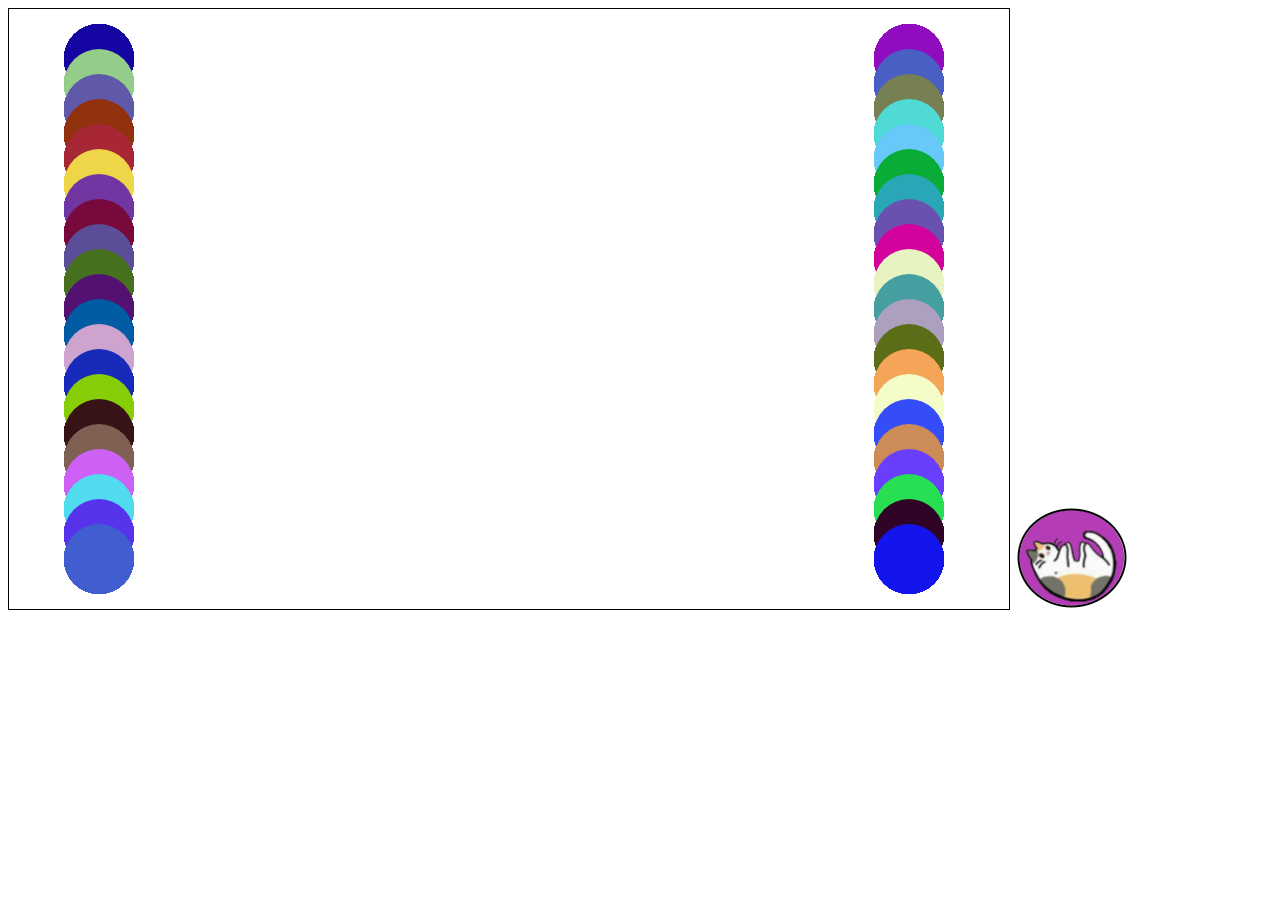
<file: index.html>
<!DOCTYPE html>
<html>

<head>
	<title></title>
</head>

<body>
	<div class="container">
		<canvas class="canvas" id="canvas" width="1000" height="600" style="border:1px solid"></canvas>
		<img id="source" src="img/GATITO.png"
			width="" height="">
	</div>

	<script src="./js/Figure.js"></script>
	<script src="./js/Ficha.js"></script>
	<script src="./js/main.js"></script>

</body>

</html>
</file>
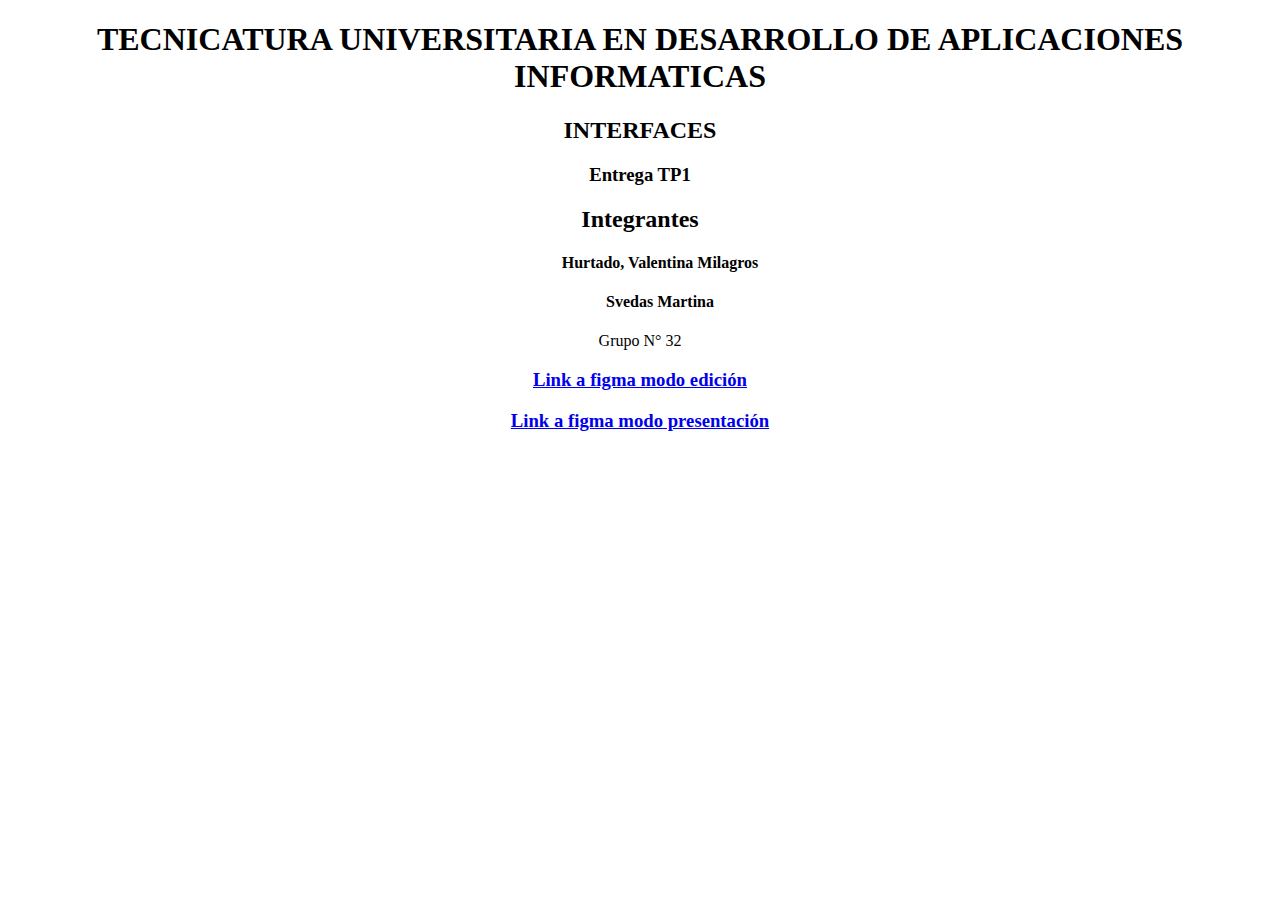
<file: tp1/index.html>
<!DOCTYPE html>
<html lang="en">
<head>
    <meta charset="UTF-8">
    <meta name="viewport" content="width=device-width, initial-scale=1.0">
    <title>Entregables</title>
    <link rel="stylesheet" href="./css/style.css">
</head>
<body>
    <div class="container">
        <div class="titulo">
            <h1>TECNICATURA UNIVERSITARIA EN DESARROLLO DE APLICACIONES INFORMATICAS</h1>
            <h2>INTERFACES</h2>
            <h3>Entrega TP1</h3>
        </div>
        <div class="integrantes">
            <h2>Integrantes</h2>
            <ul class="Nombre y Apellido">
                    <h4>Hurtado, Valentina Milagros</h4>        
                    <h4>Svedas Martina</h4>     
            </ul>
        </div>
        <div class="Grupo">
            <P> Grupo N° 32</P>
        </div>
        <div class="links">
            <a href="https://www.figma.com/file/jXjs5V58NButUtzQDYDYpb/Pagina-de-multijuegos?type=design&node-id=81%3A2&mode=design&t=toZeHRwepW7EzelF-1"> 
                <h3>Link a figma modo edición</h3></a>
            <a href="https://www.figma.com/proto/jXjs5V58NButUtzQDYDYpb/Pagina-de-multijuegos?type=design&node-id=595-8328&t=toZeHRwepW7EzelF-0&scaling=min-zoom&page-id=81%3A2&starting-point-node-id=82%3A3">
                <h3>Link a figma modo presentación</h3>
            </a>
        </div>
    </div>
</body>
</html>
</file>
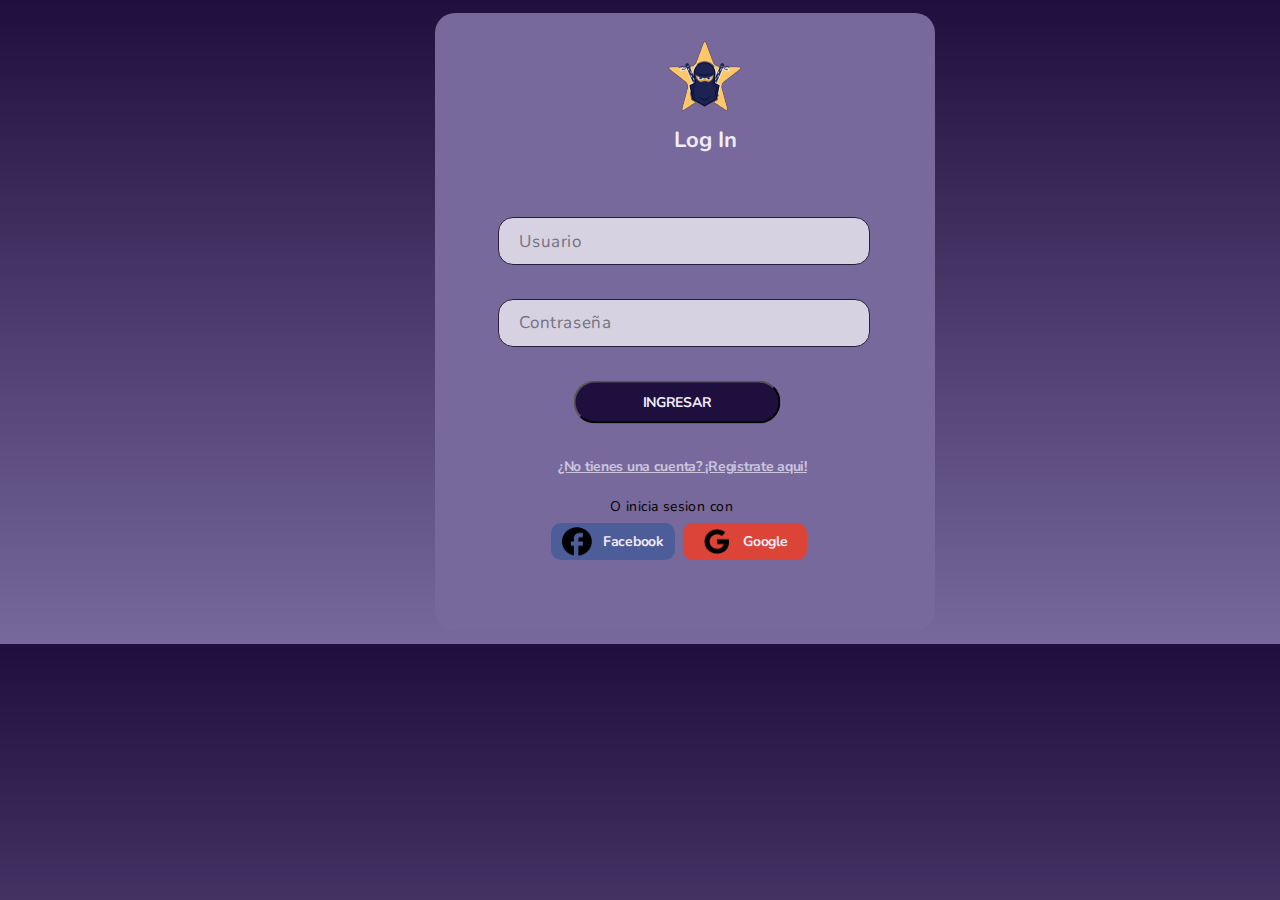
<file: tp2/index.html>
<!DOCTYPE html>
<html lang="en">
<head>
    <meta charset="UTF-8">
    <meta name="viewport" content="width=device-width, initial-scale=1.0">
    <title>Iniciar Sesion</title>
    <link rel="stylesheet" href="css/style.css">

</head>
<body class="bodyinicio">
  
    <div class="inicioCaja">
        <div class="logoInicio">
            <img src="img/Logo.png"></img>
            <h1>Log In</h1>
        </div>
        <form>
            <div class="infoSesion">
                <input type="text" name="usuario" placeholder="Usuario">
                <input type="password" name="contraseña" placeholder="Contraseña">
                <div class="button-container">
                    <button id="registrobtn">
                        <span>INGRESAR</span>
                        <div class="exito">
                            <svg xmlns:xlink="http://www.w3.org/1999/xlink" version="1.1"  viewBox="0 0 29.756 29.756" style="enable-background:new 0 0 29.756 29.756;" xml:space="preserve">
                                <path d="M29.049,5.009L28.19,4.151c-0.943-0.945-2.488-0.945-3.434,0L10.172,18.737l-5.175-5.173   c-0.943-0.944-2.489-0.944-3.432,0.001l-0.858,0.857c-0.943,0.944-0.943,2.489,0,3.433l7.744,7.752   c0.944,0.943,2.489,0.943,3.433,0L29.049,8.442C29.991,7.498,29.991,5.953,29.049,5.009z"/>
                             </svg>  
                        </div>
                    </button>
                </div>
                <a class="registrate" href="registro.html">¿No tienes una cuenta? ¡Registrate aqui!</a>
            <div class="redes">
                <p>O inicia sesion con</p>
                <div class="redesSociales">
                    <div class="cajaFacebook">
                        <img src="img/facebook.png">
                        <label for="facebook"> Facebook</label>
                    </div>
                    <div class="cajaGoogle">
                        <img src="img/google.png">
                        <label for="google"> Google</label>
                    </div>
                </div>
            </div>
            </div>
        </form>


  </div>
  <script  type="text/javascript" src="./js/button.js"></script>
  
</body>
</html>
</file>
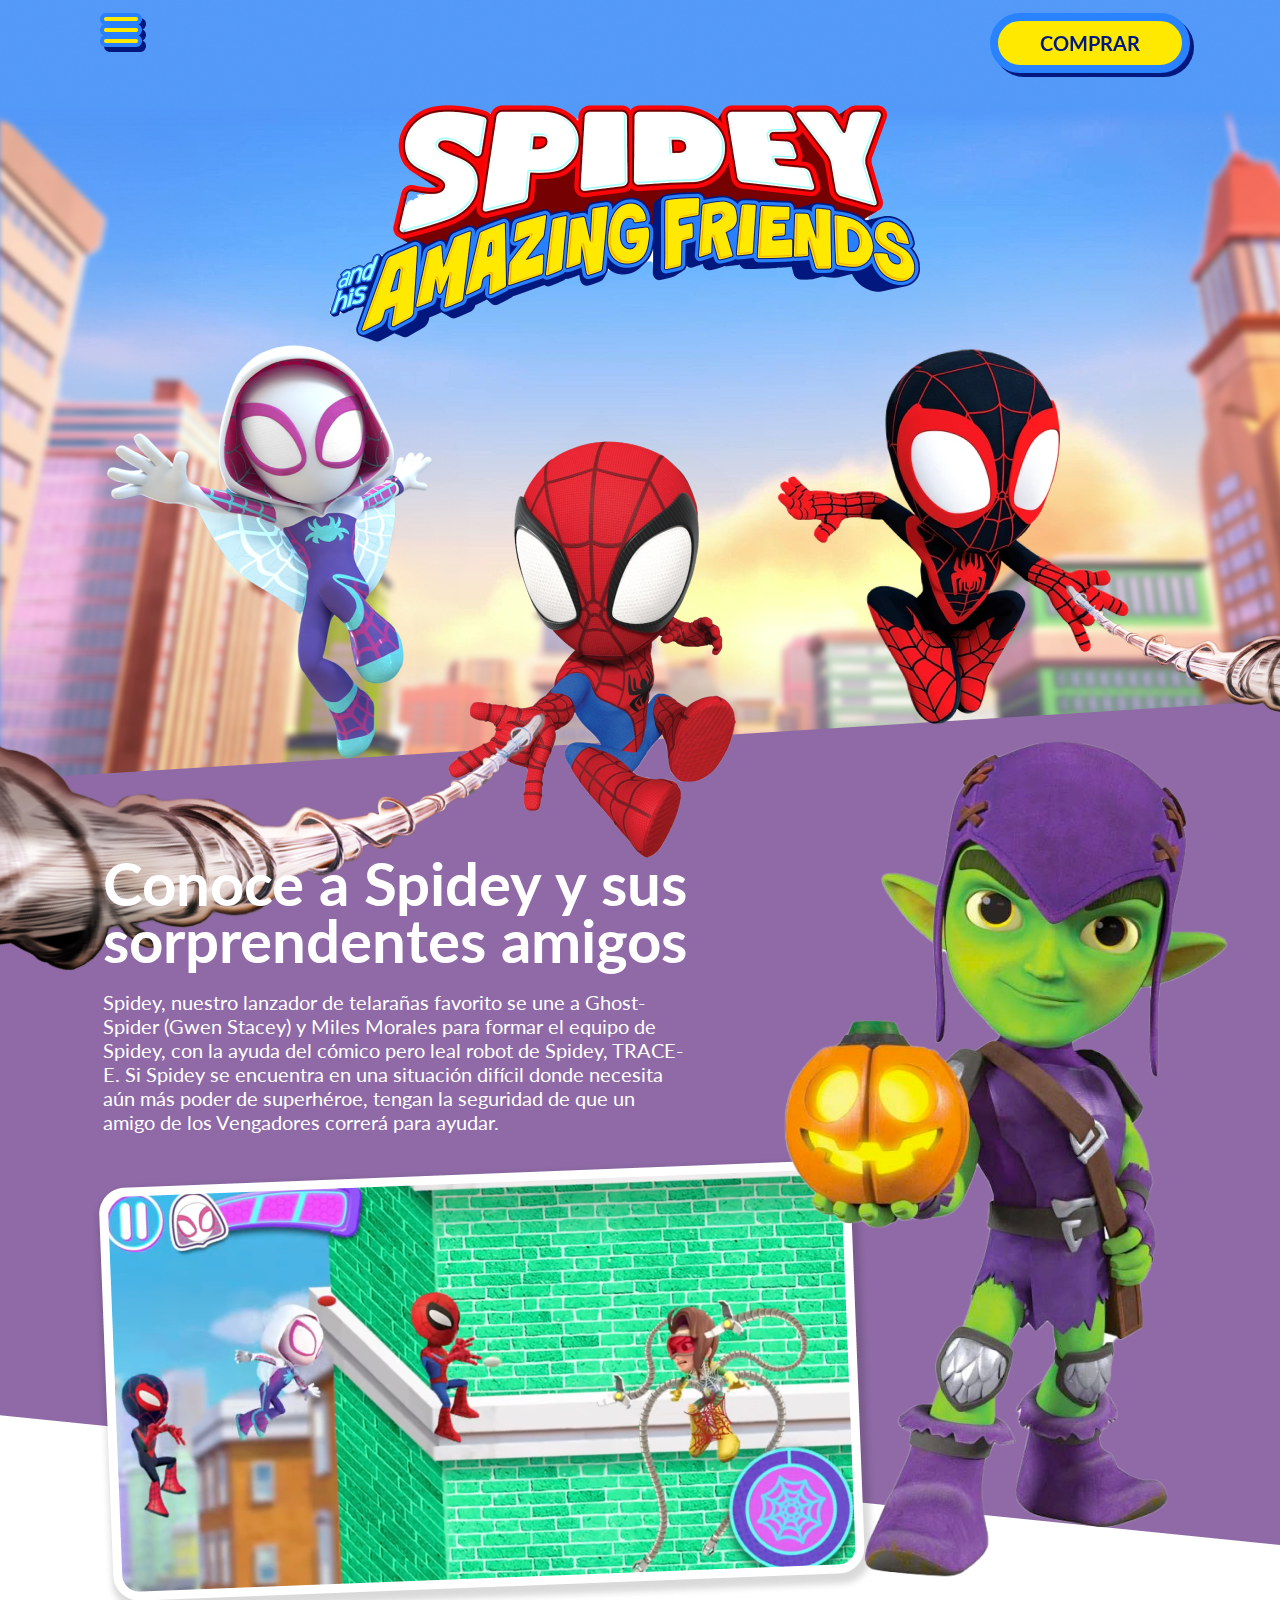
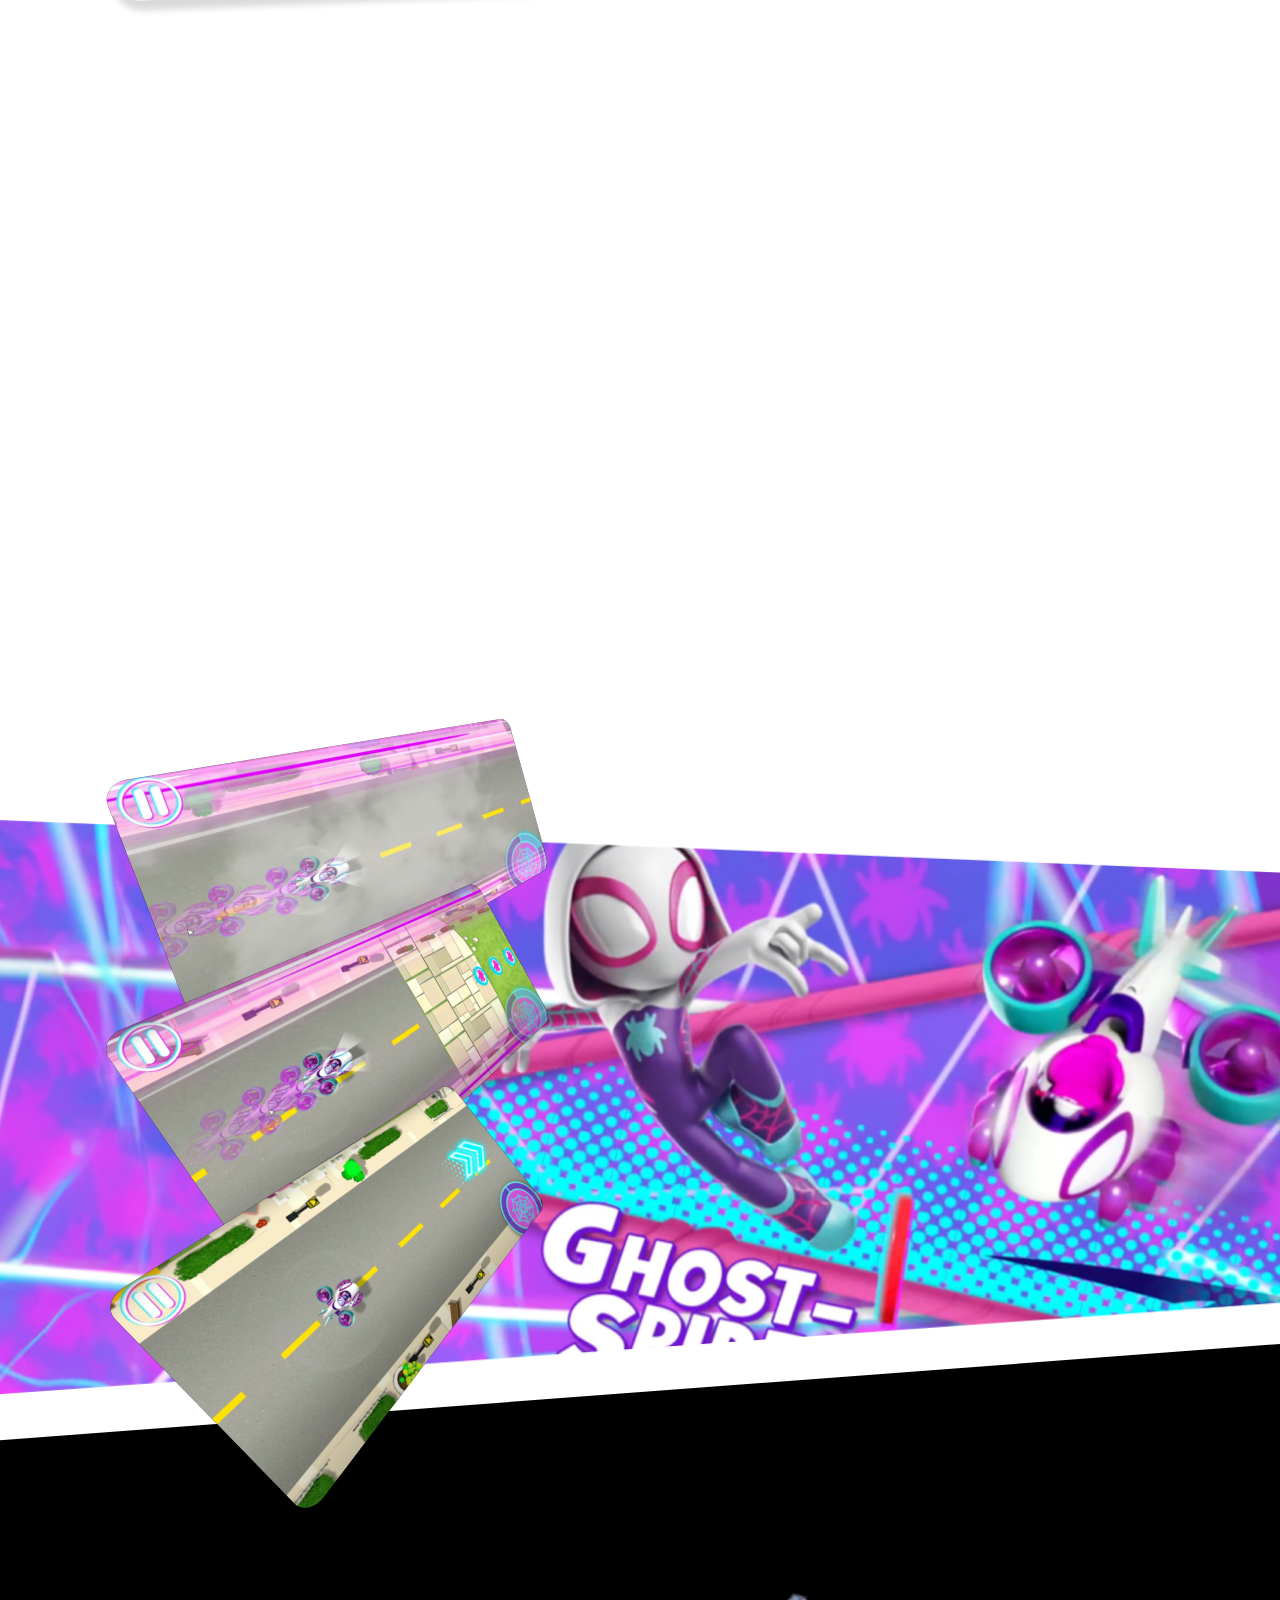
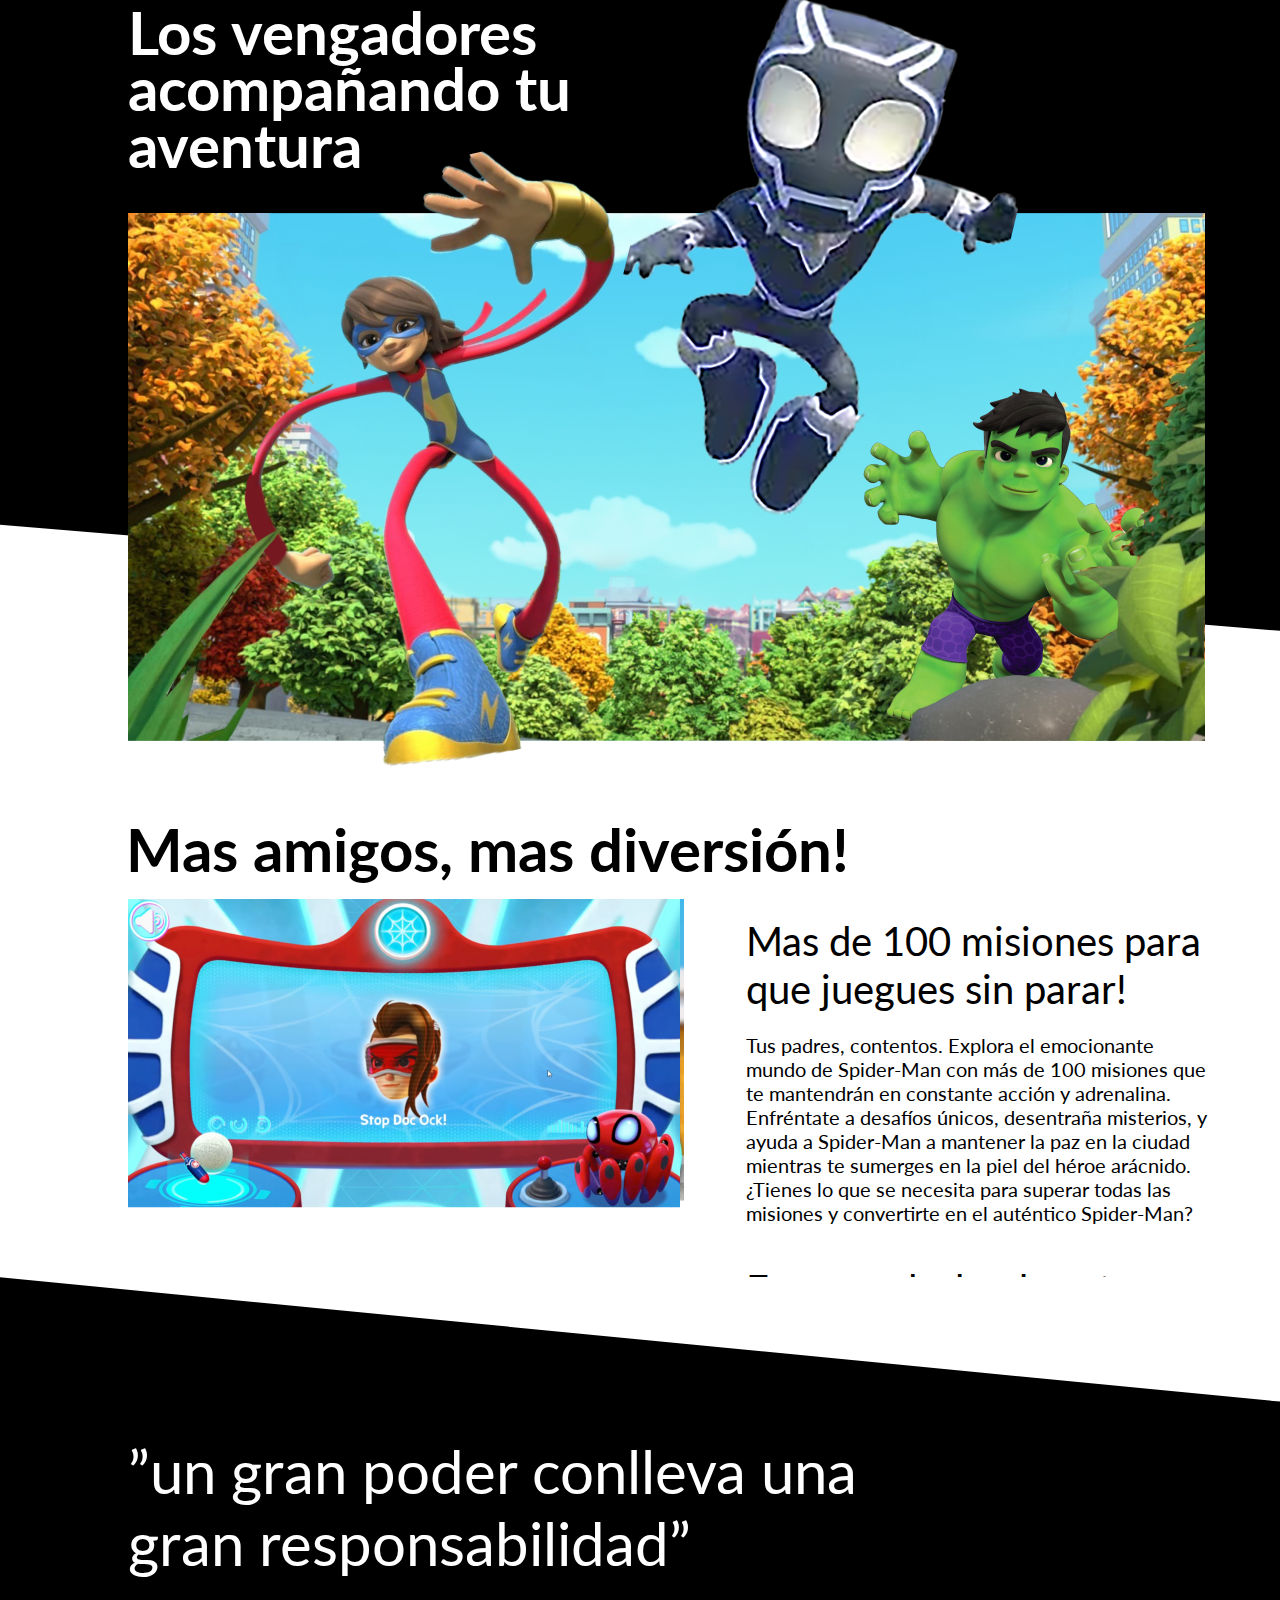
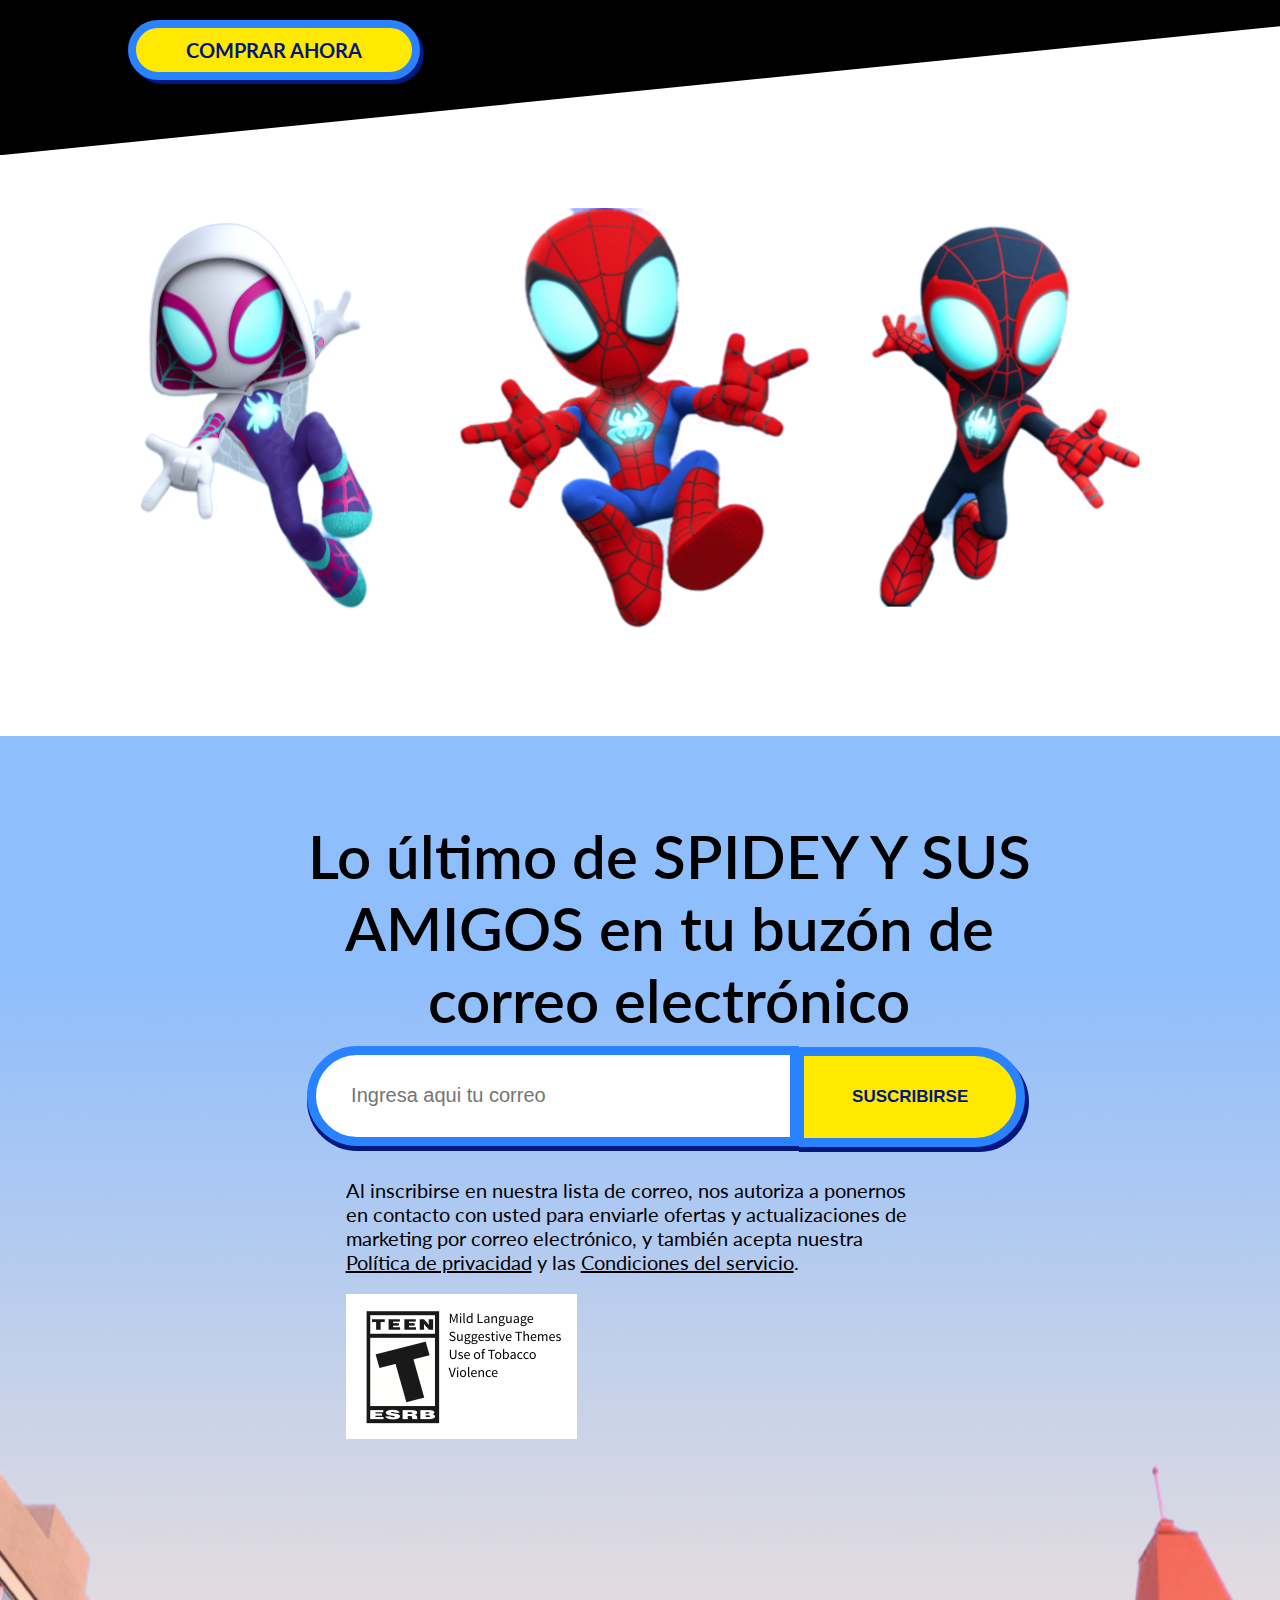
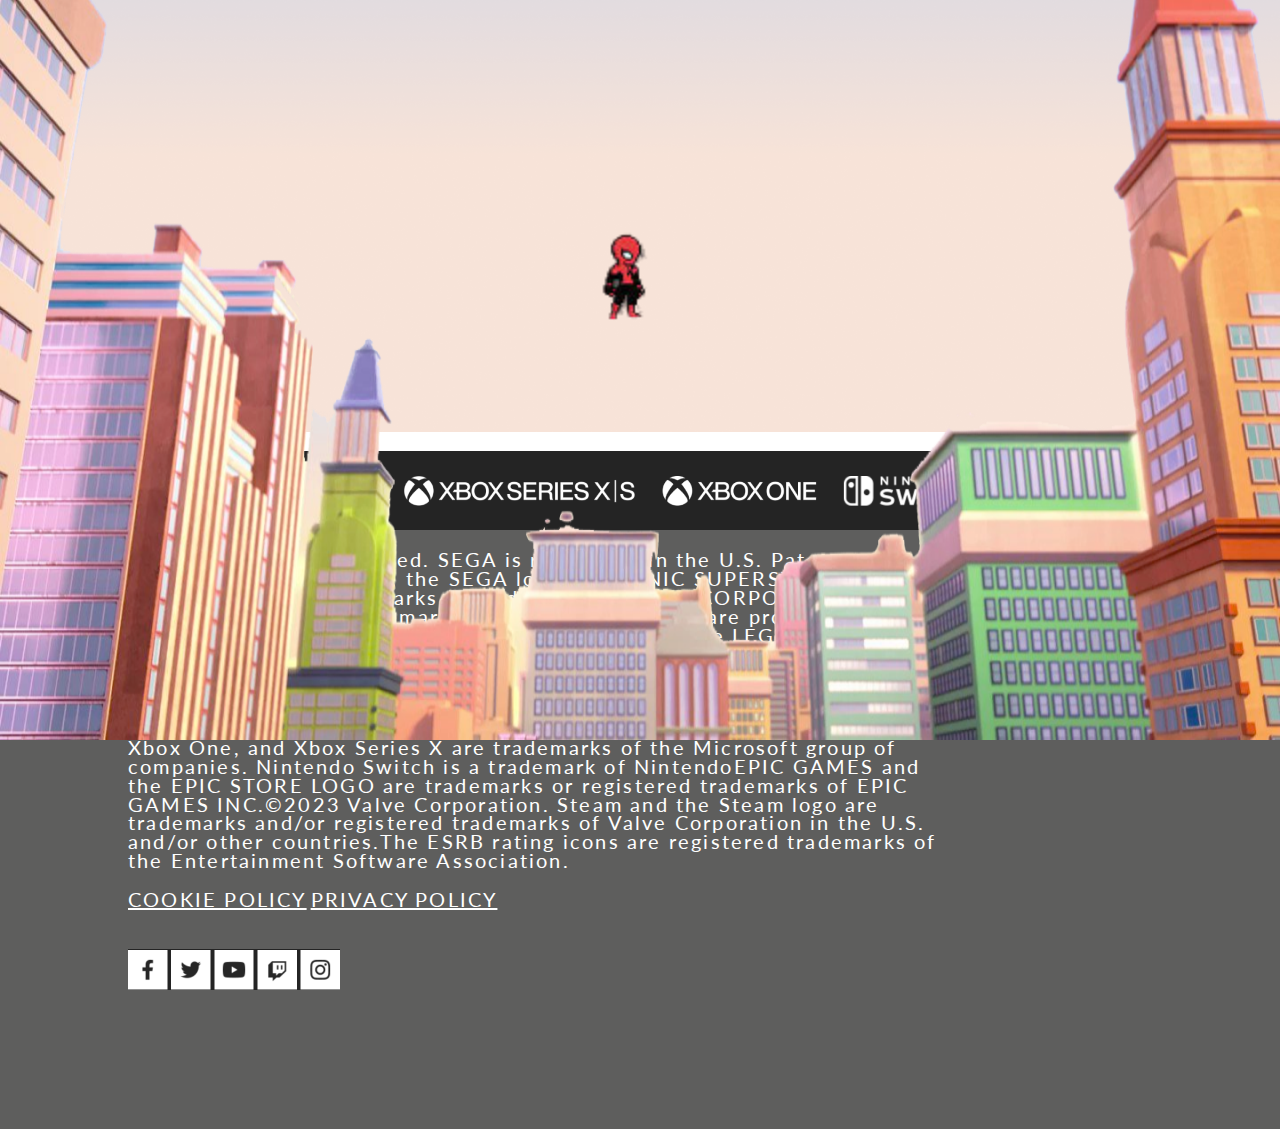
<file: tp4/index.html>
<!DOCTYPE html>
<html lang="en">
<head>
    <meta charset="UTF-8">
    <meta name="viewport" content="width=device-width, initial-scale=1.0">
    <title>Spiderman</title>
    <link rel="stylesheet" href="style.css">
</head>
<body>
    <div id="contenedor-loader">
        <div id="porcentaje">
        </div>
        <img class="loaderImg" src="imgs/loaderSpidey.png">
        <div class="preloader">
        </div>
    </div>
    <header>
        <img src="imgs/fondoSkyHeader.png" class="fondo" >
        <div class="btnsHeader">        
            <img class="btn_menu" src="imgs/menu_hamb.png">
            <button class="btn_comprar"><p>COMPRAR</p></button>
            <div  id="parallax1Layer8" data-speed="10">
                <img src="imgs/logo.png" class="logo">
                </div>
        </div>
    </header>
    <section class="inicio">
    <div class="parallax1">
        <div class="spidermanFondo">
            <div  id="parallax1Layer0" data-speed="13">
                <img src="imgs/cielo.png">
            </div>
            <div  id="parallax1Layer2" data-speed="20">
                <img  src="imgs/edifIzq.png" class="edifIzq">
                <img src="imgs/edifDer.png"class="edifDer">
            </div>
            <div id="parallax1Layer1" data-speed="20" >
                <img src="imgs/edifCentro.png">
            </div>
        </div>
        <div class="spidermanInicio">
            <div id="parallax1Layer3" data-speed="22">
                <img src="imgs/gwenstacy.png">
            </div>
            <div class="parallaxLayer" id="parallax1Layer4" data-speed="33">
                <img src="imgs/milesmorales1.png">
            </div>
            <div class="parallaxLayer" id="parallax1Layer5" data-speed="28">
                <img src="imgs/spiderman1.png">
            </div>
        </div>
            <div class="parallaxLayer"  id="parallax1Layer6" data-speed="33">
                <img src="imgs/telaarañaMiles1.png">
            </div>
            <div class="parallaxLayer" id="parallax1Layer7" data-speed="28">
                <img src="imgs/telaSpiderman1.png">
            </div>
    </div>
    </section>
    <section class="duendeVerde">
        <div class="conoceASpidey">
            <h1>Conoce a Spidey y sus sorprendentes amigos</h1>
            <p>Spidey, nuestro lanzador de telarañas favorito se une a Ghost-Spider (Gwen Stacey) 
        y Miles Morales para formar el equipo de Spidey, con la ayuda del cómico pero leal robot de Spidey, 
        TRACE-E. Si Spidey se encuentra en una situación difícil donde necesita aún más poder de superhéroe, 
        tengan la seguridad de que un amigo de los Vengadores correrá para ayudar.
            </p>
        </div>
        <div class="parallaxLayer" id="parallax1Layerduende" data-speed="-10">
            <img src="imgs/duendeVerde.png" >
         </div>
        <img src="imgs/Rectangle 8.png" class="rectangulo">
        <img src="imgs/juegoDunde.png" class="juegoDuende">
    </section>
    <section class="juegoSpiderman">
        <div class="cardsJuegoSM peterParkerJugando">
            <img src="imgs/spideyJugando.png">
            <p>
                Peter Parker, un joven huérfano neoyorquino que adquiere superpoderes después de ser mordido por una 
                araña radiactiva,​ y cuya ideología como héroe se ve reflejada primordialmente en la expresión 
                ”un gran poder conlleva una gran responsabilidad”.
            </p>
        </div>
        <div class="cardsJuegoSM milesMoralesJugando"> 
            <img src="imgs/milesJugando.png">
            <p>
                Tras la muerte de Peter Parker, es quien toma la identidad de Spider-Man. La elección del presidente 
                Barack Obama en enero de 2009, fue una fuente de inspiración para el cambio de etnicidad de Spider-Man.
            </p>
        </div>
        <div class="cardsJuegoSM gwenStacyJugando">
            <img src="imgs/gwenJugando.png">
            <p>
            El personaje es una variante de El Hombre Araña, una versión de universo alternativo de Gwen Stacy. 
            Ella reside en la "Tierra-65", donde, en lugar de Peter Benjamin Parker, Gwen Stacy fue mordida por la Araña 
            Radiactiva
            </p>
        </div>
    </section>

    <section class="seccionGwenStacy">
        <img class="fondoSeccionGS" src="imgs/cardGwen.png" data-speed="0.2"> 
        <div class="cardsGS">
            <img class="cardGS1 parallax-elementGS" src="imgs/cardGwen1.png" data-speed="6">
            <img class="cardGS2 parallax-elementGS" src="imgs/cardGwen2.png" data-speed="6">
            <img class="cardGS3 parallax-elementGS" src="imgs/cardGwen3.png" data-speed="6">
        </div>
    </section>
    <section class="seccionVengadores">
        <div class="fondoSeccionVengadores"></div>
        <h1>Los vengadores acompañando tu aventura</h1>
        <div class="parallax2Container">
            <img class="fondoFtVengadores" src="imgs/fondo0Parallax2.png">
            <img class="fondoFtVengadores1" src="imgs/fondo1Parallax2.png">
            <img class="fondoFtVengadores2" src="imgs/fondo2Parallax2.png">
            <img class="parallax2Layer"  id="panteraNegra" src="imgs/panteraNegra.png">
            <img class="parallax2Layer"  id="piernasLargas" src="imgs/piernasLargas.png">
            <img class="parallax2Layer"  id="hulk" src="imgs/hulk.png">
        </div>
    </section>

    <section class="masAmigos">
        <h1>Mas amigos, mas diversión!</h1>
        <div class="scroll">
            <div class="masAmigosImg" id="imageContainer">
                <span class="img" id="img1">
                    <img src="imgs/Juego1.png">
                </span>
                <span class="img" id="img2">
                    <img src="imgs/Juego2.png">
                </span>
                <span class="img" id="img3">
                    <img src="imgs/Juego3.png">
                </span>
                <span class="img" id="img4">
                    <img src="imgs/Juego4.png">
                </span>
            </div>
    
            <div class="masAmigosTexto" id="textContainer">
                <span class="text" id="text1">
                    <h3>Mas de 100 misiones para que juegues sin parar!</h3>
                    <p>
                        Tus padres, contentos. Explora el emocionante mundo de Spider-Man con más de 100 misiones que te 
                        mantendrán en constante acción y adrenalina. Enfréntate a desafíos únicos, desentraña misterios, y ayuda
                         a Spider-Man a mantener la paz en la ciudad mientras te sumerges en la piel del héroe arácnido. 
                         ¿Tienes lo que se necesita para superar todas las misiones y convertirte en el auténtico Spider-Man?
                    </p>
                </span>
                <span  class="text" id="text2">
                    <h3>Escenas deslumbrantes que te sorprenderán</h3>
                    <p>
                        Sumérgete en un universo de maravillas visuales con 'Spider-Man: [nombre del juego]'. 
                        Nuestro juego te llevará a través de escenas deslumbrantes que te dejarán sin aliento. 
                        Desde los rascacielos de Nueva York hasta los intrincados detalles de la vida de Peter Parker, 
                        cada rincón de este mundo te sorprenderá. Prepárate para una experiencia única que desafiará tus 
                        expectativas y te transportará a un asombroso viaje con el Hombre Araña.
                    </p>
                </span>
                <span class="text" id="text3">
                    <h3>Cada misión te dará puntos que no sirven para nada! </h3>
                    <p>
                        Cada misión es una oportunidad para vivir la emocionante vida del Hombre Araña, y aunque los puntos 
                        que ganarás no tengan un propósito específico, la verdadera recompensa está en la diversión y la 
                        inmersión que experimentarás en cada desafío. No necesitas acumular puntos para sentirte como un 
                        auténtico superhéroe, ya que la adrenalina de salvar la ciudad y la emoción de las acrobacias en el aire 
                        son más que suficientes. ¡Así que prepárate para sumergirte en la acción y la aventura, sin preocuparte 
                        por los puntos, y vive la experiencia definitiva de Spider-Man!
                    </p>
                </span>
                <span class="text" id="text4">
                    <h3>Derrota a los villanos y diviértete</h3>
                    <p>
                        la diversión está asegurada mientras te enfrentas a los infames villanos de la ciudad de Nueva York. 
                        Enfréntate a desafíos épicos, combate a tus enemigos más temibles y disfruta de una experiencia llena de 
                        acción y emoción. Cada encuentro con los villanos te sumergirá en una batalla trepidante y te llevará más 
                        cerca de convertirte en el auténtico Hombre Araña. Así que, ¿estás listo para derrotar a los villanos y 
                        sumergirte en la aventura definitiva de Spider-Man?"
                    </p>
                </span>
            </div>
        </div>
    </section>

    <section class="comprarAhora">
        <div class="fondoComprarAhora"></div>
        <h1>”un gran poder conlleva una gran responsabilidad”</h1>
        <button class="btn_comprarAhora"><p>COMPRAR AHORA</p></button>
        <div class="spiderVariants">
            <div id="borde1" class="borde"></div>
            <div id="borde2" class="borde"></div>
            <div class="fondoVariant">
            </div>        
            <img class="ftSpiderVariants " id="variantGwen" src="imgs/variantGwen.png" alt="">   
            <img class="ftSpiderVariants " id="variantPeter" src="imgs/variantPeter.png" alt="">
            <img class="ftSpiderVariants " id="variantMiles" src="imgs/variantMiles.png" alt="">
        </div>
    </section>
    <section class="prefooter">
        <div class="imgPrefooter">
            <img class="fondoPrefooter" src="imgs/fondoPrefooter.png" alt="">
            <img class="edificiosPrefooter" src="imgs/edifPrefooter.png" alt="">
        </div>
        <h1>Lo último de SPIDEY Y SUS AMIGOS en tu buzón de correo electrónico</h1>
        <div class="inputSuscribirse">
            <input type="email" placeholder="Ingresa aqui tu correo">
            <button><p>SUSCRIBIRSE</p></button>
        </div>
        <p class="textPrefooter">Al inscribirse en nuestra lista de correo, nos autoriza a ponernos en contacto con usted para enviarle 
            ofertas y actualizaciones de marketing por correo electrónico, y también acepta nuestra 
            <span>Política de privacidad</span> y las <span>Condiciones del servicio</span>.
        </p>
        <img class="imgWarning" src="imgs/warning.png" alt="">
        <div class="sprite"></div>
    </section>

    <footer>
        <div class="ft1footer">
            <img src="imgs/ft1footer.png" alt="">
        </div>
        <p>
            ©SEGA. All rights reserved. SEGA is registered in the U.S. Patent and Trademark Office. SEGA, 
            the SEGA logo and SONIC SUPERSTARS are either registered trademarks or trademarks of SEGA 
            CORPORATION or its affiliates. All other trademarks, logos and copyrights are property of their 
            respective owners.©2023 The LEGO Group. LEGO, the LEGO logo, the Minifigure, and the Brick and Knob 
            configurations are trademarks and/or copyrights of the LEGO Group. All other marks and trademarks are 
            the property of their respective owners. All rights reserved."PS", "PS5" and "PS4" are registered 
            trademarks or trademarks of Sony Interactive Entertainment Inc.Microsoft, the Xbox Sphere mark, 
            the Series X logo, Xbox One, and Xbox Series X are trademarks of the Microsoft group of companies.
            Nintendo Switch is a trademark of NintendoEPIC GAMES and the EPIC STORE LOGO are trademarks or registered 
            trademarks of EPIC GAMES INC.©2023 Valve Corporation. Steam and the Steam logo are trademarks and/or 
            registered trademarks of Valve Corporation in the U.S. and/or other countries.The ESRB rating icons 
            are registered trademarks of the Entertainment Software Association.
        </p>
        <div class="linksFooter">
            <a
            href="https://privacy.sega.com/en/sega-cookie-policy"
            target="_blank"
            rel="noopener noreferrer">COOKIE POLICY</a>
            <a
            href="https://privacy.sega.com/sega-of-america-inc-privacy-policy"
            target="_blank"
            rel="noopener noreferrer">PRIVACY POLICY</a>
        </div>
        
        <img class="ft2footer" src="imgs/ft2footer.png" alt="">
    </footer>

    <script src="js/parallax.js"></script>
    <script src="js/header.js"></script>
    <script src="js/cards.js"></script>
    <script src="js/masAmigos.js"></script>
    <script src="js/parallaxSeccionGS.js"></script>
    <script src="js/parallaxVengadores.js"></script>
    <script src="js/loader.js"></script>
    <script src="js/spiderVariant.js"></script>



</body>
</html>
</file>
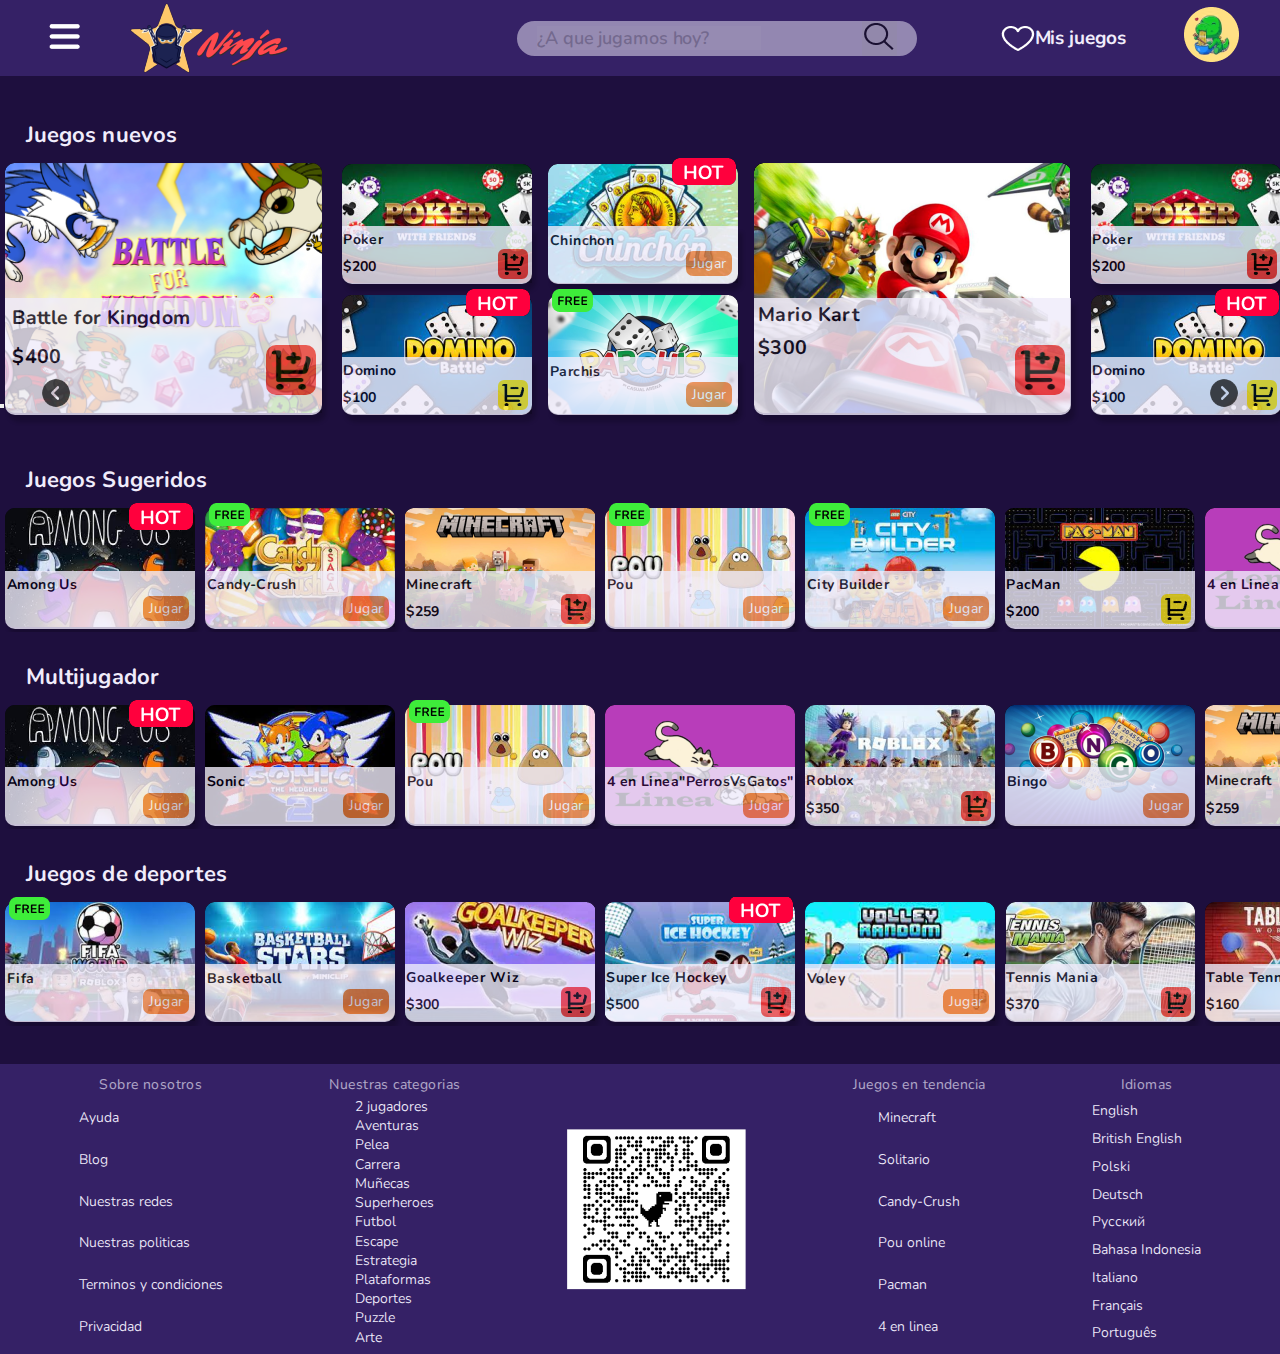
<file: tp2/home.html>
<!DOCTYPE html>
<html lang="en">
<head>
    <meta charset="UTF-8">
    <meta http-equiv="X-UA-Compatible" content="IE=edge">
    <meta name="viewport" content="width=device-width, initial-scale=1.0">
    <title>NinjaGames</title>
    <link rel="stylesheet" href="css/style.css">
</head>
<body>
    <div id="contenedor-loader">
        <div id="porcentaje">
        </div>
        <div class="loader">
        </div>
    </div>
    <header>
        <nav class="nav__container">
            <label for="menuJuegos"  class="nav_labelJuegos">
                <img src="img/iconomenu.png">
            </label>
            <input type="checkbox" id="menuJuegos" class="checkbox">
            <div class="nav_menuJuegos">
                <ul >
                    <li><a href="home.html" class="nav_itemJuegos">Inicio</a></li>
                    <li><a href="#" class="nav_itemJuegos">Nuevos</a></li>
                    <li><a href="#" class="nav_itemJuegos">Tendencia</a></li>
                    <li><a href="#" class="nav_itemJuegos">Actualizados</a></li>
                    <hr class="division_itemJuegos">
                    <li><a href="#" class="nav_itemJuegos">Multijugador</a></li>
                    <li><a href="#" class="nav_itemJuegos">Aventura</a></li>
                    <li><a href="#" class="nav_itemJuegos">Pelea</a></li>
                    <li><a href="#" class="nav_itemJuegos">Carrera</a></li>
                    <li><a href="#" class="nav_itemJuegos">Muñecas</a></li>
                    <li><a href="#" class="nav_itemJuegos">Superheroes</a></li>
                    <li><a href="#" class="nav_itemJuegos">Futbol</a></li>
                    <li><a href="#" class="nav_itemJuegos">Escape</a></li>
                    <li><a href="#" class="nav_itemJuegos">Estrategia</a></li>
                    <li><a href="#" class="nav_itemJuegos">Plataformas</a></li>
                    <li><a href="#" class="nav_itemJuegos">Deportes</a></li>
                    <li><a href="#" class="nav_itemJuegos">Puzzle</a></li>
                    <li><a href="#" class="nav_itemJuegos">Arte</a></li>
                </div>
                </ul>
        </nav> 

        <a class="linkahome" href="home.html"><div class="logo">
            <img class="logodib" src="img/Logo.png">
            <img class="logoname" src="img/logonombre.png">
        </div></a>

        <div class="buscador">
            <input class="inputbuscador" type="text" name="busqueda" placeholder="¿A que jugamos hoy?">
            <button class="btnbusqueda"><img src="img/iconosearch.png"></button>
        </div>

        <div class="seccionmisjuegos">
            <img class="corazon" src="img/corazon.png">
            <h2 class="misjuegos">Mis juegos</h2>
        </div>
        
        <nav class="nav_usuario"> 
            <label for="menuUsuario" class="nav_labelUsuarios">
                <img src="img/ftusuario.png">
            </label>   
                <input type="checkbox" id="menuUsuario" class="checkbox">
            <div class="nav_menuUsuario">
                <div class="datosUsuario">
                    <img src="img/ftusuario.png">
                    <h2 class="nombreUsuario">Nombre del Usuario</h2>
                </div>
                    <p>emailusuario@gmail.com</p>
                <hr class="division_itemUsuarios">
                <div class="itemsUsuarios">
                    <ul>
                        <li>
                            <img src="img/heroicons_user.png">
                            <a href="#" class="nav_itemUsuario">Perfil</a>
                        </li>
                        <li>
                        <img src="img/mdi_cart-outline.png">
                            <a href="#" class="nav_itemUsuario">Mi Carrito</a>
                                                    </li>
                        <li>
                            <img src="img/grommet-icons_configure.png">
                            <a href="#" class="nav_itemUsuario">Configuracion</a>
                        </li>
                        <li>
                            <img src="img/ion_log-out-outline.png">
                            <a href="index.html" class="nav_itemUsuario">Cerrar sesion</a>
                        </li>
                    </ul>
                </div>
                <div class="itemsRedesSociales">
                    <img src="img/mdi_instagram.png">
                    <img src="img/mdi_youtube.png">
                    <img src="img/Vector (1).png">
                    <img src="img/Vector (2).png">
                    <img src="img/Vector.png">

                </div>
            </div>
        </nav>
    </header>
    <section class="body_container">
        <div class="carruselGrande">
            <h1>Juegos nuevos</h1>
            <ul class="carruselUl" id="carrusel">
            <li class="carruselLi">
                <div class="cardGrande">
                    <img src="img/cards/CarruselGrande/BattleForKingdom.png">
                    <div class="infocard">
                        <div class="infocardtxt">
                            <p class="txtCardGrande">Battle for Kingdom</p>
                            <p class="txtCardGrande">$400</p>
                        </div>
                        <img class="carrito" src="img/carrito.png">
                    </div>    
                </div>
            </li>
            <li class="carruselLi">
                <div class="cajaCard">
                    <div class="cardChica">
                        <img class="p" src="img/cards/CarruselGrande/Poker.png">
                        <div class="infocard">
                            <div class="infocardtxt">
                                <p class="txtCardChica">Poker</p>
                                <p class="txtCardChica">$200</p>
                            </div>
                            <img class="carrito" src="img/carrito.png">
                        </div>
                    </div>
                    <div class="cardChica">
                        <img class="p" src="img/cards/CarruselGrande/Chinchon.png">
                        <img class="etiquetaTendencia" src="img/Tendencia.png">
                        <div class="infocard">
                            <p class="txtCardChica">Chinchon</p>
                            <button class="btnJugar"><p>Jugar</p></button>
                        </div>
                    </div>
                    <div class="cardChica">
                        <img class="p" src="img/cards/CarruselGrande/domino.png">
                        <img class="etiquetaTendencia" src="img/Tendencia.png">
                        <div class="infocard">
                            <div class="infocardtxt">
                                <p class="txtCardChica">Domino</p>
                                <p class="txtCardChica">$100</p>
                            </div>
                            <img class="agregado" src="img/agregado.png">
                        </div>
                    </div>
                    <div class="cardChica">
                        <img class="p" src="img/cards/CarruselGrande/parchis.png">
                        <img class="etiquetaGratis" src="img/Gratis.png">
                        <div class="infocard">
                            <p class="txtCardChica">Parchis</p>
                            <button class="btnJugar"><p>Jugar</p></button>
                        </div>
                    </div>
                </div>
            </li>
            <li class="carruselLi">
            <div class="cardGrande">
                <img src="img/cards/CarruselGrande/MarioKart.png">
                <div class="infocard">
                    <div class="infocardtxt">
                    <p class="txtCardGrande">Mario Kart</p>
                    <p class="txtCardGrande">$300</p>
                    </div>
                    <img class="carrito" src="img/carrito.png">
                </div> 
            </div>
            </li>
            <li class="carruselLi">
                <div class="cajaCard">
                    <div class="cardChica">
                        <img class="p" src="img/cards/CarruselGrande/Poker.png">
                        <div class="infocard">
                            <div class="infocardtxt">
                                <p class="txtCardChica">Poker</p>
                                <p class="txtCardChica">$200</p>
                            </div>
                            <img class="carrito" src="img/carrito.png">
                        </div>
                    </div>
                    <div class="cardChica">
                        <img class="p" src="img/cards/CarruselGrande/Chinchon.png">
                        <img class="etiquetaTendencia" src="img/Tendencia.png">
                        <div class="infocard">
                            <p class="txtCardChica">Chinchon</p>
                            <button class="btnJugar"><p>Jugar</p></button>
                        </div>
                    </div>
                    <div class="cardChica">
                        <img class="p" src="img/cards/CarruselGrande/domino.png">
                        <img class="etiquetaTendencia" src="img/Tendencia.png">
                        <div class="infocard">
                            <div class="infocardtxt">
                                <p class="txtCardChica">Domino</p>
                                <p class="txtCardChica">$100</p>
                            </div>
                            <img class="agregado" src="img/agregado.png">
                        </div>
                    </div>
                    <div class="cardChica">
                        <img class="p" src="img/cards/CarruselGrande/parchis.png">
                        <img class="etiquetaGratis" src="img/Gratis.png">
                        <div class="infocard">
                            <p class="txtCardChica">Parchis</p>
                            <button class="btnJugar"><p>Jugar</p></button>
                        </div>
                    </div>
                </div>
            </li>
            <li class="carruselLi">
                <div class="cardGrande">
                <img src="img/cards//CarruselGrande/BattleForKingdom.png">
                <div class="infocard">
                    <div class="infocardtxt">
                    <p class="txtCardGrande">Battle for Kingdom</p>
                    <p class="txtCardGrande">$400</p>
                    </div>
                    <img class="carrito" src="img/carrito.png">
                </div>
                </div>
            </li>
            <li class="carruselLi">
                <div class="cajaCard">
                    <div class="cardChica">
                        <img class="p" src="img/cards/CarruselGrande/Poker.png">
                        <div class="infocard">
                            <div class="infocardtxt">
                                <p class="txtCardChica">Poker</p>
                                <p class="txtCardChica">$200</p>
                            </div>
                            <img class="carrito" src="img/carrito.png">
                        </div>
                    </div>
                    <div class="cardChica">
                        <img class="p" src="img/cards/CarruselGrande/Chinchon.png">
                        <img class="etiquetaTendencia" src="img/Tendencia.png">
                        <div class="infocard">
                            <p class="txtCardChica">Chinchon</p>
                            <button class="btnJugar"><p>Jugar</p></button>
                        </div>
                    </div>
                    <div class="cardChica">
                        <img class="p" src="img/cards/CarruselGrande/domino.png">
                        <img class="etiquetaTendencia" src="img/Tendencia.png">
                        <div class="infocard">
                            <div class="infocardtxt">
                                <p class="txtCardChica">Domino</p>
                                <p class="txtCardChica">$100</p>
                            </div>
                            <img class="agregado" src="img/agregado.png">
                        </div>
                    </div>
                    <div class="cardChica">
                        <img class="p" src="img/cards/CarruselGrande/parchis.png">
                        <img class="etiquetaGratis" src="img/Gratis.png">
                        <div class="infocard">
                            <p class="txtCardChica">Parchis</p>
                            <button class="btnJugar"><p>Jugar</p></button>
                        </div>
                    </div>
                </div>
            </li>
            <li class="carruselLi">
                <div class="cardGrande">
                    <img src="img/cards/CarruselGrande/MarioKart.png">
                    <div class="infocard">
                        <div class="infocardtxt">
                        <p class="txtCardGrande">Mario Kart</p>
                        <p class="txtCardGrande">$300</p>
                        </div>
                        <img class="carrito" src="img/carrito.png">
                    </div> 
                </div>
                </li>
                
            </ul>
            <section class="btncarrusel">
                    <button class="buttom-next" id="button-next" >
                         <img class="btnright" src="img/right.png">
                    </button>
                 
                    <button class="buttom-prev" id="button-prev" >
                        <img class="btnleft" src="img/left.png">
                    </button>
                </section>
        </div>

        <div class="carruselJuegosSugeridos">
            <h1 >Juegos Sugeridos</h1>
            <ul class="carruselUl">
                <li class="carruselLi">
                    <div class="cardChica">
                        <img class="p" src="img/cards/CarruselJuegos/AmongUs.png">
                        <img class="etiquetaTendencia" src="img/Tendencia.png">
                        <div class="infocard">
                            <p class="txtCardChica">Among Us</p>
                            <button class="btnJugar"><p>Jugar</p></button>
                        </div>
                    </div>
                </li>
                <li class="carruselLi">
                    <div class="cardChica">
                    <img src="img/cards/CarruselJuegos/candycrush.png">
                    <img class="etiquetaGratis" src="img/Gratis.png">
                    <div class="infocard">
                        <p class="txtCardChica">Candy-Crush</p>
                        <button class="btnJugar"><p>Jugar</p></button>
                    </div>
                    </div>                    
                </li>
                <li class="carruselLi">
                    <div class="cardChica">
                        <img src="img/cards/CarruselJuegos/minecraft.png">
                        <div class="infocard">
                            <div class="infocardtxt">
                                <p class="txtCardChica">Minecraft</p>
                                <p class="txtCardChica">$259</p>
                            </div>
                            <img class="carrito" src="img/carrito.png">
                        </div>
                    </div>
                </li>
                <li class="carruselLi">
                    <div class="cardChica">
                    <img src="img/cards/CarruselJuegos/Pou.png">
                    <img class="etiquetaGratis" src="img/Gratis.png">
                    <div class="infocard">
                        <p class="txtCardChica">Pou</p>
                        <button class="btnJugar"><p>Jugar</p></button>
                    </div>
                    </div>                    
                </li>
                <li class="carruselLi">
                    <div class="cardChica">
                    <img src="img/cards/CarruselJuegos/CityBuilder.png">
                    <img class="etiquetaGratis" src="img/Gratis.png">
                    <div class="infocard">
                        <p class="txtCardChica">City Builder</p>
                        <button class="btnJugar"><p>Jugar</p></button>
                    </div>
                    </div>                    
                </li>
                <li class="carruselLi">
                    <div class="cardChica">
                        <img src="img/cards/CarruselJuegos/PacMan.png">
                        <div class="infocard">
                            <div class="infocardtxt">
                                <p class="txtCardChica">PacMan</p>
                                <p class="txtCardChica">$200</p>
                            </div>
                            <img class="agregado" src="img/agregado.png">
                        </div>
                    </div>
                </li>          
                <li class="carruselLi">
                    <div class="cardChica">
                    <img src="img/cards/CarruselJuegos/4enLinePvsG.png">
                    <div class="infocard">
                        <p class="txtCardChica">4 en Linea "PerrosVsGatos"</p>
                        <a href="juego.html" class="linkajuego"><button class="btnJugar"><p>Jugar</p></button></a>
                    </div>
                    </div>                    
                </li>
                <li class="carruselLi">
                    <div class="cardChica">
                        <img src="img/cards/CarruselJuegos/roblox.png">
                        <div class="infocard">
                            <div class="infocardtxt">
                                <p class="txtCardChica">Roblox</p>
                                <p class="txtCardChica">$350</p>
                            </div>
                            <img class="carrito" src="img/carrito.png">
                        </div>
                    </div>
                </li>
                <li class="carruselLi">
                    <div class="cardChica">
                    <img src="img/cards/CarruselJuegos/bingo.png">
                    <div class="infocard">
                        <p class="txtCardChica">Bingo</p>
                        <button class="btnJugar"><p>Jugar</p></button>
                    </div>
                    </div>                    
                </li>
            </ul>
        </div>

        <div class="carruselMultijugador">
            <h1 >Multijugador</h1>
            <ul class="carruselUl">
                <li class="carruselLi">
                    <div class="cardChica">
                        <img class="p" src="img/cards/CarruselJuegos/AmongUs.png">
                        <img class="etiquetaTendencia" src="img/Tendencia.png">
                        <div class="infocard">
                            <p class="txtCardChica">Among Us</p>
                            <button class="btnJugar"><p>Jugar</p></button>
                        </div>
                    </div>
                </li>
                <li class="carruselLi">
                    <div class="cardChica">
                    <img src="img/cards/CarruselJuegos/sonic.png">
                    <div class="infocard">
                        <p class="txtCardChica">Sonic</p>
                        <button class="btnJugar"><p>Jugar</p></button>
                    </div>
                    </div>                    
                </li>
                <li class="carruselLi">
                    <div class="cardChica">
                    <img src="img/cards/CarruselJuegos/Pou.png">
                    <img class="etiquetaGratis" src="img/Gratis.png">
                    <div class="infocard">
                        <p class="txtCardChica">Pou</p>
                        <button class="btnJugar"><p>Jugar</p></button>
                    </div>
                    </div>                    
                </li>
                <li class="carruselLi">
                    <div class="cardChica">
                    <img src="img/cards/CarruselJuegos/4enLinePvsG.png">
                    <div class="infocard">
                        <p class="txtCardChica">4 en Linea"PerrosVsGatos"</p>
                        <a href="juego.html" class="linkajuego"><button class="btnJugar"><p>Jugar</p></button></a>
                    </div>
                    </div>                    
                </li>
                <li class="carruselLi">
                    <div class="cardChica">
                        <img src="img/cards/CarruselJuegos/roblox.png">
                        <div class="infocard">
                            <div class="infocardtxt">
                                <p class="txtCardChica">Roblox</p>
                                <p class="txtCardChica">$350</p>
                            </div>
                            <img class="carrito" src="img/carrito.png">
                        </div>
                    </div>
                </li>                
                <li class="carruselLi">
                    <div class="cardChica">
                    <img src="img/cards/CarruselJuegos/bingo.png">
                    <div class="infocard">
                        <p class="txtCardChica">Bingo</p>
                        <button class="btnJugar"><p>Jugar</p></button>
                    </div>
                    </div>                    
                </li>
                <li class="carruselLi">
                    <div class="cardChica">
                        <img src="img/cards/CarruselJuegos/minecraft.png">
                        <div class="infocard">
                            <div class="infocardtxt">
                                <p class="txtCardChica">Minecraft</p>
                                <p class="txtCardChica">$259</p>
                            </div>
                            <img class="carrito" src="img/carrito.png">
                        </div>
                    </div>
                </li>
                <li class="carruselLi">
                    <div class="cardChica">
                        <img src="img/cards/CarruselJuegos/PacMan.png">
                        <div class="infocard">
                            <div class="infocardtxt">
                                <p class="txtCardChica">PacMan</p>
                                <p class="txtCardChica">$200</p>
                            </div>
                            <img class="agregado" src="img/agregado.png">
                        </div>
                    </div>
                </li>
                <li class="carruselLi">
                    <div class="cardChica">
                    <img src="img/cards/CarruselJuegos/CityBuilder.png">
                    <img class="etiquetaGratis" src="img/Gratis.png">
                    <div class="infocard">
                        <p class="txtCardChica">City Builder</p>
                        <button class="btnJugar"><p>Jugar</p></button>
                    </div>
                    </div>                    
                </li>
            </ul>
        </div>

        <div class="carruselDeportes">
            <h1 >Juegos de deportes</h1>
            <ul class="carruselUl">
                <li class="carruselLi">
                    <div class="cardChica">
                    <img src="img/cards/CarruselJuegos/fifa.png">
                    <img class="etiquetaGratis" src="img/Gratis.png">
                    <div class="infocard">
                        <p class="txtCardChica">Fifa</p>
                        <button class="btnJugar"><p>Jugar</p></button>
                    </div>
                    </div>                    
                </li>
                <li class="carruselLi">
                    <div class="cardChica">
                    <img src="img/cards/CarruselJuegos/basketball.png">
                    <div class="infocard">
                        <p class="txtCardChica">Basketball</p>
                        <button class="btnJugar"><p>Jugar</p></button>
                    </div>
                    </div>                    
                </li>
                <li class="carruselLi">
                    <div class="cardChica">
                        <img src="img/cards/CarruselJuegos/goalkeeper.png">
                        <div class="infocard">
                            <div class="infocardtxt">
                                <p class="txtCardChica">Goalkeeper Wiz</p>
                                <p class="txtCardChica">$300</p>
                            </div>
                            <img class="carrito" src="img/carrito.png">
                        </div>
                    </div>
                </li>
                <li class="carruselLi">
                    <div class="cardChica">
                        <img class="p" src="img/cards/CarruselJuegos/supericehockey.png">
                        <img class="etiquetaTendencia" src="img/Tendencia.png">
                        <div class="infocard">
                            <div class="infocardtxt">
                                <p class="txtCardChica">Super Ice Hockey</p>
                                <p class="txtCardChica">$500</p>
                            </div>
                            <img class="carrito" src="img/carrito.png">
                        </div>
                    </div>
                </li>
                <li class="carruselLi">
                    <div class="cardChica">
                    <img src="img/cards/CarruselJuegos/voley.png">
                    <div class="infocard">
                        <p class="txtCardChica">Voley</p>
                        <button class="btnJugar"><p>Jugar</p></button>
                    </div>
                    </div>                    
                </li>
                <li class="carruselLi">
                    <div class="cardChica">
                        <img src="img/cards/CarruselJuegos/tennismania.png">
                        <div class="infocard">
                            <div class="infocardtxt">
                                <p class="txtCardChica">Tennis Mania</p>
                                <p class="txtCardChica">$370</p>
                            </div>
                            <img class="carrito" src="img/carrito.png">
                        </div>
                    </div>
                </li>
                <li class="carruselLi">
                    <div class="cardChica">
                        <img src="img/cards/CarruselJuegos/tabletennis.png">
                        <div class="infocard">
                            <div class="infocardtxt">
                                <p class="txtCardChica">Table Tennis</p>
                                <p class="txtCardChica">$160</p>
                            </div>
                            <img class="agregado" src="img/agregado.png">
                        </div>
                    </div>
                </li>
            </ul>
        </div>
    </section>

    <footer>
        <div class="footertxt">
            <p>Sobre nosotros</p>
            <ul class="footerul">
                <li><a href="#" class="li_footerul">Ayuda</a></li>
                <li><a href="#" class="li_footerul">Blog</a></li>
                <li><a href="#" class="li_footerul">Nuestras redes</a></li>
                <li><a href="#" class="li_footerul">Nuestras politicas</a></li>
                <li><a href="#" class="li_footerul">Terminos y condiciones</a></li>
                <li><a href="#" class="li_footerul">Privacidad</a></li>
            </ul>
        </div>
        <div class="footertxt">
            <p>Nuestras categorias</p>
            <ul class="footerul">
                <li><a href="#" class="li_footerul">2 jugadores</a></li>
                <li><a href="#" class="li_footerul">Aventuras</a></li>
                <li><a href="#" class="li_footerul">Pelea</a></li>
                <li><a href="#" class="li_footerul">Carrera</a></li>
                <li><a href="#" class="li_footerul">Muñecas</a></li>
                <li><a href="#" class="li_footerul">Superheroes</a></li>
                <li><a href="#" class="li_footerul">Futbol</a></li>
                <li><a href="#" class="li_footerul">Escape</a></li>
                <li><a href="#" class="li_footerul">Estrategia</a></li>
                <li><a href="#" class="li_footerul">Plataformas</a></li>
                <li><a href="#" class="li_footerul">Deportes</a></li>
                <li><a href="#" class="li_footerul">Puzzle</a></li>
                <li><a href="#" class="li_footerul">Arte</a></li>
            </ul>
        </div>

        <img src="img/qr.png">

        <div class="footertxt">
            <p>Juegos en tendencia</p>
            <ul class="footerul">
                <li><a href="#" class="li_footerul">Minecraft</a></li>
                <li><a href="#" class="li_footerul">Solitario</a></li>
                <li><a href="#" class="li_footerul">Candy-Crush</a></li>
                <li><a href="#" class="li_footerul">Pou online</a></li>
                <li><a href="#" class="li_footerul">Pacman</a></li>
                <li><a href="juego.html" class="li_footerul">4 en linea</a></li>
            </ul>    
        </div>
        <div class="footertxt">
            <p>Idiomas</p>
            <ul class="footerul">
                <li><a href="#" class="li_footerul">English</a></li>
                <li><a href="#" class="li_footerul"> British English</a></li>
                <li><a href="#" class="li_footerul"> Polski</a></li>
                <li><a href="#" class="li_footerul"> Deutsch</a></li>
                <li><a href="#" class="li_footerul"> Русский</a></li>
                <li><a href="#" class="li_footerul"> Bahasa Indonesia</a></li>
                <li><a href="#" class="li_footerul"> Italiano</a></li>
                <li><a href="#" class="li_footerul"> Français</a></li>
                <li><a href="#" class="li_footerul"> Português</a></li>
            </ul>                       
        </div>
    </footer>
    <script type="text/javascript" src="./js/navegacion.js"></script>
    <script type="text/javascript" src="./js/carrusel.js"></script>

</body>

</html>
</file>
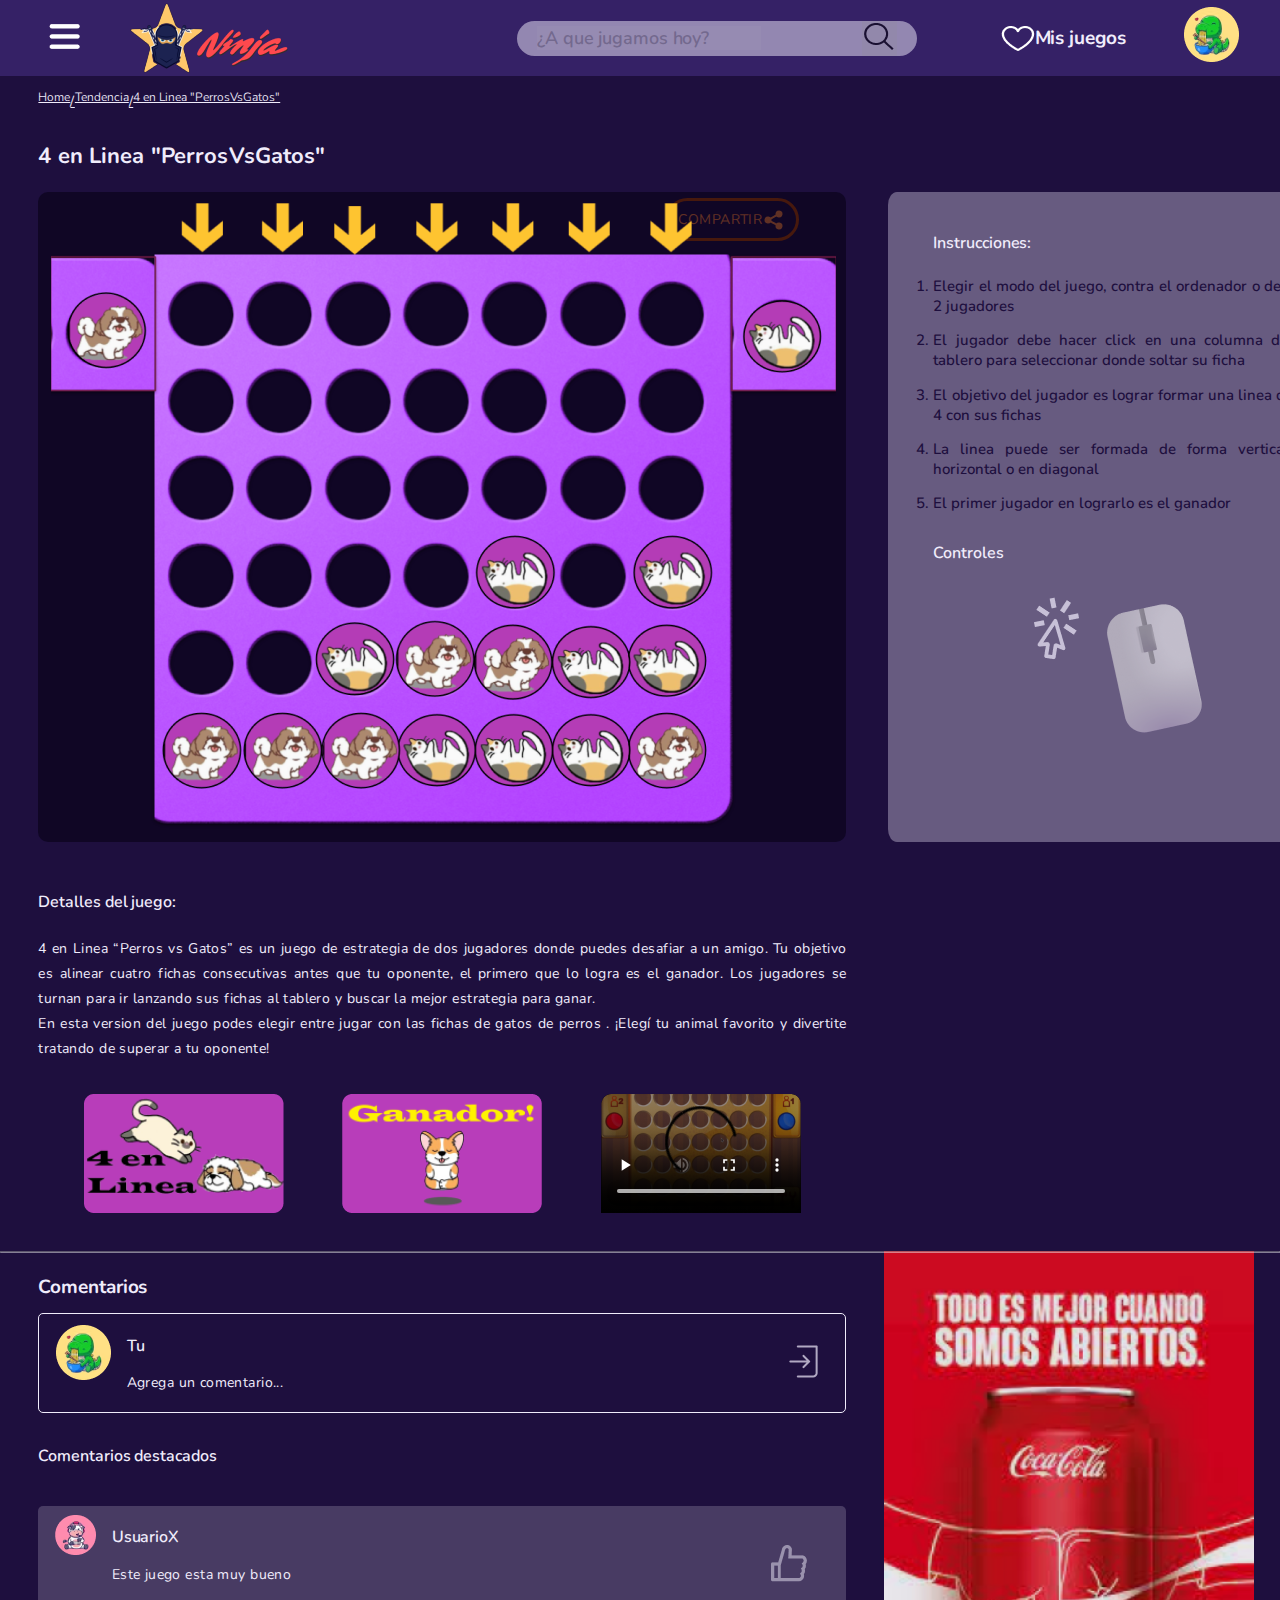
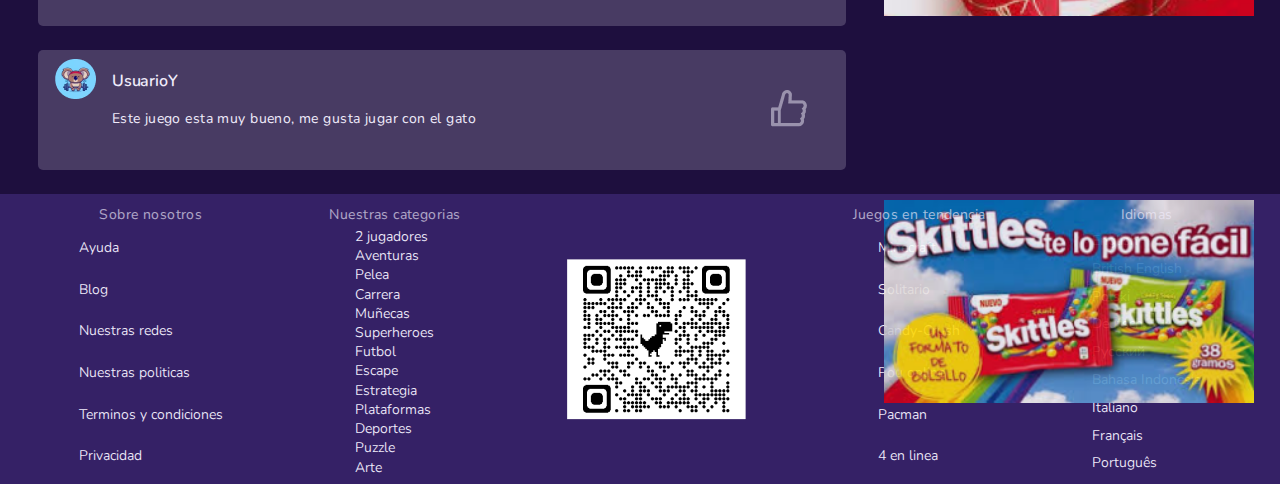
<file: tp2/juego.html>
<!DOCTYPE html>
<html lang="en">
<head>
    <meta charset="UTF-8">
    <meta name="viewport" content="width=device-width, initial-scale=1.0">
    <title>4 en Linea</title>
    <link rel="stylesheet" href="css/style.css">
</head>
<body class="bodyjuego">
    <header>
        <nav class="nav">
            <div class="nav__container">
                <label for="menuJuegos"  class="nav_labelJuegos">
                    <img src="img/iconomenu.png">
                </label>
                <input type="checkbox" id="menuJuegos" class="checkbox">
                <div class="nav_menuJuegos">
                    <ul >
                        <li><a href="home.html" class="nav_itemJuegos">Inicio</a></li>
                        <li><a href="#" class="nav_itemJuegos">Nuevos</a></li>
                        <li><a href="#" class="nav_itemJuegos">Tendencia</a></li>
                        <li><a href="#" class="nav_itemJuegos">Actualizados</a></li>
                        <hr class="division_itemJuegos">
                        <li><a href="#" class="nav_itemJuegos">Multijugador</a></li>
                        <li><a href="#" class="nav_itemJuegos">Aventura</a></li>
                        <li><a href="#" class="nav_itemJuegos">Pelea</a></li>
                        <li><a href="#" class="nav_itemJuegos">Carrera</a></li>
                        <li><a href="#" class="nav_itemJuegos">Muñecas</a></li>
                        <li><a href="#" class="nav_itemJuegos">Superheroes</a></li>
                        <li><a href="#" class="nav_itemJuegos">Futbol</a></li>
                        <li><a href="#" class="nav_itemJuegos">Escape</a></li>
                        <li><a href="#" class="nav_itemJuegos">Estrategia</a></li>
                        <li><a href="#" class="nav_itemJuegos">Plataformas</a></li>
                        <li><a href="#" class="nav_itemJuegos">Deportes</a></li>
                        <li><a href="#" class="nav_itemJuegos">Puzzle</a></li>
                        <li><a href="#" class="nav_itemJuegos">Arte</a></li>
                    </ul>
                </div>
            </div>
        </nav> 

        <a class="linkahome" href="home.html"><div class="logo">
            <img class="logodib" src="img/Logo.png">
            <img class="logoname" src="img/logonombre.png">
        </div></a>

        <div class="buscador">
            <input class="inputbuscador" type="text" name="busqueda" placeholder="¿A que jugamos hoy?">
            <button class="btnbusqueda"><img src="img/iconosearch.png"></button>
        </div>

        <div class="seccionmisjuegos">
            <img class="corazon" src="img/corazon.png">
            <h2 class="misjuegos">Mis juegos</h2>
        </div>
        
        <nav class="nav_usuario"> 
            <label for="menuUsuario" class="nav_labelUsuarios">
                <img src="img/ftusuario.png">
            </label>   
                <input type="checkbox" id="menuUsuario" class="checkbox">
            <div class="nav_menuUsuario">
                <div class="datosUsuario">
                    <img src="img/ftusuario.png">
                    <h2 class="nombreUsuario">Nombre del Usuario</h2>
                </div>
                    <p>emailusuario@gmail.com</p>
                <hr class="division_itemUsuarios">
                <div class="itemsUsuarios">
                    <ul>
                        <li>
                            <img src="img/heroicons_user.png">
                            <a href="#" class="nav_itemUsuario">Perfil</a>
                        </li>
                        <li>
                        <img src="img/mdi_cart-outline.png">
                            <a href="#" class="nav_itemUsuario">Mi Carrito</a>
                                                    </li>
                        <li>
                            <img src="img/grommet-icons_configure.png">
                            <a href="#" class="nav_itemUsuario">Configuracion</a>
                        </li>
                        <li>
                            <img src="img/ion_log-out-outline.png">
                            <a href="index.html" class="nav_itemUsuario">Cerrar sesion</a>
                        </li>
                    </ul>
                </div>
                <div class="itemsRedesSociales">
                    <img src="img/mdi_instagram.png">
                    <img src="img/mdi_youtube.png">
                    <img src="img/Vector (1).png">
                    <img src="img/Vector (2).png">
                    <img src="img/Vector.png">

                </div>
            </div>
        </nav>
    </header>

    <ul class="breadcrumbs">
        <li><a href="home.html" class="li_breadcrumbs">Home</a></li>
        <p>/</p>
        <li><a href="#" class="li_breadcrumbs">Tendencia</a></li>
        <p>/</p>
        <li><a href="juego.html" class="li_breadcrumbs">4 en Linea "PerrosVsGatos"</a></li>
    </ul>

    <div class="button-container">
            <label for="compartirJuego" >
                <p>COMPARTIR</p>
                <img src="img/ri_share-fill.png">
            </label>
    </div>
        <input type="checkbox" id="compartirJuego" class="checkbox">
        <div class="menuCompartir">
            <h1>Compartir</h1>
            <ul>
                <li class="itemCompartir"><img src="img/mail.png"></li>
                <li class="itemCompartir"><img src="img/msj.png"></li>
                <li class="itemCompartir"><img class="twi" src="img/twitter.png"></li>
                <li class="itemCompartir"><img class="face" src="img/facebook.png"></li>
                <li class="itemCompartir"><img class="inst" src="img/instagram.png"></li>
            </ul>
            <a href="juego.html">CANCELAR</a>
        </div>

    <h1 class="titulojuego">4 en Linea "PerrosVsGatos"</h1>

    <section class="seccionJuegoInstrucciones">
        <div class="espaciojuego">
            <div class="fondojuego"></div>
            <img src="img/juego/img4enLinea.png">
        </div>
        <article class="instrucciones">
            <div class="fondo"></div>
            <div class="instruccionesYcontroles">
                <div class="instruccionesTxt">
                    <h3>Instrucciones:</h3>
                    <ol>
                        <li>Elegir el modo del juego, contra el ordenador o de a 2 jugadores</li>
                        <li>El jugador debe hacer click en una columna del tablero para seleccionar donde soltar su ficha</li>
                        <li>El objetivo del jugador es lograr formar una linea de 4 con sus fichas</li>
                        <li>La linea puede ser formada de forma vertical, horizontal o en diagonal</li>
                        <li>El primer jugador en lograrlo es el ganador</li>
                    </ol>
                </div>
                <div class="controles">
                    <h3>Controles</h3>
                    <img src="img/juego/Control.png">
                </div>
            </div>            
        </article>
    </section>
    <div class="publicidad">
        <img class="coca" src="img/publicidadcoca.png">
        <img class="ski" src="img/publicidadski.png">
    </div>
    <section class="detallesJuego">
        <h3>Detalles del juego:</h3>
        <p>
            4 en Linea “Perros vs Gatos” es un juego de estrategia de dos jugadores donde puedes desafiar a un amigo. 
            Tu objetivo es alinear cuatro fichas consecutivas antes que tu oponente, el primero que lo logra 
            es el ganador. Los jugadores se turnan para ir lanzando sus fichas al tablero y buscar la mejor 
            estrategia para ganar.
        </p>
        <p>
            En esta version del juego podes elegir entre jugar con las fichas de gatos de perros .
            ¡Elegí tu animal favorito y divertite tratando de superar a tu oponente!
        </p>
        <div class="imgsDetallesJuego">
            <img src="img/juego/portadaJuego.png">
            <img src="img/juego/imgJuego.png">
            <video poster="img/juego/posterVideo.png" controls>
                <source src="img/juego/videoJuego.mp4" type="video/mp4">
            </video>
        </div>
    </section>

    <hr>

    <article class="comentariosJuego">
        <h2>Comentarios</h2>
        <div class="espacioComentar">
            <img class="imgPerfil" src="img/ftusuario.png">
            <div class="comentarioTxt">
                <h3>Tu</h3>
                <p>Agrega un comentario...</p>
            </div>
            <btn class="comentarioBtn"><img src="img/juego/icono_enter.png"></btn>
        </div>

        <h3>Comentarios destacados</h3>
        <article class="comentario">
            <img class="imgPerfil" src="img/juego/imgPerfil2.png">
            <div class="comentarioTxt">
                <h3>UsuarioX</h3>
                <p>Este juego esta muy bueno</p>
            </div>
            <btn class="comentarioBtn"><img src="img/juego/icono_like.png"></btn>
        </article>
        <article class="comentario">
            <img class="imgPerfil" src="img/juego/imgPerfil3.png">
            <div class="comentarioTxt">
                <h3>UsuarioY</h3>
                <p>Este juego esta muy bueno, me gusta jugar con el gato</p>
            </div>
            <btn class="comentarioBtn"><img src="img/juego/icono_like.png"></btn>
        </article>
    </article>

    <footer>
        <div class="footertxt">
            <p>Sobre nosotros</p>
            <ul class="footerul">
                <li><a href="#" class="li_footerul">Ayuda</a></li>
                <li><a href="#" class="li_footerul">Blog</a></li>
                <li><a href="#" class="li_footerul">Nuestras redes</a></li>
                <li><a href="#" class="li_footerul">Nuestras politicas</a></li>
                <li><a href="#" class="li_footerul">Terminos y condiciones</a></li>
                <li><a href="#" class="li_footerul">Privacidad</a></li>
            </ul>
        </div>
        <div class="footertxt">
            <p>Nuestras categorias</p>
            <ul class="footerul">
                <li><a href="#" class="li_footerul">2 jugadores</a></li>
                <li><a href="#" class="li_footerul">Aventuras</a></li>
                <li><a href="#" class="li_footerul">Pelea</a></li>
                <li><a href="#" class="li_footerul">Carrera</a></li>
                <li><a href="#" class="li_footerul">Muñecas</a></li>
                <li><a href="#" class="li_footerul">Superheroes</a></li>
                <li><a href="#" class="li_footerul">Futbol</a></li>
                <li><a href="#" class="li_footerul">Escape</a></li>
                <li><a href="#" class="li_footerul">Estrategia</a></li>
                <li><a href="#" class="li_footerul">Plataformas</a></li>
                <li><a href="#" class="li_footerul">Deportes</a></li>
                <li><a href="#" class="li_footerul">Puzzle</a></li>
                <li><a href="#" class="li_footerul">Arte</a></li>
            </ul>
        </div>

        <img src="img/qr.png">

        <div class="footertxt">
            <p>Juegos en tendencia</p>
            <ul class="footerul">
                <li><a href="#" class="li_footerul">Minecraft</a></li>
                <li><a href="#" class="li_footerul">Solitario</a></li>
                <li><a href="#" class="li_footerul">Candy-Crush</a></li>
                <li><a href="#" class="li_footerul">Pou online</a></li>
                <li><a href="#" class="li_footerul">Pacman</a></li>
                <li><a href="juego.html" class="li_footerul">4 en linea</a></li>
            </ul>    
        </div>
        <div class="footertxt">
            <p>Idiomas</p>
            <ul class="footerul">
                <li><a href="#" class="li_footerul">English</a></li>
                <li><a href="#" class="li_footerul"> British English</a></li>
                <li><a href="#" class="li_footerul"> Polski</a></li>
                <li><a href="#" class="li_footerul"> Deutsch</a></li>
                <li><a href="#" class="li_footerul"> Русский</a></li>
                <li><a href="#" class="li_footerul"> Bahasa Indonesia</a></li>
                <li><a href="#" class="li_footerul"> Italiano</a></li>
                <li><a href="#" class="li_footerul"> Français</a></li>
                <li><a href="#" class="li_footerul"> Português</a></li>
            </ul>                       
        </div>
    </footer>
</body>
</html>
</file>
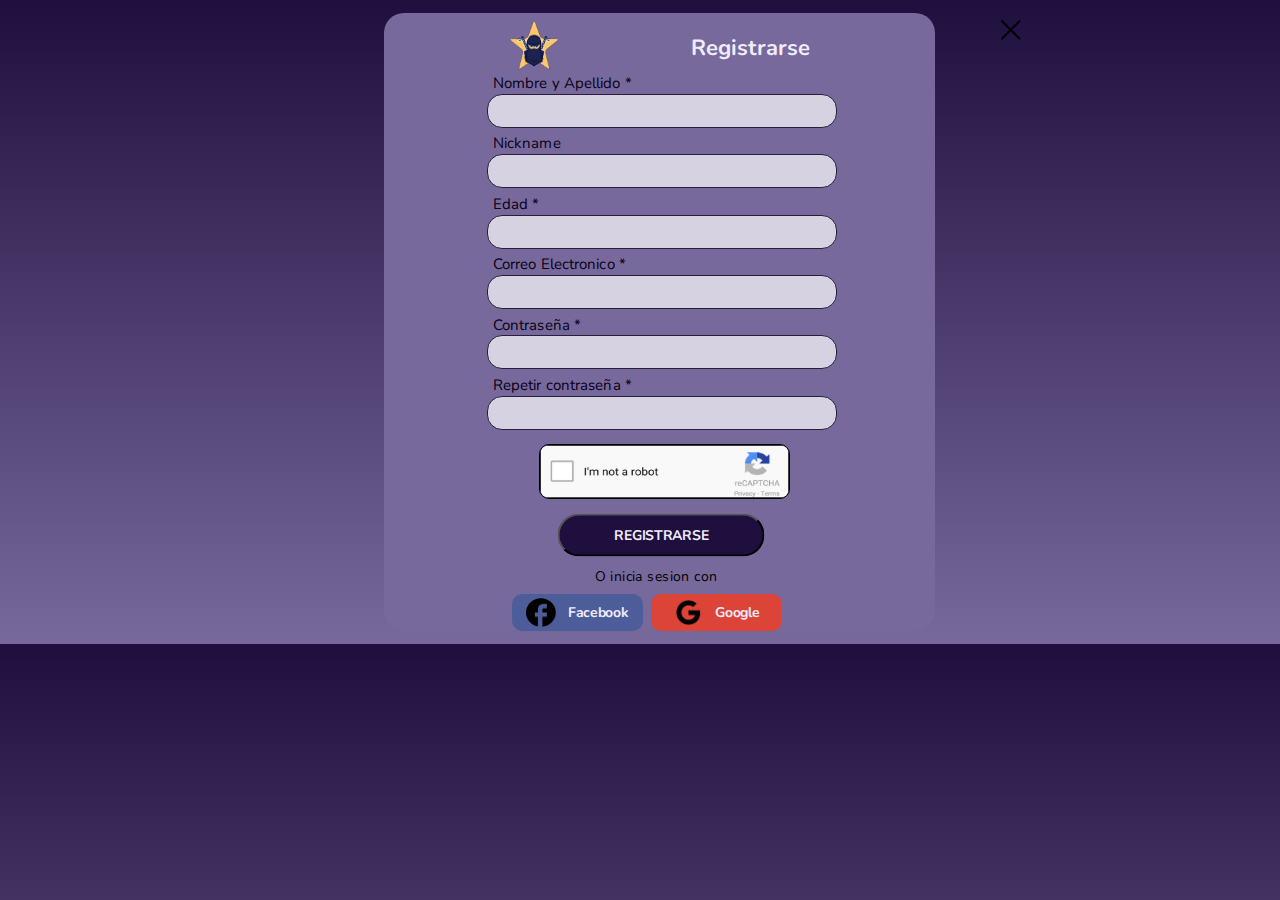
<file: tp2/registro.html>
<!DOCTYPE html>
<html lang="en">
<head>
    <meta charset="UTF-8">
    <meta name="viewport" content="width=device-width, initial-scale=1.0">
    <title>Registro</title>
    <link rel="stylesheet" href="css/style.css">
</head>
<body class="bodyinicio">
    <div class="registroCaja">
        <div class="logoRegistro">
            <img src="img/Logo.png">
            <h1>Registrarse</h1>
            <a class="iniciar" href="index.html"><img class="x" src="img/x.png"></a>
        </div>
        <div class="cajaRegistro">
        <form>
            <div class="infoRegistro">

                <label for="nombre">Nombre y Apellido *</label>
                <input type="text" name="nombre" value="" />
                
                <label for="nickname">Nickname</label>
                <input type="text" name="nickname" value="" />
                
                <label for="edad">Edad *</label>
                <input type="number" name="edad" value="" />
                
                <label for="correo">Correo Electronico *</label>
                <input type="mail" name="correo" />
                
                <label for="contraseña">Contraseña *</label>
                <input type="password" name="contraseña" />
                
                <label for="Repcontraseña">Repetir contraseña *</label>
                <input type="password" name="Repcontraseña" />
                
                <img src="img/cache.png">
                
                <div class="button-container">
                <button id="registrobtn">
                    <span>REGISTRARSE</span>
                    <div class="exito">
                        <svg xmlns:xlink="http://www.w3.org/1999/xlink" version="1.1"  viewBox="0 0 29.756 29.756" style="enable-background:new 0 0 29.756 29.756;" xml:space="preserve">
                            <path d="M29.049,5.009L28.19,4.151c-0.943-0.945-2.488-0.945-3.434,0L10.172,18.737l-5.175-5.173   c-0.943-0.944-2.489-0.944-3.432,0.001l-0.858,0.857c-0.943,0.944-0.943,2.489,0,3.433l7.744,7.752   c0.944,0.943,2.489,0.943,3.433,0L29.049,8.442C29.991,7.498,29.991,5.953,29.049,5.009z"/>
                         </svg>  
                    </div>
                </button>
            </div>
            </div>
        <div class="redes">
             <p>O inicia sesion con</p>
            <div class="redesSociales">
                <div class="cajaFacebook">
                     <img src="img/facebook.png">
                     <label for="facebook"> Facebook</label>
                </div>
            <div class="cajaGoogle">
                <img src="img/google.png">
                <label for="google"> Google</label>
            </div>
        </div>
    </div>
        </form>

    </div>
    <script  type="text/javascript" src="./js/button.js"></script>
</body>
</html>
</file>
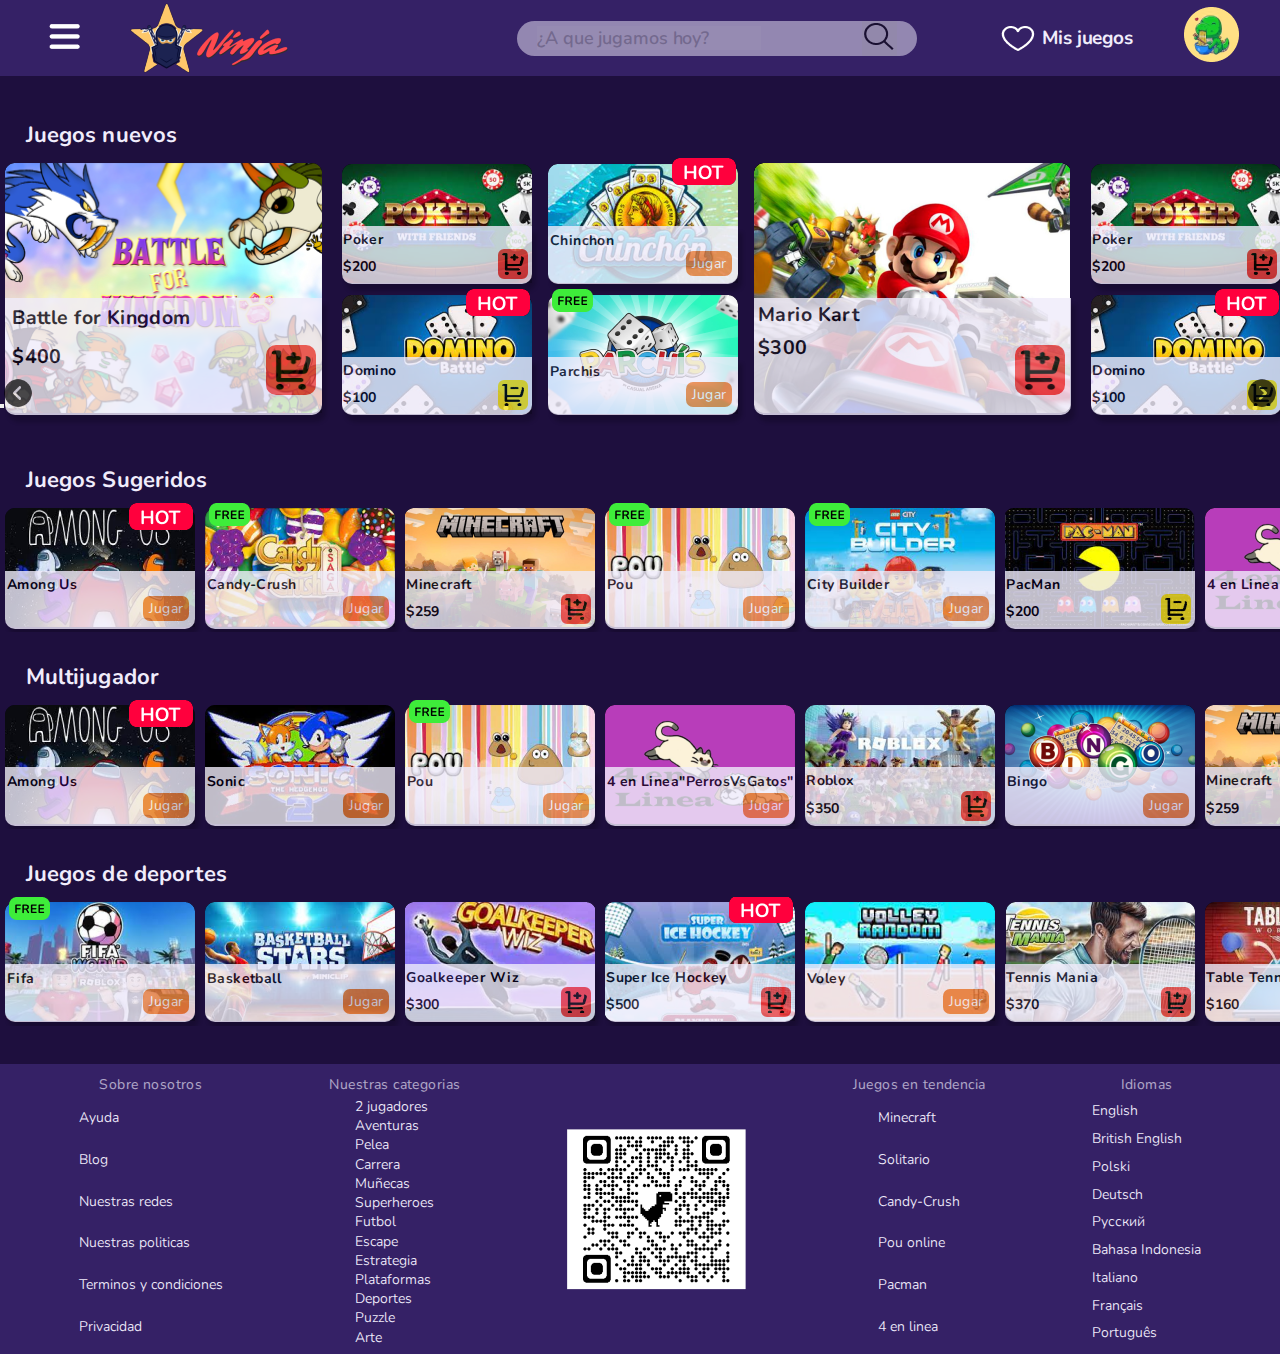
<file: tp3_v2/home.html>
<!DOCTYPE html>
<html lang="en">
<head>
    <meta charset="UTF-8">
    <meta http-equiv="X-UA-Compatible" content="IE=edge">
    <meta name="viewport" content="width=device-width, initial-scale=1.0">
    <title>NinjaGames</title>
    <link rel="stylesheet" href="css/style.css">
</head>
<body>
    <div id="contenedor-loader">
        <div id="porcentaje">
        </div>
        <div class="loader">
        </div>
    </div>
    <header>
        <nav class="nav__container">
            <label for="menuJuegos"  class="nav_labelJuegos">
                <img src="img/iconomenu.png">
            </label>
            <input type="checkbox" id="menuJuegos" class="checkbox">
            <div class="nav_menuJuegos">
                <ul >
                    <li><a href="home.html" class="nav_itemJuegos">Inicio</a></li>
                    <li><a href="#" class="nav_itemJuegos">Nuevos</a></li>
                    <li><a href="#" class="nav_itemJuegos">Tendencia</a></li>
                    <li><a href="#" class="nav_itemJuegos">Actualizados</a></li>
                    <hr class="division_itemJuegos">
                    <li><a href="#" class="nav_itemJuegos">Multijugador</a></li>
                    <li><a href="#" class="nav_itemJuegos">Aventura</a></li>
                    <li><a href="#" class="nav_itemJuegos">Pelea</a></li>
                    <li><a href="#" class="nav_itemJuegos">Carrera</a></li>
                    <li><a href="#" class="nav_itemJuegos">Muñecas</a></li>
                    <li><a href="#" class="nav_itemJuegos">Superheroes</a></li>
                    <li><a href="#" class="nav_itemJuegos">Futbol</a></li>
                    <li><a href="#" class="nav_itemJuegos">Escape</a></li>
                    <li><a href="#" class="nav_itemJuegos">Estrategia</a></li>
                    <li><a href="#" class="nav_itemJuegos">Plataformas</a></li>
                    <li><a href="#" class="nav_itemJuegos">Deportes</a></li>
                    <li><a href="#" class="nav_itemJuegos">Puzzle</a></li>
                    <li><a href="#" class="nav_itemJuegos">Arte</a></li>
                </div>
                </ul>
        </nav> 

        <a class="linkahome" href="home.html"><div class="logo">
            <img class="logodib" src="img/Logo.png">
            <img class="logoname" src="img/logonombre.png">
        </div></a>

        <div class="buscador">
            <input class="inputbuscador" type="text" name="busqueda" placeholder="¿A que jugamos hoy?">
            <button class="btnbusqueda"><img src="img/iconosearch.png"></button>
        </div>

        <div class="seccionmisjuegos">
            <img class="corazon" src="img/corazon.png">
            <h2 class="misjuegos">Mis juegos</h2>
        </div>
        
        <nav class="nav_usuario"> 
            <label for="menuUsuario" class="nav_labelUsuarios">
                <img src="img/ftusuario.png">
            </label>   
                <input type="checkbox" id="menuUsuario" class="checkbox">
            <div class="nav_menuUsuario">
                <div class="datosUsuario">
                    <img src="img/ftusuario.png">
                    <h2 class="nombreUsuario">Nombre del Usuario</h2>
                </div>
                    <p>emailusuario@gmail.com</p>
                <hr class="division_itemUsuarios">
                <div class="itemsUsuarios">
                    <ul>
                        <li>
                            <img src="img/heroicons_user.png">
                            <a href="#" class="nav_itemUsuario">Perfil</a>
                        </li>
                        <li>
                        <img src="img/mdi_cart-outline.png">
                            <a href="#" class="nav_itemUsuario">Mi Carrito</a>
                                                    </li>
                        <li>
                            <img src="img/grommet-icons_configure.png">
                            <a href="#" class="nav_itemUsuario">Configuracion</a>
                        </li>
                        <li>
                            <img src="img/ion_log-out-outline.png">
                            <a href="index.html" class="nav_itemUsuario">Cerrar sesion</a>
                        </li>
                    </ul>
                </div>
                <div class="itemsRedesSociales">
                    <img src="img/mdi_instagram.png">
                    <img src="img/mdi_youtube.png">
                    <img src="img/Vector (1).png">
                    <img src="img/Vector (2).png">
                    <img src="img/Vector.png">

                </div>
            </div>
        </nav>
    </header>
    <section class="body_container">
        <div class="carruselGrande">
            <h1>Juegos nuevos</h1>
            <ul class="carruselUl" id="carrusel">
            <li class="carruselLi">
                <div class="cardGrande">
                    <img src="img/cards/CarruselGrande/BattleForKingdom.png">
                    <div class="infocard">
                        <div class="infocardtxt">
                            <p class="txtCardGrande">Battle for Kingdom</p>
                            <p class="txtCardGrande">$400</p>
                        </div>
                        <img class="carrito" src="img/carrito.png">
                    </div>    
                </div>
            </li>
            <li class="carruselLi">
                <div class="cajaCard">
                    <div class="cardChica">
                        <img class="p" src="img/cards/CarruselGrande/Poker.png">
                        <div class="infocard">
                            <div class="infocardtxt">
                                <p class="txtCardChica">Poker</p>
                                <p class="txtCardChica">$200</p>
                            </div>
                            <img class="carrito" src="img/carrito.png">
                        </div>
                    </div>
                    <div class="cardChica">
                        <img class="p" src="img/cards/CarruselGrande/Chinchon.png">
                        <img class="etiquetaTendencia" src="img/Tendencia.png">
                        <div class="infocard">
                            <p class="txtCardChica">Chinchon</p>
                            <button class="btnJugar"><p>Jugar</p></button>
                        </div>
                    </div>
                    <div class="cardChica">
                        <img class="p" src="img/cards/CarruselGrande/domino.png">
                        <img class="etiquetaTendencia" src="img/Tendencia.png">
                        <div class="infocard">
                            <div class="infocardtxt">
                                <p class="txtCardChica">Domino</p>
                                <p class="txtCardChica">$100</p>
                            </div>
                            <img class="agregado" src="img/agregado.png">
                        </div>
                    </div>
                    <div class="cardChica">
                        <img class="p" src="img/cards/CarruselGrande/parchis.png">
                        <img class="etiquetaGratis" src="img/Gratis.png">
                        <div class="infocard">
                            <p class="txtCardChica">Parchis</p>
                            <button class="btnJugar"><p>Jugar</p></button>
                        </div>
                    </div>
                </div>
            </li>
            <li class="carruselLi">
            <div class="cardGrande">
                <img src="img/cards/CarruselGrande/MarioKart.png">
                <div class="infocard">
                    <div class="infocardtxt">
                    <p class="txtCardGrande">Mario Kart</p>
                    <p class="txtCardGrande">$300</p>
                    </div>
                    <img class="carrito" src="img/carrito.png">
                </div> 
            </div>
            </li>
            <li class="carruselLi">
                <div class="cajaCard">
                    <div class="cardChica">
                        <img class="p" src="img/cards/CarruselGrande/Poker.png">
                        <div class="infocard">
                            <div class="infocardtxt">
                                <p class="txtCardChica">Poker</p>
                                <p class="txtCardChica">$200</p>
                            </div>
                            <img class="carrito" src="img/carrito.png">
                        </div>
                    </div>
                    <div class="cardChica">
                        <img class="p" src="img/cards/CarruselGrande/Chinchon.png">
                        <img class="etiquetaTendencia" src="img/Tendencia.png">
                        <div class="infocard">
                            <p class="txtCardChica">Chinchon</p>
                            <button class="btnJugar"><p>Jugar</p></button>
                        </div>
                    </div>
                    <div class="cardChica">
                        <img class="p" src="img/cards/CarruselGrande/domino.png">
                        <img class="etiquetaTendencia" src="img/Tendencia.png">
                        <div class="infocard">
                            <div class="infocardtxt">
                                <p class="txtCardChica">Domino</p>
                                <p class="txtCardChica">$100</p>
                            </div>
                            <img class="agregado" src="img/agregado.png">
                        </div>
                    </div>
                    <div class="cardChica">
                        <img class="p" src="img/cards/CarruselGrande/parchis.png">
                        <img class="etiquetaGratis" src="img/Gratis.png">
                        <div class="infocard">
                            <p class="txtCardChica">Parchis</p>
                            <button class="btnJugar"><p>Jugar</p></button>
                        </div>
                    </div>
                </div>
            </li>
            <li class="carruselLi">
                <div class="cardGrande">
                <img src="img/cards//CarruselGrande/BattleForKingdom.png">
                <div class="infocard">
                    <div class="infocardtxt">
                    <p class="txtCardGrande">Battle for Kingdom</p>
                    <p class="txtCardGrande">$400</p>
                    </div>
                    <img class="carrito" src="img/carrito.png">
                </div>
                </div>
            </li>
            <li class="carruselLi">
                <div class="cajaCard">
                    <div class="cardChica">
                        <img class="p" src="img/cards/CarruselGrande/Poker.png">
                        <div class="infocard">
                            <div class="infocardtxt">
                                <p class="txtCardChica">Poker</p>
                                <p class="txtCardChica">$200</p>
                            </div>
                            <img class="carrito" src="img/carrito.png">
                        </div>
                    </div>
                    <div class="cardChica">
                        <img class="p" src="img/cards/CarruselGrande/Chinchon.png">
                        <img class="etiquetaTendencia" src="img/Tendencia.png">
                        <div class="infocard">
                            <p class="txtCardChica">Chinchon</p>
                            <button class="btnJugar"><p>Jugar</p></button>
                        </div>
                    </div>
                    <div class="cardChica">
                        <img class="p" src="img/cards/CarruselGrande/domino.png">
                        <img class="etiquetaTendencia" src="img/Tendencia.png">
                        <div class="infocard">
                            <div class="infocardtxt">
                                <p class="txtCardChica">Domino</p>
                                <p class="txtCardChica">$100</p>
                            </div>
                            <img class="agregado" src="img/agregado.png">
                        </div>
                    </div>
                    <div class="cardChica">
                        <img class="p" src="img/cards/CarruselGrande/parchis.png">
                        <img class="etiquetaGratis" src="img/Gratis.png">
                        <div class="infocard">
                            <p class="txtCardChica">Parchis</p>
                            <button class="btnJugar"><p>Jugar</p></button>
                        </div>
                    </div>
                </div>
            </li>
            <li class="carruselLi">
                <div class="cardGrande">
                    <img src="img/cards/CarruselGrande/MarioKart.png">
                    <div class="infocard">
                        <div class="infocardtxt">
                        <p class="txtCardGrande">Mario Kart</p>
                        <p class="txtCardGrande">$300</p>
                        </div>
                        <img class="carrito" src="img/carrito.png">
                    </div> 
                </div>
                </li>
                
            </ul>
            <section class="btncarrusel">
                    <button class="buttom-next" id="button-next" >
                         <img class="btnright" src="img/right.png">
                    </button>
                 
                    <button class="buttom-prev" id="button-prev" >
                        <img class="btnleft" src="img/left.png">
                    </button>
                </section>
        </div>

        <div class="carruselJuegosSugeridos">
            <h1 >Juegos Sugeridos</h1>
            <ul class="carruselUl">
                <li class="carruselLi">
                    <div class="cardChica">
                        <img class="p" src="img/cards/CarruselJuegos/AmongUs.png">
                        <img class="etiquetaTendencia" src="img/Tendencia.png">
                        <div class="infocard">
                            <p class="txtCardChica">Among Us</p>
                            <button class="btnJugar"><p>Jugar</p></button>
                        </div>
                    </div>
                </li>
                <li class="carruselLi">
                    <div class="cardChica">
                    <img src="img/cards/CarruselJuegos/candycrush.png">
                    <img class="etiquetaGratis" src="img/Gratis.png">
                    <div class="infocard">
                        <p class="txtCardChica">Candy-Crush</p>
                        <button class="btnJugar"><p>Jugar</p></button>
                    </div>
                    </div>                    
                </li>
                <li class="carruselLi">
                    <div class="cardChica">
                        <img src="img/cards/CarruselJuegos/minecraft.png">
                        <div class="infocard">
                            <div class="infocardtxt">
                                <p class="txtCardChica">Minecraft</p>
                                <p class="txtCardChica">$259</p>
                            </div>
                            <img class="carrito" src="img/carrito.png">
                        </div>
                    </div>
                </li>
                <li class="carruselLi">
                    <div class="cardChica">
                    <img src="img/cards/CarruselJuegos/Pou.png">
                    <img class="etiquetaGratis" src="img/Gratis.png">
                    <div class="infocard">
                        <p class="txtCardChica">Pou</p>
                        <button class="btnJugar"><p>Jugar</p></button>
                    </div>
                    </div>                    
                </li>
                <li class="carruselLi">
                    <div class="cardChica">
                    <img src="img/cards/CarruselJuegos/CityBuilder.png">
                    <img class="etiquetaGratis" src="img/Gratis.png">
                    <div class="infocard">
                        <p class="txtCardChica">City Builder</p>
                        <button class="btnJugar"><p>Jugar</p></button>
                    </div>
                    </div>                    
                </li>
                <li class="carruselLi">
                    <div class="cardChica">
                        <img src="img/cards/CarruselJuegos/PacMan.png">
                        <div class="infocard">
                            <div class="infocardtxt">
                                <p class="txtCardChica">PacMan</p>
                                <p class="txtCardChica">$200</p>
                            </div>
                            <img class="agregado" src="img/agregado.png">
                        </div>
                    </div>
                </li>          
                <li class="carruselLi">
                    <div class="cardChica">
                    <img src="img/cards/CarruselJuegos/4enLinePvsG.png">
                    <div class="infocard">
                        <p class="txtCardChica">4 en Linea "PerrosVsGatos"</p>
                        <a href="juego.html" class="linkajuego"><button class="btnJugar"><p>Jugar</p></button></a>
                    </div>
                    </div>                    
                </li>
                <li class="carruselLi">
                    <div class="cardChica">
                        <img src="img/cards/CarruselJuegos/roblox.png">
                        <div class="infocard">
                            <div class="infocardtxt">
                                <p class="txtCardChica">Roblox</p>
                                <p class="txtCardChica">$350</p>
                            </div>
                            <img class="carrito" src="img/carrito.png">
                        </div>
                    </div>
                </li>
                <li class="carruselLi">
                    <div class="cardChica">
                    <img src="img/cards/CarruselJuegos/bingo.png">
                    <div class="infocard">
                        <p class="txtCardChica">Bingo</p>
                        <button class="btnJugar"><p>Jugar</p></button>
                    </div>
                    </div>                    
                </li>
            </ul>
        </div>

        <div class="carruselMultijugador">
            <h1 >Multijugador</h1>
            <ul class="carruselUl">
                <li class="carruselLi">
                    <div class="cardChica">
                        <img class="p" src="img/cards/CarruselJuegos/AmongUs.png">
                        <img class="etiquetaTendencia" src="img/Tendencia.png">
                        <div class="infocard">
                            <p class="txtCardChica">Among Us</p>
                            <button class="btnJugar"><p>Jugar</p></button>
                        </div>
                    </div>
                </li>
                <li class="carruselLi">
                    <div class="cardChica">
                    <img src="img/cards/CarruselJuegos/sonic.png">
                    <div class="infocard">
                        <p class="txtCardChica">Sonic</p>
                        <button class="btnJugar"><p>Jugar</p></button>
                    </div>
                    </div>                    
                </li>
                <li class="carruselLi">
                    <div class="cardChica">
                    <img src="img/cards/CarruselJuegos/Pou.png">
                    <img class="etiquetaGratis" src="img/Gratis.png">
                    <div class="infocard">
                        <p class="txtCardChica">Pou</p>
                        <button class="btnJugar"><p>Jugar</p></button>
                    </div>
                    </div>                    
                </li>
                <li class="carruselLi">
                    <div class="cardChica">
                    <img src="img/cards/CarruselJuegos/4enLinePvsG.png">
                    <div class="infocard">
                        <p class="txtCardChica">4 en Linea"PerrosVsGatos"</p>
                        <a href="juego.html" class="linkajuego"><button class="btnJugar"><p>Jugar</p></button></a>
                    </div>
                    </div>                    
                </li>
                <li class="carruselLi">
                    <div class="cardChica">
                        <img src="img/cards/CarruselJuegos/roblox.png">
                        <div class="infocard">
                            <div class="infocardtxt">
                                <p class="txtCardChica">Roblox</p>
                                <p class="txtCardChica">$350</p>
                            </div>
                            <img class="carrito" src="img/carrito.png">
                        </div>
                    </div>
                </li>                
                <li class="carruselLi">
                    <div class="cardChica">
                    <img src="img/cards/CarruselJuegos/bingo.png">
                    <div class="infocard">
                        <p class="txtCardChica">Bingo</p>
                        <button class="btnJugar"><p>Jugar</p></button>
                    </div>
                    </div>                    
                </li>
                <li class="carruselLi">
                    <div class="cardChica">
                        <img src="img/cards/CarruselJuegos/minecraft.png">
                        <div class="infocard">
                            <div class="infocardtxt">
                                <p class="txtCardChica">Minecraft</p>
                                <p class="txtCardChica">$259</p>
                            </div>
                            <img class="carrito" src="img/carrito.png">
                        </div>
                    </div>
                </li>
                <li class="carruselLi">
                    <div class="cardChica">
                        <img src="img/cards/CarruselJuegos/PacMan.png">
                        <div class="infocard">
                            <div class="infocardtxt">
                                <p class="txtCardChica">PacMan</p>
                                <p class="txtCardChica">$200</p>
                            </div>
                            <img class="agregado" src="img/agregado.png">
                        </div>
                    </div>
                </li>
                <li class="carruselLi">
                    <div class="cardChica">
                    <img src="img/cards/CarruselJuegos/CityBuilder.png">
                    <img class="etiquetaGratis" src="img/Gratis.png">
                    <div class="infocard">
                        <p class="txtCardChica">City Builder</p>
                        <button class="btnJugar"><p>Jugar</p></button>
                    </div>
                    </div>                    
                </li>
            </ul>
        </div>

        <div class="carruselDeportes">
            <h1 >Juegos de deportes</h1>
            <ul class="carruselUl">
                <li class="carruselLi">
                    <div class="cardChica">
                    <img src="img/cards/CarruselJuegos/fifa.png">
                    <img class="etiquetaGratis" src="img/Gratis.png">
                    <div class="infocard">
                        <p class="txtCardChica">Fifa</p>
                        <button class="btnJugar"><p>Jugar</p></button>
                    </div>
                    </div>                    
                </li>
                <li class="carruselLi">
                    <div class="cardChica">
                    <img src="img/cards/CarruselJuegos/basketball.png">
                    <div class="infocard">
                        <p class="txtCardChica">Basketball</p>
                        <button class="btnJugar"><p>Jugar</p></button>
                    </div>
                    </div>                    
                </li>
                <li class="carruselLi">
                    <div class="cardChica">
                        <img src="img/cards/CarruselJuegos/goalkeeper.png">
                        <div class="infocard">
                            <div class="infocardtxt">
                                <p class="txtCardChica">Goalkeeper Wiz</p>
                                <p class="txtCardChica">$300</p>
                            </div>
                            <img class="carrito" src="img/carrito.png">
                        </div>
                    </div>
                </li>
                <li class="carruselLi">
                    <div class="cardChica">
                        <img class="p" src="img/cards/CarruselJuegos/supericehockey.png">
                        <img class="etiquetaTendencia" src="img/Tendencia.png">
                        <div class="infocard">
                            <div class="infocardtxt">
                                <p class="txtCardChica">Super Ice Hockey</p>
                                <p class="txtCardChica">$500</p>
                            </div>
                            <img class="carrito" src="img/carrito.png">
                        </div>
                    </div>
                </li>
                <li class="carruselLi">
                    <div class="cardChica">
                    <img src="img/cards/CarruselJuegos/voley.png">
                    <div class="infocard">
                        <p class="txtCardChica">Voley</p>
                        <button class="btnJugar"><p>Jugar</p></button>
                    </div>
                    </div>                    
                </li>
                <li class="carruselLi">
                    <div class="cardChica">
                        <img src="img/cards/CarruselJuegos/tennismania.png">
                        <div class="infocard">
                            <div class="infocardtxt">
                                <p class="txtCardChica">Tennis Mania</p>
                                <p class="txtCardChica">$370</p>
                            </div>
                            <img class="carrito" src="img/carrito.png">
                        </div>
                    </div>
                </li>
                <li class="carruselLi">
                    <div class="cardChica">
                        <img src="img/cards/CarruselJuegos/tabletennis.png">
                        <div class="infocard">
                            <div class="infocardtxt">
                                <p class="txtCardChica">Table Tennis</p>
                                <p class="txtCardChica">$160</p>
                            </div>
                            <img class="agregado" src="img/agregado.png">
                        </div>
                    </div>
                </li>
            </ul>
        </div>
    </section>

    <footer>
        <div class="footertxt">
            <p>Sobre nosotros</p>
            <ul class="footerul">
                <li><a href="#" class="li_footerul">Ayuda</a></li>
                <li><a href="#" class="li_footerul">Blog</a></li>
                <li><a href="#" class="li_footerul">Nuestras redes</a></li>
                <li><a href="#" class="li_footerul">Nuestras politicas</a></li>
                <li><a href="#" class="li_footerul">Terminos y condiciones</a></li>
                <li><a href="#" class="li_footerul">Privacidad</a></li>
            </ul>
        </div>
        <div class="footertxt">
            <p>Nuestras categorias</p>
            <ul class="footerul">
                <li><a href="#" class="li_footerul">2 jugadores</a></li>
                <li><a href="#" class="li_footerul">Aventuras</a></li>
                <li><a href="#" class="li_footerul">Pelea</a></li>
                <li><a href="#" class="li_footerul">Carrera</a></li>
                <li><a href="#" class="li_footerul">Muñecas</a></li>
                <li><a href="#" class="li_footerul">Superheroes</a></li>
                <li><a href="#" class="li_footerul">Futbol</a></li>
                <li><a href="#" class="li_footerul">Escape</a></li>
                <li><a href="#" class="li_footerul">Estrategia</a></li>
                <li><a href="#" class="li_footerul">Plataformas</a></li>
                <li><a href="#" class="li_footerul">Deportes</a></li>
                <li><a href="#" class="li_footerul">Puzzle</a></li>
                <li><a href="#" class="li_footerul">Arte</a></li>
            </ul>
        </div>

        <img src="img/qr.png">

        <div class="footertxt">
            <p>Juegos en tendencia</p>
            <ul class="footerul">
                <li><a href="#" class="li_footerul">Minecraft</a></li>
                <li><a href="#" class="li_footerul">Solitario</a></li>
                <li><a href="#" class="li_footerul">Candy-Crush</a></li>
                <li><a href="#" class="li_footerul">Pou online</a></li>
                <li><a href="#" class="li_footerul">Pacman</a></li>
                <li><a href="juego.html" class="li_footerul">4 en linea</a></li>
            </ul>    
        </div>
        <div class="footertxt">
            <p>Idiomas</p>
            <ul class="footerul">
                <li><a href="#" class="li_footerul">English</a></li>
                <li><a href="#" class="li_footerul"> British English</a></li>
                <li><a href="#" class="li_footerul"> Polski</a></li>
                <li><a href="#" class="li_footerul"> Deutsch</a></li>
                <li><a href="#" class="li_footerul"> Русский</a></li>
                <li><a href="#" class="li_footerul"> Bahasa Indonesia</a></li>
                <li><a href="#" class="li_footerul"> Italiano</a></li>
                <li><a href="#" class="li_footerul"> Français</a></li>
                <li><a href="#" class="li_footerul"> Português</a></li>
            </ul>                       
        </div>
    </footer>
    <script type="text/javascript" src="./js/navegacion.js"></script>
    <script type="text/javascript" src="./js/carrusel.js"></script>

</body>

</html>
</file>
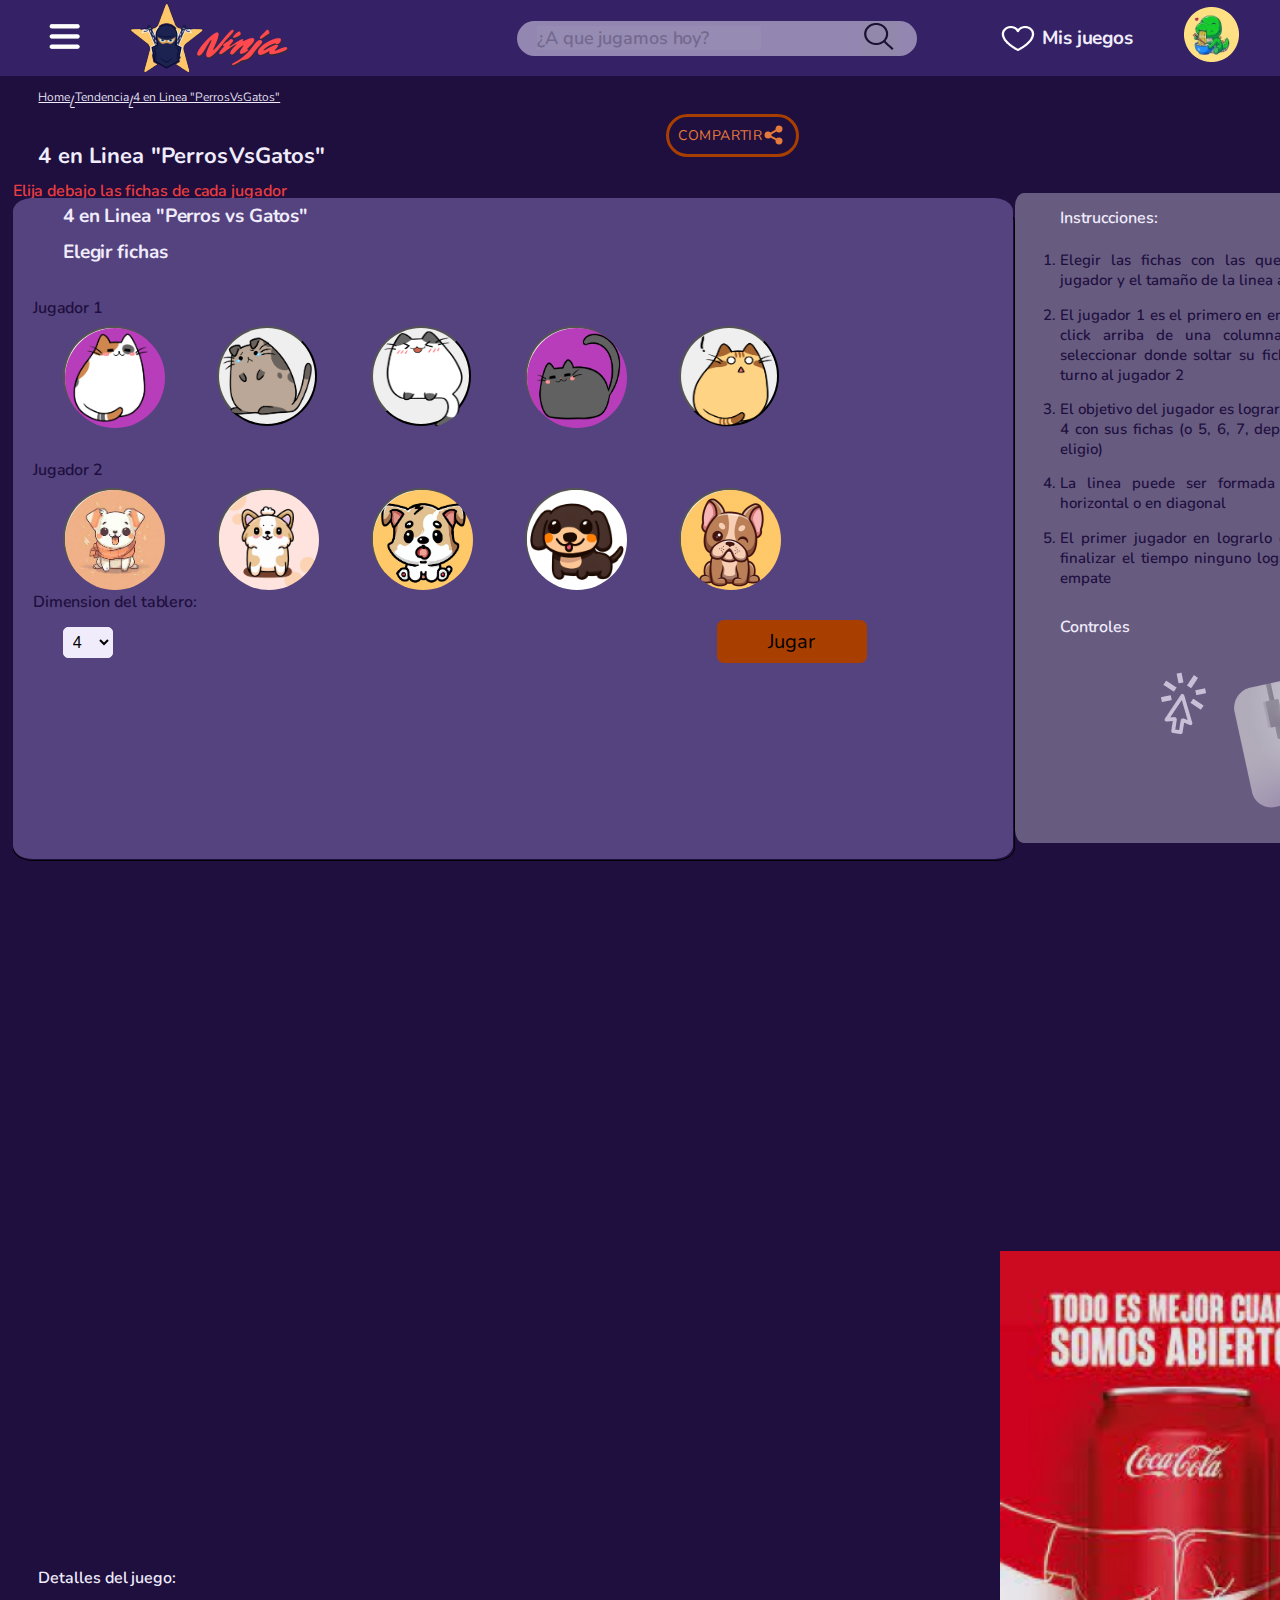
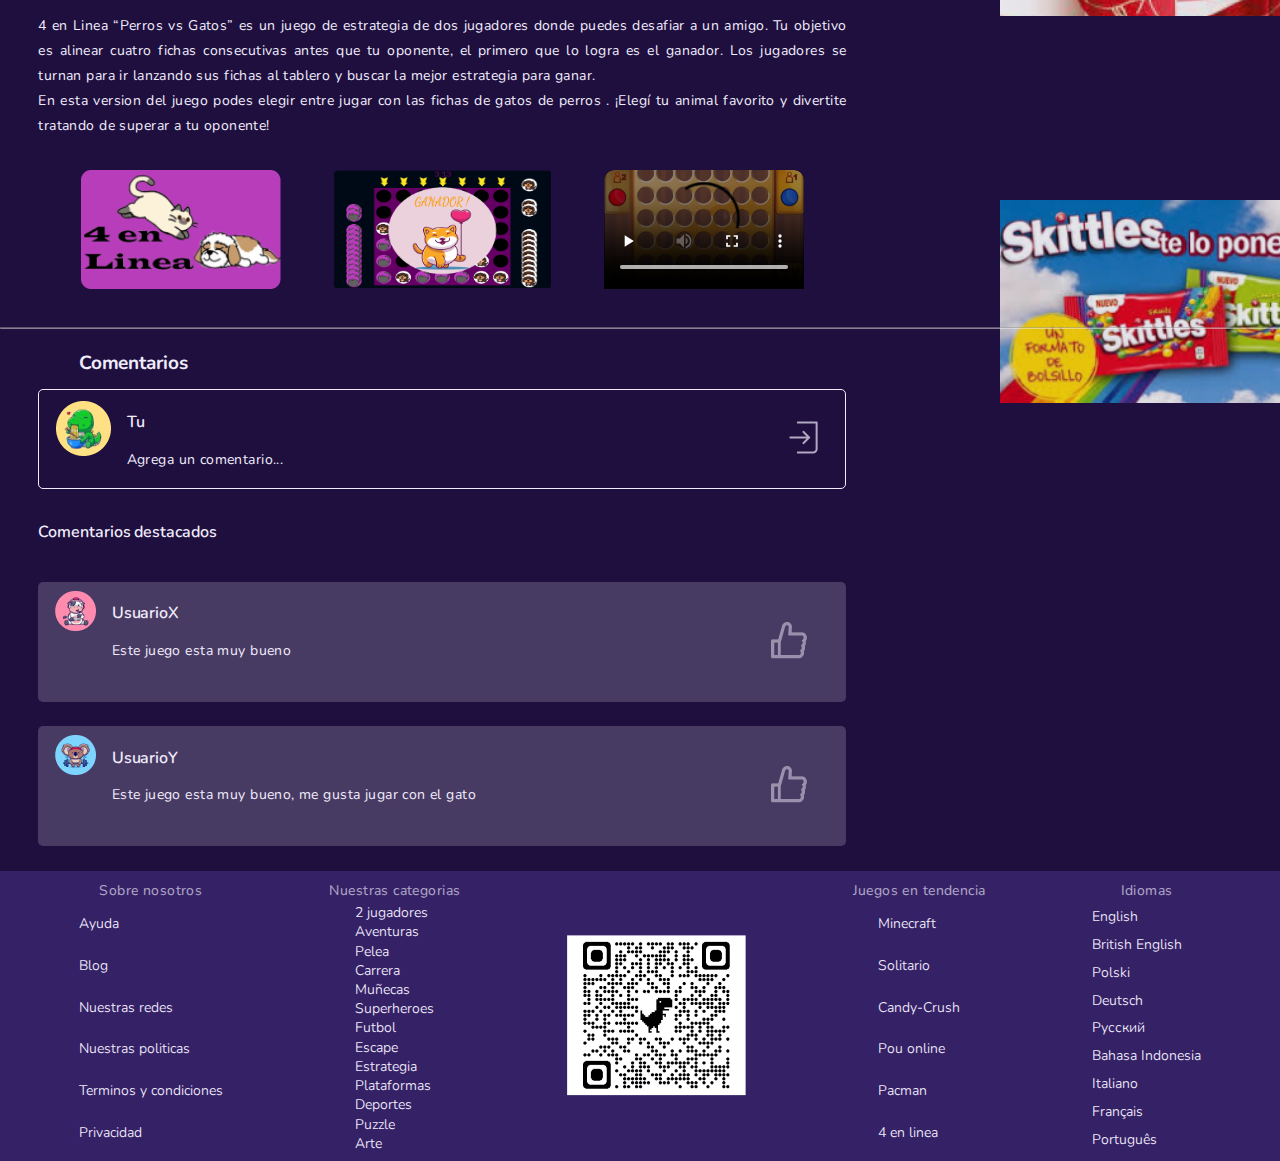
<file: tp3_v2/juego.html>
<!DOCTYPE html>
<html lang="en">
<head>
    <meta charset="UTF-8">
    <meta name="viewport" content="width=device-width, initial-scale=1.0">
    <title>4 en Linea</title>
    <link rel="stylesheet" href="css/style.css">
</head>
<body class="bodyjuego">
    <header>
        <nav class="nav">
            <div class="nav__container">
                <label for="menuJuegos"  class="nav_labelJuegos">
                    <img src="img/iconomenu.png">
                </label>
                <input type="checkbox" id="menuJuegos" class="checkbox">
                <div class="nav_menuJuegos">
                    <ul >
                        <li><a href="home.html" class="nav_itemJuegos">Inicio</a></li>
                        <li><a href="#" class="nav_itemJuegos">Nuevos</a></li>
                        <li><a href="#" class="nav_itemJuegos">Tendencia</a></li>
                        <li><a href="#" class="nav_itemJuegos">Actualizados</a></li>
                        <hr class="division_itemJuegos">
                        <li><a href="#" class="nav_itemJuegos">Multijugador</a></li>
                        <li><a href="#" class="nav_itemJuegos">Aventura</a></li>
                        <li><a href="#" class="nav_itemJuegos">Pelea</a></li>
                        <li><a href="#" class="nav_itemJuegos">Carrera</a></li>
                        <li><a href="#" class="nav_itemJuegos">Muñecas</a></li>
                        <li><a href="#" class="nav_itemJuegos">Superheroes</a></li>
                        <li><a href="#" class="nav_itemJuegos">Futbol</a></li>
                        <li><a href="#" class="nav_itemJuegos">Escape</a></li>
                        <li><a href="#" class="nav_itemJuegos">Estrategia</a></li>
                        <li><a href="#" class="nav_itemJuegos">Plataformas</a></li>
                        <li><a href="#" class="nav_itemJuegos">Deportes</a></li>
                        <li><a href="#" class="nav_itemJuegos">Puzzle</a></li>
                        <li><a href="#" class="nav_itemJuegos">Arte</a></li>
                    </ul>
                </div>
            </div>
        </nav> 

        <a class="linkahome" href="home.html"><div class="logo">
            <img class="logodib" src="img/Logo.png">
            <img class="logoname" src="img/logonombre.png">
        </div></a>

        <div class="buscador">
            <input class="inputbuscador" type="text" name="busqueda" placeholder="¿A que jugamos hoy?">
            <button class="btnbusqueda"><img src="img/iconosearch.png"></button>
        </div>

        <div class="seccionmisjuegos">
            <img class="corazon" src="img/corazon.png">
            <h2 class="misjuegos">Mis juegos</h2>
        </div>
        
        <nav class="nav_usuario"> 
            <label for="menuUsuario" class="nav_labelUsuarios">
                <img src="img/ftusuario.png">
            </label>   
                <input type="checkbox" id="menuUsuario" class="checkbox">
            <div class="nav_menuUsuario">
                <div class="datosUsuario">
                    <img src="img/ftusuario.png">
                    <h2 class="nombreUsuario">Nombre del Usuario</h2>
                </div>
                    <p>emailusuario@gmail.com</p>
                <hr class="division_itemUsuarios">
                <div class="itemsUsuarios">
                    <ul>
                        <li>
                            <img src="img/heroicons_user.png">
                            <a href="#" class="nav_itemUsuario">Perfil</a>
                        </li>
                        <li>
                        <img src="img/mdi_cart-outline.png">
                            <a href="#" class="nav_itemUsuario">Mi Carrito</a>
                                                    </li>
                        <li>
                            <img src="img/grommet-icons_configure.png">
                            <a href="#" class="nav_itemUsuario">Configuracion</a>
                        </li>
                        <li>
                            <img src="img/ion_log-out-outline.png">
                            <a href="index.html" class="nav_itemUsuario">Cerrar sesion</a>
                        </li>
                    </ul>
                </div>
                <div class="itemsRedesSociales">
                    <img src="img/mdi_instagram.png">
                    <img src="img/mdi_youtube.png">
                    <img src="img/Vector (1).png">
                    <img src="img/Vector (2).png">
                    <img src="img/Vector.png">

                </div>
            </div>
        </nav>
    </header>

    <ul class="breadcrumbs">
        <li><a href="home.html" class="li_breadcrumbs">Home</a></li>
        <p>/</p>
        <li><a href="#" class="li_breadcrumbs">Tendencia</a></li>
        <p>/</p>
        <li><a href="juego.html" class="li_breadcrumbs">4 en Linea "PerrosVsGatos"</a></li>
    </ul>

    <div class="button-container">
            <label for="compartirJuego" >
                <p>COMPARTIR</p>
                <img src="img/ri_share-fill.png">
            </label>
    </div>
        <input type="checkbox" id="compartirJuego" class="checkbox">
        <div class="menuCompartir">
            <h1>Compartir</h1>
            <ul>
                <li class="itemCompartir"><img src="img/mail.png"></li>
                <li class="itemCompartir"><img src="img/msj.png"></li>
                <li class="itemCompartir"><img class="twi" src="img/twitter.png"></li>
                <li class="itemCompartir"><img class="face" src="img/facebook.png"></li>
                <li class="itemCompartir"><img class="inst" src="img/instagram.png"></li>
            </ul>
            <a href="juego.html">CANCELAR</a>
        </div>

    <h1 class="titulojuego">4 en Linea "PerrosVsGatos"</h1>

    <section class="seccionJuegoInstrucciones">
        <div  class="espacioJuego">
            <!-- <button class="reiniciarJuego">Reiniciar Juego</button> -->
            <h3 id="textoEmpezarJuego"></h3>
            <canvas class="canvas" id="canvas" width="1000" height="650" style="border:1px solid"></canvas>
            <div class="opcionesJuego">
                <h2>4 en Linea "Perros vs Gatos"</h2>
                <h2 class="elegir">Elegir fichas</h2>
                <h3>Jugador 1</h3>                
                    <button class="btn_fichas"><img class="img_ficha" id="imagenfichagato1" src="img/juego/Fichas/catOp1.png"></button>
                    <button class="btn_fichas"><img class="img_ficha" id="imagenfichagato2" src="img/juego/Fichas/catOp2.png"></button>
                    <button class="btn_fichas"><img class="img_ficha" id="imagenfichagato3" src="img/juego/Fichas/catOp3.png"></button>
                    <button class="btn_fichas"><img class="img_ficha" id="imagenfichagato4" src="img/juego/Fichas/catOp4.png"></button>
                    <button class="btn_fichas"><img class="img_ficha" id="imagenfichagato5" src="img/juego/Fichas/catOp5.jpg"></button>
                <h3>Jugador 2</h3>
                    <button class="btn_fichas0"><img class="img_ficha" id= "imagenfichaperro1" src="img/juego/Fichas/dogOp1.jpg"></button>
                    <button class="btn_fichas0"><img class="img_ficha" id= "imagenfichaperro2" src="img/juego/Fichas/dogOp2.jpg"></button>
                    <button class="btn_fichas0"><img class="img_ficha" id= "imagenfichaperro3" src="img/juego/Fichas/dogOp3.jpg"></button>
                    <button class="btn_fichas0"><img class="img_ficha" id= "imagenfichaperro4" src="img/juego/Fichas/dogOp4.png"></button>
                    <button class="btn_fichas0"><img class="img_ficha" id= "imagenfichaperro5" src="img/juego/Fichas/dogOp5.jpg"></button>
                    <h3 id="primeroElijaJugador1"></h3>

                <h3>Dimension del tablero:</h3>
                    <select id="cantEnLinea">
                        <option value="4">4</option>
                        <option value="5">5</option>
                        <option value="6">6</option>
                        <option value="7">7</option>
                    </select>
            
                <button id="btnJugar">Jugar</button>
            </div>
          
        </div>
        
        <article class="instrucciones">     
            <div class="fondo"></div>
            <div class="instruccionesYcontroles">
                <div class="instruccionesTxt">
                    <h3>Instrucciones:</h3>
                    <ol>
                        <li>Elegir las fichas con las que desea jugar cada jugador y el tamaño de la linea a formar</li>
                        <li>El jugador 1 es el primero en empezar y debe hacer click arriba de una columna del tablero para seleccionar donde soltar su ficha, luego cambia el turno al jugador 2</li>
                        <li>El objetivo del jugador es lograr formar una linea de 4 con sus fichas (o 5, 6, 7, dependiendo de que se eligio)</li>
                        <li>La linea puede ser formada de forma vertical, horizontal o en diagonal</li>
                        <li>El primer jugador en lograrlo es el ganador, si al finalizar el tiempo ninguno logro su objetivo es un empate</li>
                    </ol>
                </div>
                <div class="controles">
                    <h3>Controles</h3>
                    <img src="img/juego/Control.png">
                </div>
            </div>            
        </article>
    </section>
    <div class="publicidad">
        <img class="coca" src="img/publicidadcoca.png">
        <img class="ski" src="img/publicidadski.png">
    </div>
    <section class="detallesJuego">
        <h3>Detalles del juego:</h3>
        <p>
            4 en Linea “Perros vs Gatos” es un juego de estrategia de dos jugadores donde puedes desafiar a un amigo. 
            Tu objetivo es alinear cuatro fichas consecutivas antes que tu oponente, el primero que lo logra 
            es el ganador. Los jugadores se turnan para ir lanzando sus fichas al tablero y buscar la mejor 
            estrategia para ganar.
        </p>
        <p>
            En esta version del juego podes elegir entre jugar con las fichas de gatos de perros .
            ¡Elegí tu animal favorito y divertite tratando de superar a tu oponente!
        </p>
        <div class="imgsDetallesJuego">
            <img src="img/juego/portadaJuego.png">
            <img class="imgGanador" src="img/juego/imgJuego.png">
            <video poster="img/juego/posterVideo.png" controls>
                <source src="img/juego/videoJuego.mp4" type="video/mp4">
            </video>
        </div>
    </section>

    <hr>

    <article class="comentariosJuego">
        <h2>Comentarios</h2>
        <div class="espacioComentar">
            <img class="imgPerfil" src="img/ftusuario.png">
            <div class="comentarioTxt">
                <h3>Tu</h3>
                <p>Agrega un comentario...</p>
            </div>
            <btn class="comentarioBtn"><img src="img/juego/icono_enter.png"></btn>
        </div>

        <h3>Comentarios destacados</h3>
        <article class="comentario">
            <img class="imgPerfil" src="img/juego/imgPerfil2.png">
            <div class="comentarioTxt">
                <h3>UsuarioX</h3>
                <p>Este juego esta muy bueno</p>
            </div>
            <btn class="comentarioBtn"><img src="img/juego/icono_like.png"></btn>
        </article>
        <article class="comentario">
            <img class="imgPerfil" src="img/juego/imgPerfil3.png">
            <div class="comentarioTxt">
                <h3>UsuarioY</h3>
                <p>Este juego esta muy bueno, me gusta jugar con el gato</p>
            </div>
            <btn class="comentarioBtn"><img src="img/juego/icono_like.png"></btn>
        </article>
    </article>

    <footer>
        <div class="footertxt">
            <p>Sobre nosotros</p>
            <ul class="footerul">
                <li><a href="#" class="li_footerul">Ayuda</a></li>
                <li><a href="#" class="li_footerul">Blog</a></li>
                <li><a href="#" class="li_footerul">Nuestras redes</a></li>
                <li><a href="#" class="li_footerul">Nuestras politicas</a></li>
                <li><a href="#" class="li_footerul">Terminos y condiciones</a></li>
                <li><a href="#" class="li_footerul">Privacidad</a></li>
            </ul>
        </div>
        <div class="footertxt">
            <p>Nuestras categorias</p>
            <ul class="footerul">
                <li><a href="#" class="li_footerul">2 jugadores</a></li>
                <li><a href="#" class="li_footerul">Aventuras</a></li>
                <li><a href="#" class="li_footerul">Pelea</a></li>
                <li><a href="#" class="li_footerul">Carrera</a></li>
                <li><a href="#" class="li_footerul">Muñecas</a></li>
                <li><a href="#" class="li_footerul">Superheroes</a></li>
                <li><a href="#" class="li_footerul">Futbol</a></li>
                <li><a href="#" class="li_footerul">Escape</a></li>
                <li><a href="#" class="li_footerul">Estrategia</a></li>
                <li><a href="#" class="li_footerul">Plataformas</a></li>
                <li><a href="#" class="li_footerul">Deportes</a></li>
                <li><a href="#" class="li_footerul">Puzzle</a></li>
                <li><a href="#" class="li_footerul">Arte</a></li>
            </ul>
        </div>

        <img src="img/qr.png">

        <div class="footertxt">
            <p>Juegos en tendencia</p>
            <ul class="footerul">
                <li><a href="#" class="li_footerul">Minecraft</a></li>
                <li><a href="#" class="li_footerul">Solitario</a></li>
                <li><a href="#" class="li_footerul">Candy-Crush</a></li>
                <li><a href="#" class="li_footerul">Pou online</a></li>
                <li><a href="#" class="li_footerul">Pacman</a></li>
                <li><a href="juego.html" class="li_footerul">4 en linea</a></li>
            </ul>    
        </div>
        <div class="footertxt">
            <p>Idiomas</p>
            <ul class="footerul">
                <li><a href="#" class="li_footerul">English</a></li>
                <li><a href="#" class="li_footerul"> British English</a></li>
                <li><a href="#" class="li_footerul"> Polski</a></li>
                <li><a href="#" class="li_footerul"> Deutsch</a></li>
                <li><a href="#" class="li_footerul"> Русский</a></li>
                <li><a href="#" class="li_footerul"> Bahasa Indonesia</a></li>
                <li><a href="#" class="li_footerul"> Italiano</a></li>
                <li><a href="#" class="li_footerul"> Français</a></li>
                <li><a href="#" class="li_footerul"> Português</a></li>
            </ul>                       
        </div>
    </footer>
    <script src="./js/juego/Figure.js"></script>
    <script src="./js/juego/verificarGanador.js"></script>
    <script src="./js/juego/Casilla.js"></script>
    <script src="./js/juego/Ficha.js"></script>
    <script src="./js/juego/Tablero.js"></script>
	<script src="./js/juego/main.js"></script>

</body>
</html>
</file>
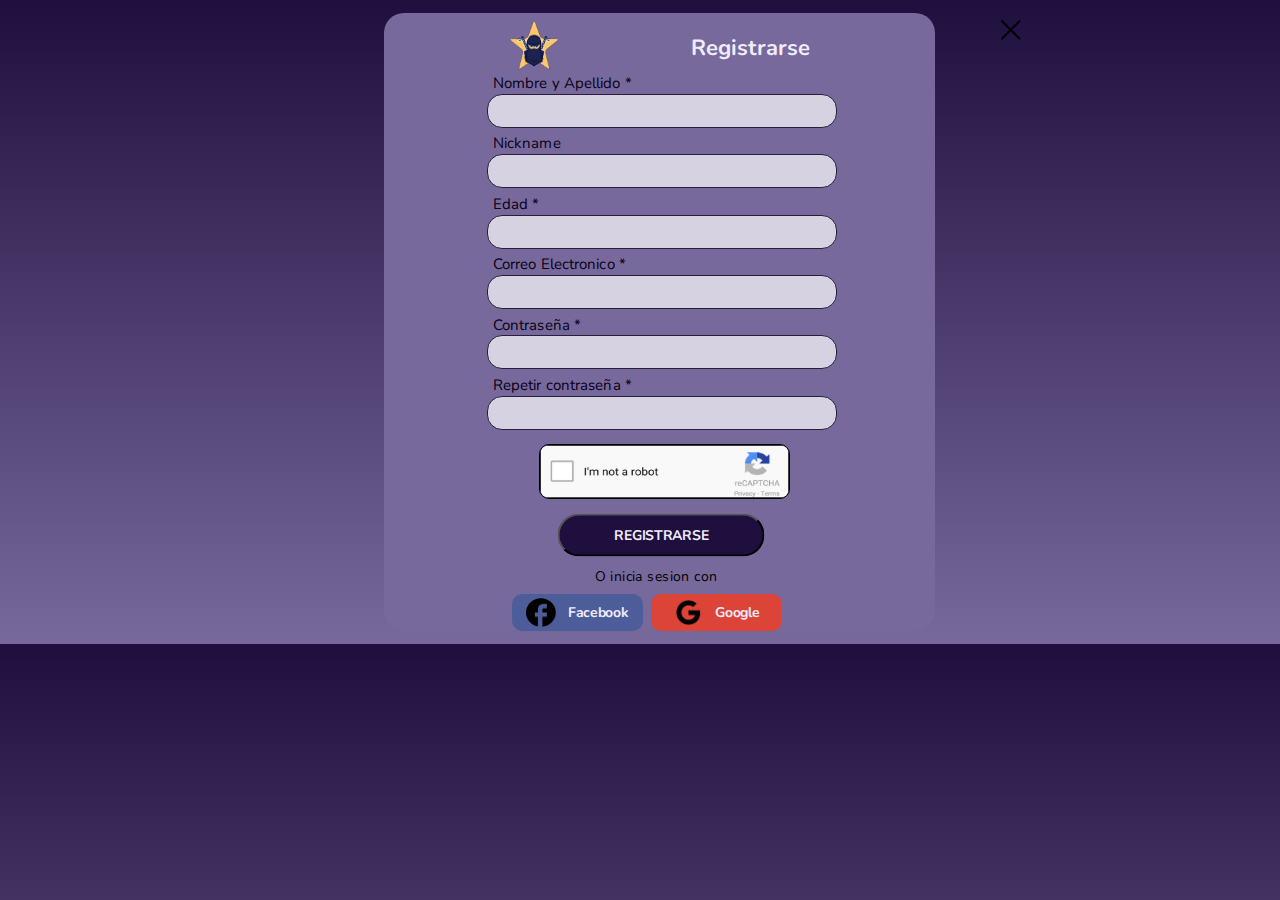
<file: tp3_v2/registro.html>
<!DOCTYPE html>
<html lang="en">
<head>
    <meta charset="UTF-8">
    <meta name="viewport" content="width=device-width, initial-scale=1.0">
    <title>Registro</title>
    <link rel="stylesheet" href="css/style.css">
</head>
<body class="bodyinicio">
    <div class="registroCaja">
        <div class="logoRegistro">
            <img src="img/Logo.png">
            <h1>Registrarse</h1>
            <a class="iniciar" href="index.html"><img class="x" src="img/x.png"></a>
        </div>
        <div class="cajaRegistro">
        <form>
            <div class="infoRegistro">

                <label for="nombre">Nombre y Apellido *</label>
                <input type="text" name="nombre" value="" />
                
                <label for="nickname">Nickname</label>
                <input type="text" name="nickname" value="" />
                
                <label for="edad">Edad *</label>
                <input type="number" name="edad" value="" />
                
                <label for="correo">Correo Electronico *</label>
                <input type="mail" name="correo" />
                
                <label for="contraseña">Contraseña *</label>
                <input type="password" name="contraseña" />
                
                <label for="Repcontraseña">Repetir contraseña *</label>
                <input type="password" name="Repcontraseña" />
                
                <img src="img/cache.png">
                
                <div class="button-container">
                <button id="registrobtn">
                    <span>REGISTRARSE</span>
                    <div class="exito">
                        <svg xmlns:xlink="http://www.w3.org/1999/xlink" version="1.1"  viewBox="0 0 29.756 29.756" style="enable-background:new 0 0 29.756 29.756;" xml:space="preserve">
                            <path d="M29.049,5.009L28.19,4.151c-0.943-0.945-2.488-0.945-3.434,0L10.172,18.737l-5.175-5.173   c-0.943-0.944-2.489-0.944-3.432,0.001l-0.858,0.857c-0.943,0.944-0.943,2.489,0,3.433l7.744,7.752   c0.944,0.943,2.489,0.943,3.433,0L29.049,8.442C29.991,7.498,29.991,5.953,29.049,5.009z"/>
                         </svg>  
                    </div>
                </button>
            </div>
            </div>
        <div class="redes">
             <p>O inicia sesion con</p>
            <div class="redesSociales">
                <div class="cajaFacebook">
                     <img src="img/facebook.png">
                     <label for="facebook"> Facebook</label>
                </div>
            <div class="cajaGoogle">
                <img src="img/google.png">
                <label for="google"> Google</label>
            </div>
        </div>
    </div>
        </form>

    </div>
    <script  type="text/javascript" src="./js/button.js"></script>
</body>
</html>
</file>
<file: tp1/css/style.css>
body{
    text-align: center;
    background-color: 988FAE;
}
</file>
<file: tp2/css/style.css>
@import url('https://fonts.googleapis.com/css2?family=Nunito:wght@500&family=Roboto:wght@500&display=swap');
@import url('https://fonts.googleapis.com/css2?family=Nunito:wght@300&display=swap');
@import url('https://fonts.googleapis.com/css2?family=Nunito+Sans:opsz@6..12&family=Nunito:wght@300&display=swap');
:root{
    /*color*/
    --color-primario: rgb(53, 33, 102);
    --color-primario-luz1: rgb(85, 67, 127);
    --color-primario-luz2: rgb(120, 105, 156);
    --color-primario-sombra1: rgb(41, 22, 86);
    --color-primario-sombra2: rgb(30, 15, 62);

    --color-secundario: rgb(168, 63, 0);
    --color-secundario-luz1: rgb(202, 86, 17);
    --color-secundario-luz2: rgb(230, 122, 58);
    --color-secundario-sombra1: rgb(133, 49, 0);
    --color-secundario-sombra2: rgb(89, 33, 0);

    --simil-negro: rgb(7, 0, 22);
    --simil-blanco: rgb(240, 236, 251);
    --color-acento: rgb(255, 0, 61);
    --color-aceptado: rgb(62, 237, 58);
    --color-warning: rgb(253, 231, 35);
    --color-denegado: rgb(235, 62, 65);
}

h1, h2, h3, p, li{
    font-family: 'Nunito', sans-serif;
}

h1, h2, h3{
    font-style: normal;
}

h1, h2{
    color: var(--simil-blanco);
    font-weight: 700;
}

h1{
    font-size: 22px;   
    line-height: 48px;
    letter-spacing: 0.12px;
} 

h2{
    font-size: 19px;
    line-height: 36px; 
    letter-spacing: -0.095px;
}

h3{
    font-size: 16px;
    font-weight: 600;
    line-height: 36px; 
    letter-spacing: -0.08px;
    margin-bottom: 2%;
    color: var(--simil-blanco);
}

p{
    font-size: 14px;
    font-weight: 400;
    line-height: 25px; 
    letter-spacing: 0.42px;
    margin: 0%;
}

li{
    font-size: 15px;
    font-weight: 350;
}

body{
    width: 100%;
    background-color: var(--color-primario-sombra2);
}

ul{
    list-style: none;
}

header, footer{
    background-color: var(--color-primario);
    display: flex;
    flex-direction: row;
    margin: 0%;
    width: 100%;
}

/* header */
header{
    height: 100px;
    justify-content: space-between;
    display: grid;
    grid-template-columns: 15% 15% 55% 15%;
    grid-template-rows: repeat(2, 50%);
    grid-template-areas: 
        "navJuegos logo misJuegos navUsuario"
        ". buscador buscador navUsuario";
}

.nav__container{
    grid-area: navJuegos;
}

.nav__container, .nav_usuario{
    height: 76px;
    width: 45px;
    z-index: 1;
    display: flex;
    flex-direction: column;
}

.nav_labelJuegos{
    border-radius: 20px;
    left: 4px;
    top: 25%;
    position: relative;
}

.nav_labelJuegos img{
    height: 30px;
    width: 30px;
}

.checkbox{
    opacity: 0;
}

.checkbox:checked ~ .nav_menuJuegos{
    clip-path: polygon(0 0, 100% 0, 100% 100%, 0 100%);
}

.nav_menuJuegos li{
    width: 100px;
    height: 32px;
    padding-top: 3%;
    font-family: 'Roboto', sans-serif;
    letter-spacing: 0.65px;
}

.division_itemJuegos{
    opacity: 0.2;
    width: 200px;
}

.nav_menuJuegos{
    position: relative;
    top: 69%;
    width: 150px;
    z-index: 100;
    background-color: var(--color-primario-sombra2);
    border-radius: 6px;
    border: 2px solid var(--color-primario-sombra1);
    clip-path: polygon(0 0, 0 0, 0 100%, 0% 100%);
    transition: clip-path 0.2s ease-out
   
}
.nav_itemJuegos{
    text-decoration: none;
    font-weight: 500;
    color: var(--simil-blanco);
    margin-left: 10%;
}

a:hover{
    color: var(--color-secundario);
}


.logodib{
    width: 50px;
    height: 50px;
}

a .logo .logoname{
    display: none;
}

.linkahome{
    display: flex;
    z-index: 10;
    margin-right: 10%;
    grid-area: logo;
}

.logo, .buscador, .seccionmisjuegos{
    display: flex;
    align-items: center;
    align-self: center;
} 

.buscador{
    background-color: var(--simil-blanco);
    border-radius: 20px;
    padding: 4px;
    padding-left: 20px;
    padding-right: 20px;
    height: 25px;
    justify-content: space-between;
    opacity: 0.5;
    grid-area: buscador;
}

.inputbuscador{
opacity: 0.5;
color: var(--simil-negro);
letter-spacing: -0.095px;
border: 0px;
font-size: 18px;
font-family: 'Nunito';
font-weight: 600;
}

.btnbusqueda img{
    height: 22px;
}

.btnbusqueda{
    border: 0px;
    margin-left: -4%;
    z-index: 1;
}

.btnbusqueda:hover{
    background-color: var(--simil-blanco);
}

.li_footerul, .li_breadcrumbs{
    color: var(--simil-blanco);
    text-decoration: none;
}

.seccionmisjuegos{
    z-index: 10;
    color: var(--simil-blanco);
    grid-area: misJuegos;
    justify-content: end;
}
.seccionmisjuegos:hover{
    animation: latidos 0.5s infinite;
    transform-origin: center;

}
@keyframes latidos {
    from { transform: none; }
    50% { transform: scale(1.1); }
    to { transform: none; }
    
}
.corazon{
    top: 22px;
    right: 95px;
}

.misjuegos{
    width: 117px;
}

.misjuegos:hover, a:hover{
    color: var(--color-secundario);
}

.nav_usuario{
    grid-area: navUsuario;
}

.nav_menuUsuario{
    display: block;
    position: absolute;
    top: 15%;
    right: 0%;
    z-index: 100;
    width: 317px;
    height: 448px;
    border-radius: 6px;
    border: 1px solid var(--color-primario-sombra1);
    background: var(--color-primario-sombra2);
    clip-path: polygon(0 0, 100% 0, 100% 0, 0 0);
    transition: clip-path 0.3s ease-out;
    color: var(--simil-blanco);

}

.checkbox:checked ~ .nav_menuUsuario{
    clip-path: polygon(0 0, 100% 0, 100% 100%, 0 100%);
}

.datosUsuario{ 
    padding: 11%;
    justify-content: center;
    align-items: center;
    display: flex;

}
h2.nombreUsuario{
    padding-left: 15px;

}
.nav_menuUsuario p{
    position: absolute;
    opacity: 0.5;
    top: 17%;
    left: 30%;
}
.division_itemUsuarios{
    opacity: 0.2;
    margin-top: 0%;
    margin-bottom: 10%;
}
.itemsUsuarios li{
    display: flex;
    padding-left: 20%;
    padding-bottom: 8%;
   
}

.nav_itemUsuario {
    text-decoration: none;
    color: var(--simil-blanco);
    font-family: 'Nunito', sans-serif;
    padding-left: 4%;
 
}
.itemsUsuarios li a{
    font-weight: 500;
    font-size: 15px;
}

.itemsRedesSociales{
    display: flex;
    justify-content: space-between;
    margin: 40px;
}

section img.btnright,section img.btnleft{
    position: absolute;
    top: 42%;
    cursor: pointer;
    opacity: 0.7;  
    width: 30px;
}

section img.btnright{
    right: 41px;

}
section img.btnleft{
    left: 41px;
}


.body_container h1{
    margin-bottom: -7px;
    margin-left: 2%;
    margin-top: 46px;
    cursor: pointer;
}
.body_container  .carruselGrande h1{
    margin-bottom: -17px;
    margin-top: 35px;
}
.body_container h1:hover, .body_container h1:active{
    width: 50%;
    letter-spacing: 5px;
    transition: all 500ms ease-in-out;
}
.body_container h1::after, .body_container h1::before{
    content: "";
    display: block;
    position: relative;
}

ul.carruselUl{
    display: flex;
    overflow-x: auto;
    white-space: nowrap;
    width: 100%;
    padding-left: 0%;
    margin-top: 0.5%;
    margin-bottom: -2%;
    scroll-behavior: smooth;
    margin-left: 0px;

}
#carrusel{
    margin-bottom: -3%;
}
::-webkit-scrollbar{
    display: none;
}

ul.carruselUl.activeder{
    animation: rotarder 0.8s linear;

}
ul.carruselUl.activeizq{
    animation:  rotarizq 0.8s linear;
}


@keyframes rotarizq {
    0%{
        transform: skew(0);
    }
    50%{
        transform: skew(10deg);        
    }
    100%{
        transform: skew(0);
    }
}

@keyframes rotarder {
    0%{
        transform: skew(0);
    }
    50%{
        transform: skew(-10deg);
    }
    100%{
        transform: skew(0);
    }
}


li.carruselLi{
    display: inline-block;
     vertical-align: middle;
     margin: 5px;
     box-shadow: 50%;
     cursor: pointer;
 
 }
 li.carruselLi .infocard:hover{
     opacity: 1;
 }
 .cajaCard{
     display: grid;
     grid-template-columns: repeat(2, 1fr);
     grid-template-rows: repeat(2, 1fr);
     width: 412px;
     height: 272px;    
     position: relative;
     left: 10px;
     padding-top: 2.5%;
 }
 
 .cardChica{
     height: 119px;
     width: 190px;
 }
 
 .cardGrande{
     padding-top: 3%;
     height: 250px;
     width: 317px;
 }


 .cardGrande .infocard{
    bottom: 50%;
}

.infocard{
    position: relative;
    background-color: var(--simil-blanco);
    opacity: 0.8;
    display: flex;
    flex-direction: row;
    justify-content: space-between;
    border-bottom-left-radius: 10px;
    border-bottom-right-radius: 10px;
    bottom: 52%;
    height: 49%;
    box-shadow: 4px 7px 4px 0px rgba(0, 0, 0, 0.24);

}

.infocardtxt{
    display: flex;
    flex-direction: column;
    justify-content: flex-start;
    margin: 0%;
}

.txtCardChica, .txtCardGrande{
    font-weight: bolder;
    color: var(--simil-negro);
    margin: 1%;
}

.txtCardChica{
    width: 110px;
}

.txtCardGrande{
    font-size: 130%;
    margin: 4%
}

.carrito, .agregado {
    height: 50px;
    width: 50px;
    padding: 1%;
    position: inherit;
    top: 40%;
    right: 2%;
    border: 2px solid var(--color-denegado);
    background-color: var(--color-denegado);
    border-radius: 20%;
}

.agregado{
    background-color: var(--color-warning);
    border: 2px solid var(--color-warning);
}

.cardChica .carrito, .cardChica .agregado{
    height: 30px;
    width: 30px;
}

.etiquetaTendencia{
    position: relative;
    right: 37%;
    bottom: 82%;
}

.etiquetaGratis{
    position: relative;
    right: 100%;
    bottom: 85%;
}
.footertxt p{
    opacity: 0.66;
}

a.linkajuego {
    padding: 0%;
    width: 46px;
    display: contents;
}

.btnJugar{
    padding-left: 3%;
    padding-right: 3%;
}
.btnJugar, .linkajuego{
    position: inherit;
    top: 40%;
    right: 2%;
    height: fit-content;
    border: 0px;
    border-radius: 7px;
    font-weight: bolder;
    background-color: var(--color-secundario-luz2);
    color: var(--simil-blanco);
    margin: 1%;
}

footer{
    height: 290px;
    align-items: center;
    justify-content: space-around;
    margin-top: 8%;
    padding: 2%;
    flex-direction: column;
}

footer img{
    display: none;
}

.footertxt{
    display: flex;
    flex-direction: column;
    align-items: center;
}

.footertxt p, .footerul li{
    font-size: 10px;
    margin: 1%;
    color: var(--simil-blanco);
}
.footertxt p{
    margin: -2%;
}
.footerul{    
    margin: 0%;
    padding: 0%;
    flex-wrap: wrap;
    display: flex;
    flex-direction: row;
    height: fit-content;
    width: 100%;
    justify-content: space-around;
    align-content: space-between;
}

@media only screen and (min-width:1050px){  
header{
    display: flex;
    height: 76px;
}

.nav_labelJuegos{    
    left: 45px;
}

.nav_menuJuegos li{
    width: 200px;
    height: 36px;
    padding-top: 9%;
}

.nav_menuJuegos{
    width: fit-content;
    top: 30%;
}
.nav_itemJuegos{
    margin-left: 20%;
}
.logodib{
    margin-right: -25px;
}
.nav_labelJuegos img, .logodib{
    width: auto;
    height: auto;
}

a .logo .logoname{
    display: block;
    width: 127px;
    height: 40px;
    margin-top: 20px;
}
.linkahome{
    position: initial;
}

.buscador{
    position: initial;
    height: 35px;
    width: 400px;
}
.btnbusqueda img{
    height: auto;
}

.li_footerul, .li_breadcrumbs{
    color: var(--simil-blanco);
    text-decoration: none;
}

.seccionmisjuegos{
    position: initial;
}    

.nav_usuario{
    position: relative;
    left: -4%;
    top: 9%;
}
.nav_labelUsuarios{
    position: initial;
}
.nav_menuUsuario{
    position: relative;
    right: 482%;
    top: -4%;
}

.checkbox:checked ~ .nav_menuUsuario{
    clip-path: polygon(0 0, 100% 0, 100% 100%, 0 100%);
}
/* header */

/*footer*/
footer{
    flex-direction: row;
    margin-top: 5%;
}

.footertxt{
    height: 275px;
}

footer img{
    display: block;
}

.footerul{
    flex-direction: column;
    height: 250px;
    width: fit-content;
}

.footertxt p, .footerul li{
    font-size: 14px;
    margin: 0%;
}
}

/**Pagina Juego**/

.breadcrumbs{
    margin: 3%;
    margin-bottom: 0%;
    margin-top: 1%;
    display: flex;
    flex-direction: row;
    color: var(--simil-blanco);
    text-decoration: underline;
}

.breadcrumbs li, .seccionJuegoInstrucciones p{
    font-size: 12px;
}

.titulojuego{
    margin-left: 3%;
}

.espaciojuego{
    margin-top: -2%;
    height: 650px;
}

.fondojuego{
    background-color: var(--simil-negro);
    opacity: 0.6;
    width: 808px;
    height: 650px;
    border-radius: 10px;
}

.espaciojuego img{
    position: relative;
    bottom: 100%;
    left: 1.5%;
    align-self: center;
    display: flex;
}

.seccionJuegoInstrucciones{
    margin: 3%;
    display: flex;
    flex-direction: row;
    justify-content: space-between;
    width: 1300px;
}

.instrucciones, .instrucciones .fondo{
    border-radius: 2%;
    height: 650px;
    width: 450px;
    position: relative;
    bottom: 4%;
}

.instrucciones .fondo{
    background-color: var(--simil-blanco);
    opacity: 0.35;
}

.instruccionesYcontroles{
    position: relative;
    bottom: 100%;
    width: 360px;
    height: 620px;
    justify-items: center;
    left: 45px;
    color: var(--color-primario-sombra2);
    justify-content: space-between;
}

.instruccionesYcontroles, .controles {
    display: flex;
    flex-direction: column;
}

.instruccionesTxt li{
    margin-bottom: 4%;
    font-weight: 550;
    text-align: justify;
}

.controles img{
    align-self: center;
    margin-bottom: 100px;
}

.detallesJuego{
    margin-left: 3%;
    color: var(--simil-blanco);
    width: 808px;
    text-align: justify;
    margin-bottom: 3%;
}

.imgsDetallesJuego{
    margin: 2%;
    margin-top: 4%;
    display: flex;
    flex-direction: row;
    justify-content: space-around;
}

video{
    height: 119px;
    width: 200px;
}

hr{
    width: 100%;
    opacity: 0.5;
    justify-self: center;
}

.comentariosJuego{
    margin-left: 3%;
    width: 808px;
}

.imgPerfil{
    position: relative;
    top: -6%;
    margin: 2%;
}

.comentarioTxt{
    display: flex;
    flex-direction: column;
    width: 670px;
}

.comentarioBtn{
    position: relative;
    right: 2%;
    align-self: center;
}
section h3{
    margin-top: -5%;
}
article h3, article h2{
    margin-top: 2%;
    margin-bottom: 4%;
}
article h2{
    margin-bottom: 1%;

}
article .comentarioTxt h3{
    margin-bottom: 1%;

}

.espacioComentar{
    border-radius: 10px;
    border: 1px solid var(--simil-blanco);
}

.espacioComentar, .comentario{
    display: flex;
    flex-direction: row;
    align-items: flex-start;
    justify-content: flex-start;
    color: var(--simil-blanco);
    border-radius: 5px;
    height: 100px;
    margin-bottom: 3%;
}

.comentario{
    background-color: rgba(240, 236, 251, 0.2);
    height: 120px;
}
.bodyjuego footer{
    margin-top: 1%;
}
.button-container label{
    width: 158px;
    height: 43px;
    border-radius: 30px;
    border: 3px solid var(--Secundario, #A83F00);
    background: none;
    
    width: 133.575px;
    color: var(--Secundario-Luz2, #E67A3A);
    text-align: center;
    font-size: 14px;
    font-style: normal;
    font-weight: 700;
    letter-spacing: -0.28px;
    
    display: flex;
    justify-content: center;
    align-items: center;

    position:absolute;
    left: 52%;
    top: 22%;
}
.button-container label img:hover{
    width: 30px;
    height: 30px;
   animation: girar 0.5s linear;
}

.button-container label:hover{
    transition-duration: 0.5s;
    background-color: var(--color-secundario-sombra2);
    color: var(--simil-blanco);
}
.menuCompartir{
    position: absolute;
    top: 3px;
    left: 190px;
    right: 0;
    bottom: 0;
    margin: auto;
    z-index: 2000;
    background-color: var(--color-primario);
    width: 398px;
    height: 242px;    
    text-align: center;
    border-radius: 10px;
    clip-path: polygon(0 0, 100% 0, 100% 0, 0 0);
    transition: clip-path 0.2s ease-out;
}
.checkbox{
   opacity: 0;
}
.checkbox:checked ~ .menuCompartir{
    clip-path: polygon(0 0, 100% 0, 100% 100%, 0 100%);
}

.menuCompartir h1{
    padding-top: 7%;
}
.menuCompartir ul{
    display: flex;
    justify-content: space-around;
    align-items: center;
    margin-top: 24px;
    margin-bottom: 40px;
    
}
.menuCompartir .itemCompartir{
    background-color: var(--simil-blanco);
    border-radius: 100%;
    width: 48px;
    height: 45px;
    cursor: pointer;
    
}
.itemCompartir .inst{
    margin: 14%;
    margin-left: 6px;
}
.itemCompartir .face{
    margin: 8px;
}
.itemCompartir .twi{
    margin: 12px;
    margin-left: 10px
}
.menuCompartir a{
    color:var(--color-secundario);
    font-family: 'Nunito';
    font-size: 15px;
    font-weight: 700;
    letter-spacing: -0.28px;
    text-decoration-line: underline;
}
.menuCompartir ul li img {
    margin-top: 19%;
}
.publicidad{
    display: inline-block;
}
.publicidad img{
    opacity: 0.9;
    position: absolute;
    right: 2%;
    width: 370px;
}
.publicidad img.ski{
    top:200%
}
.publicidad img.coca{
    top:139%

}
/* loader */
*,*::before,*::after{
    margin:0;
    padding: 0;
    outline: 0;
    box-sizing:border-box
}
body #contenedor-loader{
    height: 100%;
    width: 100%;
    background-color: var(--color-primario);
    position: fixed;
    z-index: 10000;
    display: flex;
    align-items: center;
    justify-content: center;
    transition-duration: 5s ;
    transition-timing-function:ease;
}

#porcentaje {
    position: absolute;
    animation: none;
    color: var(--simil-blanco);
    font-size:22px;
    top: 0;
    left:0;
    right: 0;
    bottom: 0;
    margin:auto;
    display: flex;
    align-items: center;
    justify-content: center;

}
.loader{
    position: absolute;
    border: 15px solid #ccc;
    opacity: 0.8;
    border-top-color: var(--color-secundario-luz1);
    border-top-style: groove;
    height: 90px;
    width: 90px;
    border-radius: 100%;
    animation: girar 1.5s infinite;
}
@keyframes girar {
    0%{
        transform: rotate(0deg);
    }
    50%{transform: rotate(180deg);
    }100% {transform: rotate(360deg);}
} 
/*IniciarSesion*/
body.bodyinicio{
    background: -webkit-linear-gradient(var(--color-primario-sombra2), var(--color-primario-luz2));

}
.inicioCaja{
    width: 500px;
    height: 618px;
    border-radius: 20px;    
    background-color: var(--color-primario-luz2);
    margin-left: 34%;
    margin-right: auto;
    margin-top: 1%;
    margin-bottom: 1%;
    display: flex;
    align-items: center;
    
}

.logoInicio{
    position:absolute;
    display:block;
    top: 40px;
    left: 667px;
}
.logoInicio h1{
margin-left: 9%;
}
form{
    margin-top: 20%;
}

.infoSesion input{
    width: 372px;
    height: 48px;
    border-color: var(--simil-negro);
    border: 1px solid var(--simil-negro);
    border-radius: 15px;
    display: block;
    margin-left: 17% ;

    font-family: 'Nunito';
    font-size: 17px;
    letter-spacing: 0.6px;
    padding-left: 20px;
    opacity: 0.7;

    margin-top: 9%;

}
/* boton */
.inicioCaja form button{
    margin-left: 65%;
}
form button{
    width: 207px;
    height: 43px;
    border-radius: 30px;
    background: var(--color-primario-sombra2);
    margin-top: 15%;
    margin-left: 75% ;    
    text-align: center;
    cursor:pointer;
    transform: translate(-50%, -50%);
    overflow: hidden;
    transition: all .35s;
}

button:hover{
    background-color: var(--color-secundario);
    
}
button span{
    transition:all.40s;
}
.exito{
    width: 100%;
    height: 100%;
    background: #fff;
    border-radius: 50%;
    z-index: .1;
    opacity:0;
    visibility: hidden;
    transition: all .35s;
    position: absolute;
    top: 0;
}
.exito svg{
    width: 20px;
    height: 20px;
    fill: yellowgreen;
    transform-origin: 50% 50%;
    transform: translateY(-50%) rotate(0deg) scale(0);
    transition: all .35s;
}
button.is_active{
    width: 40px;
    height: 40px;
  }
  
  button.is_active .exito{
    opacity: 1;
    visibility: visible;
  }
  
  button.is_active .exito svg{
    margin-top: 50%;
    transform: translateY(-50%) rotate(720deg) scale(1);
  }
  
  button.is_active span{
      opacity: 0;
      visibility: hidden;
    }
    /* boton */
a.registrate, form button, .redesSociales label{
    font-family: 'Nunito';
    font-size: 14px;
    font-weight: 700;
    color:var(--simil-blanco);
    letter-spacing: -0.28px;
}
a.registrate{  
    opacity: 0.7;
    display: block;
    margin-top: 3%;
    margin-left: 33%;
}
a.registrate:hover, .breadcrumbs:hover{
    text-decoration: none;
}
a.li_breadcrumbs:hover{
    color: var(--simil-blanco);

}
.inicioCaja p{
    margin-left: 47%;
    margin-top: 5%;

}
.redes .cajaFacebook ,.redes .cajaGoogle{
    width: 135px;
    height: 37px;
    margin-top: 1%;
    display: flex;
}
.redes .redesSociales{
    display: flex;
    justify-content: space-between;
}
 .redes .cajaFacebook{
    border-radius: 10px;
    background: rgba(59, 89, 152, 0.70);
}
.inicioCaja .redes .cajaFacebook{
    margin-left: 31%;

}
.redes .cajaGoogle{
    border-radius: 10px;
    background: #DB4437;
}
.inicioCaja .redes .cajaGoogle{
    margin-left: 2%;
}
.redes .cajaFacebook img, .redes .cajaGoogle img{
    width: 29.769px;
    height: 29.356px; 
    margin: auto;  
    margin-right: 9%;

}
.cajaFacebook label, .cajaGoogle label{
    text-align: center;
    text-decoration: none;
    margin: auto;
    margin-left: 0%;
}
.cajaGoogle:hover{
    border: 1px solid hsl(5, 95%, 50%); 
}
.cajaFacebook:hover{
    border: 1px solid  rgba(8, 86, 255, 0.7);

}
/* registro */
.registroCaja{
    width: 551px;
    height: 618px;
    background-color: var(--color-primario-luz2);
    border-radius: 20px;   
    margin-left: 30%;
    margin-right: auto;
    margin-top: 1%;
    margin-bottom: 1%;
    display: flex;
    align-items: center;
}
.logoRegistro{
    position : absolute;
    display: flex;
    top: 20px;
    justify-content: space-around;

}
.logoRegistro img{
    margin-right: 30%;
    margin-left: 125px;
    height: 50px;
    width: 50px;
}
.logoRegistro h1{
    margin-right: 15%;
    margin-top: 4px;
    letter-spacing: 0.12px;
    color: var(--simil-blanco);
}
.cajaRegistro form{
    display: block;
    margin-top: 21px;
    margin-left: 17%;
}
.infoRegistro input{
    width: 350px;
    height: 34px;
    border-color: var(--simil-negro);
    border: 1px solid var(--simil-negro);
    border-radius: 15px;
    display: block;
    margin-left: 15% ;
    margin-top: 0.3%;
    margin-bottom:1.9%;
    justify-content: center;

    font-family: 'Nunito';
    font-size: 13px;
    letter-spacing: 0.6pfx;
    padding-left: 20px;
    opacity: 0.7;
}
.infoRegistro img{
    margin-left: 33%;
    margin-top: 3%;
    margin-bottom: 3%;
    width: 251px;
    height: 55px;
    border-radius: 10px;
    border: 1px solid #000;
}
.infoRegistro label{
    color:var(--simil-negro);
    font-family: 'Nunito';
    font-size: 15px;
    letter-spacing: 0.1px;
    margin-left: 17%;
}
.infoRegistro .button-container{
    margin-left: 0%;
}
.cajaRegistro .redes p{
    margin-left: 52%;
    margin-top: -5%;
    margin-bottom: 1%;
}
.cajaRegistro .redesSociales{
display: flex;
position: absolute;
left: 40%;

}
.cajaRegistro .redes .cajaFacebook{
    margin-right:0;
}

.cajaRegistro .redes .cajaGoogle{
    margin-left:3%;

} 
.cajaRegistro .button-container{
    margin-top: -20px;
    left: 48%;
}
img.x{
    height: 20px;
    width: 20px;
}
img.x:hover{
    height: 22px;
    width: 22px;
}
</file>
<file: tp4/style.css>
@import url('https://fonts.googleapis.com/css2?family=Lato:wght@900&display=swap');
  @import url('https://fonts.googleapis.com/css2?family=Lato&display=swap');
  @import url('https://fonts.googleapis.com/css2?family=Lato:wght@700&display=swap'); 
  
  
  body{
     margin: 0;
  }
header img{
  top: 0%;
  position: absolute;
}
header .fondo{
    height: 126px;
}

header{
  /* margin-left: -66px; */
  display: flex;
  justify-content: space-between;
   position: fixed;
  top: 0;
  width: 100%;
  z-index: 15;
  transition: height 1s ease;
}

header img.fondo {
  height: 126px;
  width: 100%;
}

#parallax1Layer8 .logo {/* cuando scrolleo */
  transition: transform 1s ease; 
}

.oculto {
  opacity: 0;
  transition: opacity 0s ease;
}


.btnsHeader{
  display: flex;
  justify-content: center;
  margin-top: 1%;
  width: 78%;
  position: absolute;
  margin-left: 100px;
  transition: transform 1s ease; 
}

.btn_menu{
  z-index: 15;
  position: absolute;
  left: 0;
  transition:transform 1s ease; 
}

.btn_comprar{
  position: fixed;
  z-index: 15;
  width: 200px;
  right: 0;
  margin-right: 7%;

}
.btn_comprar, .btn_comprarAhora{
  height: 60px;
  color: #02187e;
  background-color: #ffe901;
  font-family:'Lato';
  font-size: 20px;
  border-radius: 30px;
  border: 8px solid #2982ff;
  box-shadow: 4px 4px #02187e;
  transition: background-color 1s, color 1s;
}

.btn_comprar:hover, .btn_comprarAhora:hover{
  color: #ffe901;
  background-color: #02187e; 
  cursor: pointer;
}

.btn_comprar p, .btn_comprarAhora p{
  margin: 0%;
  font-weight: bolder;
}
.inicio{
  margin-top: 10%;
  height: 950px;
background: linear-gradient(180deg, #5499F8 0%, #5499F8 87.91%, rgba(84, 153, 248, 0) 100%);
}
/* presentacion */

.inicio{
  margin-top: 0;
}
.inicio div{
	position: absolute;
}

#parallax1Layer0 img{
  margin-left: 3%;
  margin-top: 4%;
  opacity: 0;
  transition: opacity 8s ease;
}

#parallax1Layer1 img{
  margin-top: 100%;
  margin-left: 70%;
  transform: translateY(50px);
  /* transition: transform 0.5s ease; */
}
#parallax1Layer2 .edifIzq{
margin-top: 20%;
}
#parallax1Layer2 .edifDer{
position: absolute;
left: 236%;
top: 10%;
}
#parallax1Layer2 .ediIzq{
position: absolute;

}

.inicio #parallax1Layer2 img{
  transform: translateY(90px);
  transition: transform 7s ease;
}

#parallax1Layer3 img{
  margin-top: 93%;
  margin-left: 25%;
  opacity: 0;
  transform: translateY(70px);
  transition: opacity 7s ease, transform 8s ease;
}


#parallax1Layer4 img{
  margin-top: 86%;
  margin-left: 195%;
  opacity: 0;
  transform: translateY(70px);
  transition: opacity 7s ease, transform 8s ease;
}

#parallax1Layer5 img{
  position: absolute;
  margin-top: 403px;
  margin-left: 404px;
  opacity: 0;
  transform: translateY(70px);
  transition: opacity 7s ease, transform 8s ease;
}

#parallax1Layer3.mostrar img,
#parallax1Layer4.mostrar img,
#parallax1Layer5.mostrar img,
#parallax1Layer0.mostrar img,
#parallax1Layer1.mostrar img,
#parallax1Layer2.mostrar img,
#parallax1Layer8.mostrar img,
#parallax1Layer6.mostrar img,
#parallax1Layer7.mostrar img{
  opacity:1;
  transform: translateY(0);

}

#parallax1Layer6 img{
  margin-top: 130%;
  margin-left: 351%;
  opacity: 0;
  transform: translateY(70px);
  transition: opacity 6s ease, transform 7s ease;
}

#parallax1Layer7 img{
  position: absolute;
  margin-top: 375px;
  margin-left: 390,35px;
  opacity: 0;
  transform: translateY(70px);
  transition: opacity 6s ease, transform 7s ease;
}
#parallax1Layer7,
#parallax1Layer5,
#parallax1Layer3,
#parallax1Layer6,
#parallax1Layerduende,
#parallax1Layer4
{
  z-index: 10;
  position: absolute;
}
#parallax1Layer8 img{
 margin-top: 6%;
    margin-left: -27%;
  opacity:0;
  transition: opacity 6s ease;
}

/* Conoce a Spidey */
.duendeVerde h1{
  width: 646px;
  font-family: 'Lato';
  font-weight: 700;
  font-size: 60px;
  color: #FFFFFF;
  position: absolute;
  height: 114px;
  top: 815px;
    left: 103.35px;
  z-index: 10;


line-height: 57px;


}

.conoceASpidey p{
  position: absolute;
  color: #FFFFFF;
  font-family: 'Lato';
  font-size: 20px;
  font-weight: 400; 
  line-height: 24px;
  text-align: left;
  z-index: 10;
  top: 970px;
  left:103.35px;
  Width:586px;
  Height:154px
}

.duendeVerde .rectangulo{
  top: 700px;
  width: 100%;
  z-index: 0;
  position: absolute;
}

#parallax1Layerduende img{

  height: 100%;
  margin-top: -45%;
  margin-left: 131%;
}

img.juegoDuende{
position: relative;
z-index: 5;
top:203.72px;
left: 7%;
}

/*Seccion cards SM*/

.juegoSpiderman{
  display: flex;
  margin-top: 26%;
  justify-content: space-between;
  justify-self: center;
  position: absolute;
  left: 11%;
  right: 8.5%;
}

.juegoSpiderman .milesMoralesJugando{
  position: absolute;
  top: 0px;
  left: 34.5%;
}

.juegoSpiderman p{
  font-family: 'Lato';
  font-size: 20px;
  font-weight: 400;
  line-height: 24px;
  letter-spacing: 0em;
  text-align: left;
  width: 333px;
  height: 218px;
}


.cardsJuegoSM{
  opacity: 0.00;
	transition: 1s all ease-in-out;
	-moz-transition: 1s all ease-in-out;
	-webkit-transition: 1s all ease-in-out;
  transform: translateY(90px);
}

.active{
  opacity: 1;
  transform: translateY(0px);
}

/*Seccion Gwen Stacy*/
.seccionGwenStacy{
  display: flex;
  flex-direction: column;
  justify-content: center;
  position: relative;
  margin-top: 1000px;
  margin-left: -2%;
}

.fondoSeccionGS{
  position: relative;
  z-index: 1;
  width: 100%; 
  height: 100%;
}

.cardsGS{
  z-index: 2;
  display: flex;
  flex-direction: column;
}

.cardGS1, .cardGS2, .cardGS3{
  width: fit-content;
  height: fit-content;
  position: relative;
  margin-left: 10%;
}

.parallax-elementGS{
  transition: transform 0.5s ease-out;
}
.cardGS1{
  margin-top:-52%;
}
.cardGS2{
  margin-top: -13.5%;
}
.cardGS3{
  margin-top:-15%
}
.cardGS1:hover, .cardGS2:hover, .cardGS3:hover{
  animation: hoverCardGS 0.8s;
  z-index: 5;
  cursor: pointer;
}
@keyframes hoverCardGS {
  0%{transform: translateY(0px) rotateY(0deg);}
  50%{transform: translateY(5px) rotateY(25deg)}
  100%{transform: translateY(0px) rotateY(0deg)}
}

/*Seccion vengadores*/

.seccionVengadores{
  position: relative;
}

.fondoSeccionVengadores{
  margin-top: -13%;
  width: 100%;
  height: 964px;
  background-color: #000;
  clip-path: polygon(0 10%, 100% 0%, 100% 92%, 0 81%);
}

.fondoFtVengadores, .fondoFtVengadores1, .fondoFtVengadores2{
  position: absolute;
  left: 10%;
  z-index:1;
}
.fondoFtVengadores1{
  z-index: 2;
}
#panteraNegra{
  margin-left: 44.5%;
  margin-top:  -20%;
  position: absolute;
  z-index: 4;
}

#piernasLargas{
  margin-top: -7%;
  left: 13%;
  position: absolute;
  z-index: 1;
}
#hulk{
  position: absolute;
  z-index: 1;
  margin-top: 8%;
  left: 60%;
}
.seccionVengadores h1{
  font-weight: 700;
  width: 667px;
  margin-left: 10%;
  line-height: 94.5%; 
  height: 500%;
  position: relative;
  margin-top: -55%;
}

.seccionVengadores h1, .comprarAhora h1{
  color: #FFF;
  font-family: 'Lato';
  font-size: 60px;
  font-style: normal;
  position: relative;
}

/* Mas amigos  */
.masAmigos{
  max-width: 1200px;
  position: relative;
  margin-top: 50%;
  margin-left: 2%;
}
.masAmigos h1, .masAmigos .masAmigosTexto h3, .masAmigos .masAmigosTexto p{
  color: #000;
  font-family: 'Lato';
  font-style: normal;
}

.masAmigos h1{
  position: relative;
  left:  8.4%;
  font-size: 60px;
  font-weight: 700;
}

.masAmigos .masAmigosTexto h3{
  font-size: 40px;
  font-weight: 400;
  width: auto;
  margin-bottom: 1%;
}

.masAmigos .masAmigosTexto {
  font-size: 20px;
  font-weight: 400;
  width: 467px;
  overflow-y: scroll;
  max-height: 400px;
  margin-left: 60%;
  margin-top: -4%;
}
.masAmigosImg img {
  position: absolute;
  margin-top: 2%;
}
#textContainer::-webkit-scrollbar {
  overflow: hidden;
}
.masAmigosTexto .text{
  transition: ease-in-out .7s;
}

#imageContainer{
  margin-left: 8.5%;
  position: sticky;

}

/*Seccion ComprarAhora*/
.comprarAhora h1{
  z-index: 10;
  margin-top: -25%;
  margin-left: 10%;
  font-weight: 400;
  width: 816px;
}

.fondoComprarAhora{
  position: relative;
  width: 100%;
  height: 478px;
  background-color: #000;
  clip-path: polygon(0 0%, 100% 26%, 100% 73%, 0% 100%);
}

.btn_comprarAhora{
  position: relative;
  left: 10%;
  width: 292px;
  z-index: 10;
}

#variantMiles, #variantPeter,#variantGwen{
  transition: all 0.7s ease; 
}
.spiderVariants{
  display: flex;
  flex-direction: row;
  justify-self: center;
  justify-content: center;
  margin-top: 10%;
}
.fondoVariant{
  height: 135%;
  z-index: -1;
  position: absolute;
  clip-path: polygon(0 18%, 100% 0%, 100% 96%, 0 82%);
  top: 4745px;
  width: 100%;
}
.borde{
  z-index: -1;
  position: absolute;
  margin: auto;
  background: none;
  width: 100%;
  right: 1%;
  height: 104.139px;
}

#borde1{
  rotate: -6deg;
  top: 4780px;;

}
#borde2{
  top: 5450px;
  rotate: 5deg;
  height: 34.139px;
}
.ftSpiderVariants{
  width: fit-content;
  height: fit-content;
}


/*Seccion prefooter*/
.prefooter{
  margin-top: 5.5%;
}
.fondoPrefooter, .edificiosPrefooter{
  width: 100%;
}

.edificiosPrefooter{
  position: absolute;
  z-index: 1;
  left: 0;
  margin-top: 55%;
  height: 100%;
}

.prefooter h1{
  position: absolute;
  margin-top: -95%;
  font-family: 'Lato';
  font-style: normal;
  font-size: 60px;
  font-weight: 600;
  text-align: center;
  margin-left: 23%;
  width: 750px;
}

.inputSuscribirse{
  position: absolute;
  margin-top: -78%;
  margin-left: 24%;
  width: 800px;
}

.inputSuscribirse input, .inputSuscribirse button{
  border: 9px solid #2982ff;
}

.inputSuscribirse input{
  margin-right: 0%;
  width: 470px;
  height: 80px;
  border-radius: 50px 0px 0px 50px;
  box-shadow: 0px 5px #02187e;
  font-size: 20px;
  position: relative;
  margin-top: 1%;
}

.inputSuscribirse input::placeholder{
  padding-left: 7%;
}


.inputSuscribirse button{
  height: 100px;
  margin-left: -1%;
  margin-top: 1%;
  width: 230px;
  border-radius: 0px 50px 50px 0px;
  background-color: #ffe901;
  box-shadow: 4px 5px #02187e;

}

.inputSuscribirse button p{
  margin-left: 0%;
  font-weight: 900;
  color: #02187e;
  font-size: 17px;
}

.textPrefooter{
  position: relative;
  margin-top: -67%;
  z-index: 5;
  width: 578px;
  font-family: 'Lato';
  font-size: 20px;
  margin-left: 27%;
}

.textPrefooter span{
  text-decoration: underline;
}

.imgWarning{
  position: relative;
  margin-top: 0%;
  margin-left: 27%;
}

.sprite {
  z-index: 10;
  position: relative;
  left: 44%;
  margin-top: 27%;
  width: 100px;
  height: 160px;
  background-image: url(./imgs/spriteSM.png);
  background-size: cover;
  animation: spriteAnimation 3.5s steps(11) infinite;
}

.sprite:hover{
  background-image: url(./imgs/spriteSMhover.png);
}

@keyframes spriteAnimation {
  0% {
    background-position: 0px;
  }
  100% {
    background-position: -1170px;
  }
}

/*footer*/
footer{
  background-color: #5e5e5d;
  position: relative;
  margin-top: 08%;
  height: 678px;
}

.ft1footer{
  width: 100%;
  background-color: #242424;
}
.ft1footer img{
  margin-left: 10%;
}

footer p{
  margin-left: 10%;
  width: 820px;
  
}
.linksFooter, .ft2footer{
  margin-left: 10%;
}
.linksFooter a, footer p{
  font-family: 'Lato';
  color: #FFF;
  font-size: 20px;
  font-style: normal;
  font-weight: 400;
  line-height: 94.5%;
  letter-spacing: 2.2px;
}

.ft2footer{
  margin-top: 3%;
}


/* loader */

#contenedor-loader{
  height: 100%;
  width: 100%;
  background-color:#DF1F2D;
  position: fixed;
  z-index: 100;
  display: flex;
  align-items: center;
  justify-content: center;
  transition: 4s;
}

#contenedor-loader img{
  position: absolute;
  top: 7px;
  left: -5px;
  right: 0;
  bottom: 0;
  margin:auto;
  width: 22%;
  z-index: 1;

}
#porcentaje {
  color: white;
  z-index: 3;
  font-size: 24px;
  font-family: 'Lato';
  font-style: normal;
  display: flex;
  align-items: center;
  justify-content: center;
  margin-top: -2%;

}
.preloader{
  background: linear-gradient(0deg,#447BBE 50%,#0d1544 100% );
  border: 1px solid #ccc;
  position: absolute;
  height: 280px;
  width: 280px;
  border-radius: 100%;
  animation: girar 1s infinite;
}

@keyframes girar {
  to{
      transform: rotate(0deg);
  }
  from{transform: rotate(360deg);}
}
</file>
<file: tp3_v2/css/style.css>
@import url('https://fonts.googleapis.com/css2?family=Nunito:wght@500&family=Roboto:wght@500&display=swap');
@import url('https://fonts.googleapis.com/css2?family=Nunito:wght@300&display=swap');
@import url('https://fonts.googleapis.com/css2?family=Nunito+Sans:opsz@6..12&family=Nunito:wght@300&display=swap');
:root{
    /*color*/
    --color-primario: rgb(53, 33, 102);
    --color-primario-luz1: rgb(85, 67, 127);
    --color-primario-luz2: rgb(120, 105, 156);
    --color-primario-sombra1: rgb(41, 22, 86);
    --color-primario-sombra2: rgb(30, 15, 62);

    --color-secundario: rgb(168, 63, 0);
    --color-secundario-luz1: rgb(202, 86, 17);
    --color-secundario-luz2: rgb(230, 122, 58);
    --color-secundario-sombra1: rgb(133, 49, 0);
    --color-secundario-sombra2: rgb(89, 33, 0);

    --simil-negro: rgb(7, 0, 22);
    --simil-blanco: rgb(240, 236, 251);
    --color-acento: rgb(255, 0, 61);
    --color-aceptado: rgb(62, 237, 58);
    --color-warning: rgb(253, 231, 35);
    --color-denegado: rgb(235, 62, 65);
}

h1, h2, h3, p, li{
    font-family: 'Nunito', sans-serif;
}

h1, h2, h3{
    font-style: normal;
}

h1, h2{
    color: var(--simil-blanco);
    font-weight: 700;
}

h1{
    font-size: 22px;   
    line-height: 48px;
    letter-spacing: 0.12px;
} 

h2{
    font-size: 19px;
    line-height: 36px; 
    letter-spacing: -0.095px;
    margin-left: 5%;
}
.opcionesJuego button{
    margin-left: 5%;
}
h3{
    font-size: 16px;
    font-weight: 600;
    line-height: 36px; 
    letter-spacing: -0.08px;
    margin-bottom: 2%;
    color: var(--simil-blanco);
}
.espacioJuego h3{
    margin-bottom: 0%;
    margin-top: -2%;
    color: var(--color-denegado);
}

.espacioJuego .opcionesJuego h3{
    margin-top: 0%;
    color: var(--color-primario-sombra2);
    margin-left: 2%;
    margin-top: 2%;
}
 #primeroElijaJugador1{
    margin-top: -1%;
    margin-bottom: -3%;
    color: var(--color-denegado);

}

.espacioJuego .imagenGanadores{
    visibility: hidden;
}
#empezar{
    height: 10%;
    width: 20%;
    color: var(--simil-negro);
    border-radius: 20px;
    font-size: 120%;
}

p{
    font-size: 14px;
    font-weight: 400;
    line-height: 25px; 
    letter-spacing: 0.42px;
    margin: 0%;
}

li{
    font-size: 15px;
    font-weight: 350;
}

body{
    width: 100%;
    background-color: var(--color-primario-sombra2);
}

ul{
    list-style: none;
}

header, footer{
    background-color: var(--color-primario);
    display: flex;
    flex-direction: row;
    margin: 0%;
    width: 100%;
}

/* header */
header{
    height: 100px;
    justify-content: space-between;
    display: grid;
    grid-template-columns: 15% 15% 55% 15%;
    grid-template-rows: repeat(2, 50%);
    grid-template-areas: 
        "navJuegos logo misJuegos navUsuario"
        ". buscador buscador navUsuario";
}

.nav__container{
    grid-area: navJuegos;
}

.nav__container, .nav_usuario{
    height: 76px;
    width: 45px;
    z-index: 1;
    display: flex;
    flex-direction: column;
}

.nav_labelJuegos{
    border-radius: 20px;
    left: 4px;
    top: 25%;
    position: relative;
}

.nav_labelJuegos img{
    height: 30px;
    width: 30px;
}

.checkbox{
    opacity: 0;
}

.checkbox:checked ~ .nav_menuJuegos{
    clip-path: polygon(0 0, 100% 0, 100% 100%, 0 100%);
}

.nav_menuJuegos li{
    width: 100px;
    height: 32px;
    padding-top: 3%;
    font-family: 'Roboto', sans-serif;
    letter-spacing: 0.65px;
}

.division_itemJuegos{
    opacity: 0.2;
    width: 200px;
}

.nav_menuJuegos{
    position: relative;
    top: 69%;
    width: 150px;
    z-index: 100;
    background-color: var(--color-primario-sombra2);
    border-radius: 6px;
    border: 2px solid var(--color-primario-sombra1);
    clip-path: polygon(0 0, 0 0, 0 100%, 0% 100%);
    transition: clip-path 0.2s ease-out
   
}
.nav_itemJuegos{
    text-decoration: none;
    font-weight: 500;
    color: var(--simil-blanco);
    margin-left: 10%;
}

a:hover{
    color: var(--color-secundario);
}


.logodib{
    width: 50px;
    height: 50px;
}

a .logo .logoname{
    display: none;
}

.linkahome{
    display: flex;
    z-index: 10;
    margin-right: 10%;
    grid-area: logo;
}

.logo, .buscador, .seccionmisjuegos{
    display: flex;
    align-items: center;
    align-self: center;
} 

.buscador{
    background-color: var(--simil-blanco);
    border-radius: 20px;
    padding: 4px;
    padding-left: 20px;
    padding-right: 20px;
    height: 25px;
    justify-content: space-between;
    opacity: 0.5;
    grid-area: buscador;
}

.inputbuscador{
opacity: 0.5;
color: var(--simil-negro);
letter-spacing: -0.095px;
border: 0px;
font-size: 18px;
font-family: 'Nunito';
font-weight: 600;
}

.btnbusqueda img{
    height: 22px;
}

.btnbusqueda{
    border: 0px;
    margin-left: -4%;
    z-index: 1;
}

.btnbusqueda:hover{
    background-color: var(--simil-blanco);
}

.li_footerul, .li_breadcrumbs{
    color: var(--simil-blanco);
    text-decoration: none;
}

.seccionmisjuegos{
    z-index: 10;
    color: var(--simil-blanco);
    grid-area: misJuegos;
    justify-content: end;
}
.seccionmisjuegos:hover{
    animation: latidos 0.5s infinite;
    transform-origin: center;

}
@keyframes latidos {
    from { transform: none; }
    50% { transform: scale(1.1); }
    to { transform: none; }
    
}
.corazon{
    top: 22px;
    right: 95px;
}

.misjuegos{
    width: 117px;
}

.misjuegos:hover, a:hover{
    color: var(--color-secundario);
}

.nav_usuario{
    grid-area: navUsuario;
}

.nav_menuUsuario{
    display: block;
    position: absolute;
    top: 15%;
    right: 0%;
    z-index: 100;
    width: 317px;
    height: 448px;
    border-radius: 6px;
    border: 1px solid var(--color-primario-sombra1);
    background: var(--color-primario-sombra2);
    clip-path: polygon(0 0, 100% 0, 100% 0, 0 0);
    transition: clip-path 0.3s ease-out;
    color: var(--simil-blanco);

}

.checkbox:checked ~ .nav_menuUsuario{
    clip-path: polygon(0 0, 100% 0, 100% 100%, 0 100%);
}

.datosUsuario{ 
    padding: 11%;
    justify-content: center;
    align-items: center;
    display: flex;

}
h2.nombreUsuario{
    padding-left: 15px;

}
.nav_menuUsuario p{
    position: absolute;
    opacity: 0.5;
    top: 17%;
    left: 30%;
}
.division_itemUsuarios{
    opacity: 0.2;
    margin-top: 0%;
    margin-bottom: 10%;
}
.itemsUsuarios li{
    display: flex;
    padding-left: 20%;
    padding-bottom: 8%;
   
}

.nav_itemUsuario {
    text-decoration: none;
    color: var(--simil-blanco);
    font-family: 'Nunito', sans-serif;
    padding-left: 4%;
 
}
.itemsUsuarios li a{
    font-weight: 500;
    font-size: 15px;
}

.itemsRedesSociales{
    display: flex;
    justify-content: space-between;
    margin: 40px;
}

section img.btnright,section img.btnleft{
    position: absolute;
    top: 42%;
    cursor: pointer;
    opacity: 0.7;  
    width: 30px;
}



section img.btnright{
    right: 3px;

}
section img.btnleft{
    left: 3px;
}


.body_container h1{
    margin-bottom: -7px;
    margin-left: 2%;
    margin-top: 46px;
    cursor: pointer;
}
.body_container  .carruselGrande h1{
    margin-bottom: -17px;
    margin-top: 35px;
}
.body_container h1:hover, .body_container h1:active{
    width: 50%;
    letter-spacing: 5px;
    transition: all 500ms ease-in-out;
}
.body_container h1::after, .body_container h1::before{
    content: "";
    display: block;
    position: relative;
}

ul.carruselUl{
    display: flex;
    overflow-x: auto;
    white-space: nowrap;
    width: 100%;
    padding-left: 0%;
    margin-top: 0.5%;
    margin-bottom: -2%;
    scroll-behavior: smooth;
}
#carrusel{
    margin-bottom: -3%;
}
::-webkit-scrollbar{
    display: none;
}

ul.carruselUl.activeder{
    animation: rotarder 0.8s linear;

}
ul.carruselUl.activeizq{
    animation:  rotarizq 0.8s linear;
}


@keyframes rotarizq {
    0%{
        transform: skew(0);
    }
    50%{
        transform: skew(10deg);        
    }
    100%{
        transform: skew(0);
    }
}

@keyframes rotarder {
    0%{
        transform: skew(0);
    }
    50%{
        transform: skew(-10deg);
    }
    100%{
        transform: skew(0);
    }
}


li.carruselLi{
    display: inline-block;
     vertical-align: middle;
     margin: 5px;
     box-shadow: 50%;
     cursor: pointer;
 
 }
 li.carruselLi .infocard:hover{
     opacity: 1;
 }
 .cajaCard{
     display: grid;
     grid-template-columns: repeat(2, 1fr);
     grid-template-rows: repeat(2, 1fr);
     width: 412px;
     height: 272px;    
     position: relative;
     left: 10px;
     padding-top: 2.5%;
 }
 
 .cardChica{
     height: 119px;
     width: 190px;
 }
 
 .cardGrande{
     padding-top: 3%;
     height: 250px;
     width: 317px;
 }


 .cardGrande .infocard{
    bottom: 50%;
}

.infocard{
    position: relative;
    background-color: var(--simil-blanco);
    opacity: 0.8;
    display: flex;
    flex-direction: row;
    justify-content: space-between;
    border-bottom-left-radius: 10px;
    border-bottom-right-radius: 10px;
    bottom: 52%;
    height: 49%;
    box-shadow: 4px 7px 4px 0px rgba(0, 0, 0, 0.24);

}

.infocardtxt{
    display: flex;
    flex-direction: column;
    justify-content: flex-start;
    margin: 0%;
}

.txtCardChica, .txtCardGrande{
    font-weight: bolder;
    color: var(--simil-negro);
    margin: 1%;
}

.txtCardChica{
    width: 110px;
}

.txtCardGrande{
    font-size: 130%;
    margin: 4%
}

.carrito, .agregado {
    height: 50px;
    width: 50px;
    padding: 1%;
    position: inherit;
    top: 40%;
    right: 2%;
    border: 2px solid var(--color-denegado);
    background-color: var(--color-denegado);
    border-radius: 20%;
}

.agregado{
    background-color: var(--color-warning);
    border: 2px solid var(--color-warning);
}

.cardChica .carrito, .cardChica .agregado{
    height: 30px;
    width: 30px;
}

.etiquetaTendencia{
    position: relative;
    right: 37%;
    bottom: 82%;
}

.etiquetaGratis{
    position: relative;
    right: 100%;
    bottom: 85%;
}
.footertxt p{
    opacity: 0.66;
}

a.linkajuego {
    padding: 0%;
    width: 46px;
    display: contents;
}
#cantEnLinea {
    width: 50px; 
    background-color: var(--simil-blanco);
    border: 1px solid var(--simil-blanco); 
    border-radius: 5px; 
    padding: 5px; 
    font-size: 16px; 
    margin-left: 5%;
}
.btnJugar{
    padding-left: 3%;
    padding-right: 3%;
    
}
.btnJugar, .linkajuego{
    cursor: pointer;
    position: inherit;
    top: 40%;
    right: 2%;
    height: fit-content;
    border: 0px;
    border-radius: 7px;
    font-weight: bolder;
    background-color: var(--color-secundario-luz2);
    color: var(--simil-blanco);
    margin: 1%;
}
#btnJugar{
border: 0px;
border-radius: 7px;
background-color: var(--color-secundario);
cursor: pointer;
width: 150px;
height: 43px;
font-family: 'Nunito';
font-size: 20px;
margin-left: 60%;
}

#btnJugar:hover{
    background-color: var(--color-secundario-luz2);
}
footer{
    height: 290px;
    align-items: center;
    justify-content: space-around;
    margin-top: 8%;
    padding: 2%;
    flex-direction: column;
}

footer img{
    display: none;
}

.footertxt{
    display: flex;
    flex-direction: column;
    align-items: center;
}

.footertxt p, .footerul li{
    font-size: 10px;
    margin: 1%;
    color: var(--simil-blanco);
}
.footertxt p{
    margin: -2%;
}
.footerul{    
    margin: 0%;
    padding: 0%;
    flex-wrap: wrap;
    display: flex;
    flex-direction: row;
    height: fit-content;
    width: 100%;
    justify-content: space-around;
    align-content: space-between;
}

@media only screen and (min-width:1050px){  
header{
    display: flex;
    height: 76px;
}

.nav_labelJuegos{    
    left: 45px;
}

.nav_menuJuegos li{
    width: 200px;
    height: 36px;
    padding-top: 9%;
}

.nav_menuJuegos{
    width: fit-content;
    top: 30%;
}
.nav_itemJuegos{
    margin-left: 20%;
}
.logodib{
    margin-right: -25px;
}
.nav_labelJuegos img, .logodib{
    width: auto;
    height: auto;
}

a .logo .logoname{
    display: block;
    width: 127px;
    height: 40px;
    margin-top: 20px;
}
.linkahome{
    position: initial;
}

.buscador{
    position: initial;
    height: 35px;
    width: 400px;
}
.btnbusqueda img{
    height: auto;
}

.li_footerul, .li_breadcrumbs{
    color: var(--simil-blanco);
    text-decoration: none;
}

.seccionmisjuegos{
    position: initial;
}    

.nav_usuario{
    position: relative;
    left: -4%;
    top: 9%;
}
.nav_labelUsuarios{
    position: initial;
}
.nav_menuUsuario{
    position: relative;
    right: 482%;
    top: -4%;
}

.checkbox:checked ~ .nav_menuUsuario{
    clip-path: polygon(0 0, 100% 0, 100% 100%, 0 100%);
}
/* header */

/*footer*/
footer{
    flex-direction: row;
    margin-top: 5%;
}

.footertxt{
    height: 275px;
}

footer img{
    display: block;
}

.footerul{
    flex-direction: column;
    height: 250px;
    width: fit-content;
}

.footertxt p, .footerul li{
    font-size: 14px;
    margin: 0%;
}
}

/**Pagina Juego**/

.breadcrumbs{
    margin: 3%;
    margin-bottom: 0%;
    margin-top: 1%;
    display: flex;
    flex-direction: row;
    color: var(--simil-blanco);
    text-decoration: underline;
}

.breadcrumbs li, .seccionJuegoInstrucciones p{
    font-size: 12px;
}

.titulojuego{
    margin-left: 3%;
}

.opcionesJuego{
    background-color: var(--color-primario-luz1);
    width: 1000px;
    height: 661px;
    border-radius: 2%;
    position: relative;
    top: -50%;
    left: 0%;
    visibility: show;
}

.divOpcionesOcultar{
    display: none;
}

.btn_fichas, .img_ficha,.btn_fichas0{
    border-radius: 100%;
    width: 100px;
    height: 100px;
}


.canvas{
    margin-right: 0.5%;
    border-radius: 2%;
}

.seccionJuegoInstrucciones{
    margin: 1%;
    display: flex;
    flex-direction: row;
    justify-content: space-between;
    width: 1300px;
}

.instrucciones, .instrucciones .fondo{
    border-radius: 2%;
    height: 650px;
    width: 450px;
}

.instrucciones .fondo{
    background-color: var(--simil-blanco);
    opacity: 0.35;
}

.instruccionesYcontroles{
    position: relative;
    bottom: 100%;
    width: 360px;
    height: 620px;
    justify-items: center;
    left: 45px;
    color: var(--color-primario-sombra2);
    justify-content: space-between;
}

.instruccionesYcontroles, .controles {
    display: flex;
    flex-direction: column;
}

.instruccionesTxt li{
    margin-bottom: 4%;
    font-weight: 550;
    text-align: justify;
}

.controles img{
    align-self: center;
    margin-bottom: 100px;
}

.detallesJuego{
    margin-left: 3%;
    color: var(--simil-blanco);
    width: 808px;
    text-align: justify;
    margin-bottom: 3%;
}
.detallesJuego h3{
    margin-top: 0.5%;
}
.imgsDetallesJuego{
    margin: 2%;
    margin-top: 4%;
    display: flex;
    flex-direction: row;
    justify-content: space-around;
}
.imgsDetallesJuego .imgGanador{
    width: 217px;
    height: 118px;
}
video{
    height: 119px;
    width: 200px;
}

hr{
    width: 100%;
    opacity: 0.5;
    justify-self: center;
}

.comentariosJuego{
    margin-left: 3%;
    width: 808px;
}

.imgPerfil{
    position: relative;
    top: -6%;
    margin: 2%;
}

.comentarioTxt{
    display: flex;
    flex-direction: column;
    width: 670px;
}

.comentarioBtn{
    position: relative;
    right: 2%;
    align-self: center;
}
section h3{
    margin-top: -5%;
}
article h3, article h2{
    margin-top: 2%;
    margin-bottom: 4%;
}
article h2{
    margin-bottom: 1%;

}
article .comentarioTxt h3{
    margin-bottom: 1%;

}

.espacioComentar{
    border-radius: 10px;
    border: 1px solid var(--simil-blanco);
}

.espacioComentar, .comentario{
    display: flex;
    flex-direction: row;
    align-items: flex-start;
    justify-content: flex-start;
    color: var(--simil-blanco);
    border-radius: 5px;
    height: 100px;
    margin-bottom: 3%;
}

.comentario{
    background-color: rgba(240, 236, 251, 0.2);
    height: 120px;
}
.bodyjuego footer{
    margin-top: 1%;
}
.button-container label{
    width: 158px;
    height: 43px;
    border-radius: 30px;
    border: 3px solid var(--Secundario, #A83F00);
    background: none;
    
    width: 133.575px;
    color: var(--Secundario-Luz2, #E67A3A);
    text-align: center;
    font-size: 14px;
    font-style: normal;
    font-weight: 700;
    letter-spacing: -0.28px;
    
    display: flex;
    justify-content: center;
    align-items: center;

    position:absolute;
    left: 52%;
}
.button-container label img:hover{
    width: 30px;
    height: 30px;
   animation: girar 0.5s linear;
}

.button-container label:hover{
    transition-duration: 0.5s;
    background-color: var(--color-secundario-sombra2);
    color: var(--simil-blanco);
}
.menuCompartir{
    position: absolute;
    top: 3px;
    left: 190px;
    right: 0;
    bottom: 0;
    margin: auto;
    z-index: 2000;
    background-color: var(--color-primario);
    width: 398px;
    height: 242px;    
    text-align: center;
    border-radius: 10px;
    clip-path: polygon(0 0, 100% 0, 100% 0, 0 0);
    transition: clip-path 0.2s ease-out;
}
.checkbox{
   opacity: 0;
}
.checkbox:checked ~ .menuCompartir{
    clip-path: polygon(0 0, 100% 0, 100% 100%, 0 100%);
}

.menuCompartir h1{
    padding-top: 7%;
}
.menuCompartir ul{
    display: flex;
    justify-content: space-around;
    align-items: center;
    margin-top: 24px;
    margin-bottom: 40px;
    
}
.menuCompartir .itemCompartir{
    background-color: var(--simil-blanco);
    border-radius: 100%;
    width: 48px;
    height: 45px;
    cursor: pointer;
    
}
.itemCompartir .inst{
    margin: 14%;
    margin-left: 6px;
}
.itemCompartir .face{
    margin: 8px;
}
.itemCompartir .twi{
    margin: 12px;
    margin-left: 10px
}
.menuCompartir a{
    color:var(--color-secundario);
    font-family: 'Nunito';
    font-size: 15px;
    font-weight: 700;
    letter-spacing: -0.28px;
    text-decoration-line: underline;
}
.menuCompartir ul li img {
    margin-top: 19%;
}
.publicidad{
    display: inline-block;
}
.publicidad img{
    opacity: 0.9;
    position: absolute;
    right: -7%;
    width: 370px;
}
.publicidad img.ski{
    top:200%
}
.publicidad img.coca{
    top:139%

}
/* loader */
*,*::before,*::after{
    margin:0;
    padding: 0;
    outline: 0;
    box-sizing:border-box
}
body #contenedor-loader{
    height: 100%;
    width: 100%;
    background-color: var(--color-primario);
    position: fixed;
    z-index: 10000;
    display: flex;
    align-items: center;
    justify-content: center;
    transition-duration: 5s ;
    transition-timing-function:ease;
}

#porcentaje {
    position: absolute;
    animation: none;
    color: var(--simil-blanco);
    font-size:22px;
    top: 0;
    left:0;
    right: 0;
    bottom: 0;
    margin:auto;
    display: flex;
    align-items: center;
    justify-content: center;

}
.loader{
    position: absolute;
    border: 15px solid #ccc;
    opacity: 0.8;
    border-top-color: var(--color-secundario-luz1);
    border-top-style: groove;
    height: 90px;
    width: 90px;
    border-radius: 100%;
    animation: girar 1.5s infinite;
}
@keyframes girar {
    0%{
        transform: rotate(0deg);
    }
    50%{transform: rotate(180deg);
    }100% {transform: rotate(360deg);}
} 
/*IniciarSesion*/
body.bodyinicio{
    background: -webkit-linear-gradient(var(--color-primario-sombra2), var(--color-primario-luz2));

}
.inicioCaja{
    width: 500px;
    height: 618px;
    border-radius: 20px;    
    background-color: var(--color-primario-luz2);
    margin-left: 34%;
    margin-right: auto;
    margin-top: 1%;
    margin-bottom: 1%;
    display: flex;
    align-items: center;
    
}

.logoInicio{
    position:absolute;
    display:block;
    top: 40px;
    left: 667px;
}
.logoInicio h1{
margin-left: 9%;
}
form{
    margin-top: 20%;
}

.infoSesion input{
    width: 372px;
    height: 48px;
    border-color: var(--simil-negro);
    border: 1px solid var(--simil-negro);
    border-radius: 15px;
    display: block;
    margin-left: 17% ;

    font-family: 'Nunito';
    font-size: 17px;
    letter-spacing: 0.6px;
    padding-left: 20px;
    opacity: 0.7;

    margin-top: 9%;

}
/* boton */
.inicioCaja form button{
    margin-left: 65%;
}
form button{
    width: 207px;
    height: 43px;
    border-radius: 30px;
    background: var(--color-primario-sombra2);
    margin-top: 15%;
    margin-left: 75% ;    
    text-align: center;
    cursor:pointer;
    transform: translate(-50%, -50%);
    overflow: hidden;
    transition: all .35s;
}

button:hover{
    background-color: var(--color-secundario);
    
}
button span{
    transition:all.40s;
}
.exito{
    width: 100%;
    height: 100%;
    background: #fff;
    border-radius: 50%;
    z-index: .1;
    opacity:0;
    visibility: hidden;
    transition: all .35s;
    position: absolute;
    top: 0;
}
.exito svg{
    width: 20px;
    height: 20px;
    fill: yellowgreen;
    transform-origin: 50% 50%;
    transform: translateY(-50%) rotate(0deg) scale(0);
    transition: all .35s;
}
button.is_active{
    width: 40px;
    height: 40px;
  }
  
  button.is_active .exito{
    opacity: 1;
    visibility: visible;
  }
  
  button.is_active .exito svg{
    margin-top: 50%;
    transform: translateY(-50%) rotate(720deg) scale(1);
  }
  
  button.is_active span{
      opacity: 0;
      visibility: hidden;
    }
    /* boton */
a.registrate, form button, .redesSociales label{
    font-family: 'Nunito';
    font-size: 14px;
    font-weight: 700;
    color:var(--simil-blanco);
    letter-spacing: -0.28px;
}
a.registrate{  
    opacity: 0.7;
    display: block;
    margin-top: 3%;
    margin-left: 33%;
}
a.registrate:hover, .breadcrumbs:hover{
    text-decoration: none;
}
a.li_breadcrumbs:hover{
    color: var(--simil-blanco);

}
.inicioCaja p{
    margin-left: 47%;
    margin-top: 5%;

}
.redes .cajaFacebook ,.redes .cajaGoogle{
    width: 135px;
    height: 37px;
    margin-top: 1%;
    display: flex;
}
.redes .redesSociales{
    display: flex;
    justify-content: space-between;
}
 .redes .cajaFacebook{
    border-radius: 10px;
    background: rgba(59, 89, 152, 0.70);
}
.inicioCaja .redes .cajaFacebook{
    margin-left: 31%;

}
.redes .cajaGoogle{
    border-radius: 10px;
    background: #DB4437;
}
.inicioCaja .redes .cajaGoogle{
    margin-left: 2%;
}
.redes .cajaFacebook img, .redes .cajaGoogle img{
    width: 29.769px;
    height: 29.356px; 
    margin: auto;  
    margin-right: 9%;

}
.cajaFacebook label, .cajaGoogle label{
    text-align: center;
    text-decoration: none;
    margin: auto;
    margin-left: 0%;
}
.cajaGoogle:hover{
    border: 1px solid hsl(5, 95%, 50%); 
}
.cajaFacebook:hover{
    border: 1px solid  rgba(8, 86, 255, 0.7);

}
/* registro */
.registroCaja{
    width: 551px;
    height: 618px;
    background-color: var(--color-primario-luz2);
    border-radius: 20px;   
    margin-left: 30%;
    margin-right: auto;
    margin-top: 1%;
    margin-bottom: 1%;
    display: flex;
    align-items: center;
}
.logoRegistro{
    position : absolute;
    display: flex;
    top: 20px;
    justify-content: space-around;

}
.logoRegistro img{
    margin-right: 30%;
    margin-left: 125px;
    height: 50px;
    width: 50px;
}
.logoRegistro h1{
    margin-right: 15%;
    margin-top: 4px;
    letter-spacing: 0.12px;
    color: var(--simil-blanco);
}
.cajaRegistro form{
    display: block;
    margin-top: 21px;
    margin-left: 17%;
}
.infoRegistro input{
    width: 350px;
    height: 34px;
    border-color: var(--simil-negro);
    border: 1px solid var(--simil-negro);
    border-radius: 15px;
    display: block;
    margin-left: 15% ;
    margin-top: 0.3%;
    margin-bottom:1.9%;
    justify-content: center;

    font-family: 'Nunito';
    font-size: 13px;
    letter-spacing: 0.6pfx;
    padding-left: 20px;
    opacity: 0.7;
}
.infoRegistro img{
    margin-left: 33%;
    margin-top: 3%;
    margin-bottom: 3%;
    width: 251px;
    height: 55px;
    border-radius: 10px;
    border: 1px solid #000;
}
.infoRegistro label{
    color:var(--simil-negro);
    font-family: 'Nunito';
    font-size: 15px;
    letter-spacing: 0.1px;
    margin-left: 17%;
}
.infoRegistro .button-container{
    margin-left: 0%;
}
.cajaRegistro .redes p{
    margin-left: 52%;
    margin-top: -5%;
    margin-bottom: 1%;
}
.cajaRegistro .redesSociales{
display: flex;
position: absolute;
left: 40%;

}
.cajaRegistro .redes .cajaFacebook{
    margin-right:0;
}

.cajaRegistro .redes .cajaGoogle{
    margin-left:3%;

} 
.cajaRegistro .button-container{
    margin-top: -20px;
    left: 48%;
}
img.x{
    height: 20px;
    width: 20px;
}
img.x:hover{
    height: 22px;
    width: 22px;
}
</file>
